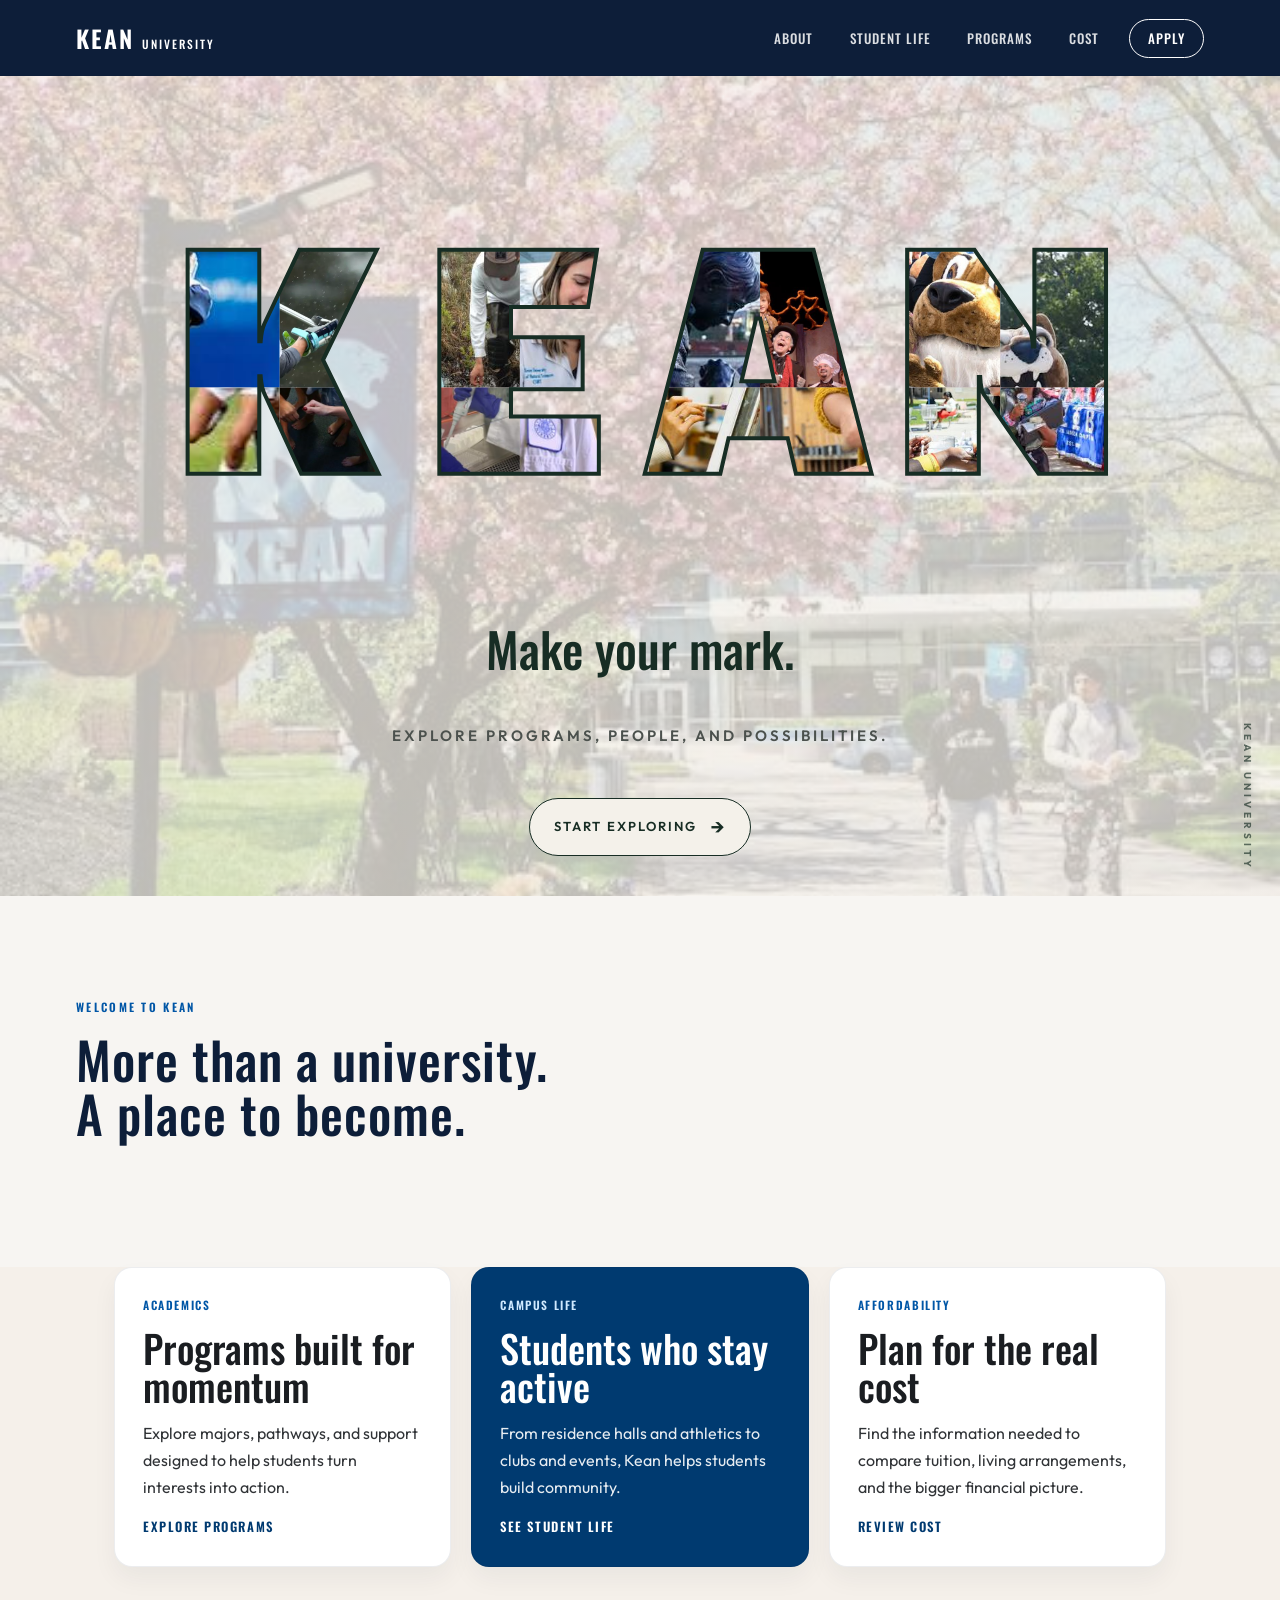
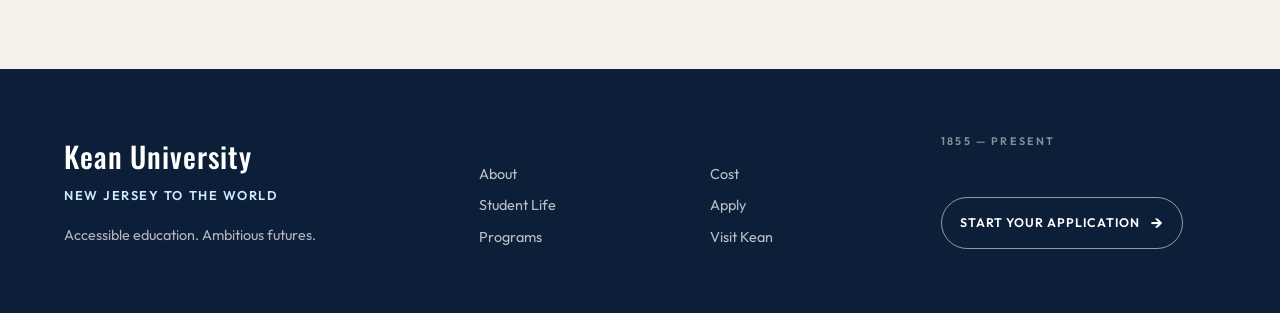
<file: index.html>
<!doctype html>
<html lang="en" data-bs-theme="light">
<head>
    <title>Kean University</title>
    <meta charset="utf-8">
    <meta name="viewport" content="width=device-width, initial-scale=1">
    <link href="https://cdn.jsdelivr.net/npm/bootstrap@5.3.8/dist/css/bootstrap.min.css" rel="stylesheet" integrity="sha384-sRIl4kxILFvY47J16cr9ZwB07vP4J8+LH7qKQnuqkuIAvNWLzeN8tE5YBujZqJLB" crossorigin="anonymous">
    <link rel="preconnect" href="https://fonts.googleapis.com">
    <link rel="preconnect" href="https://fonts.gstatic.com" crossorigin>
    <link href="https://fonts.googleapis.com/css2?family=Outfit:wght@400;500;600;700&family=Oswald:wght@400;500;600;700&display=swap" rel="stylesheet">
    <link rel="preconnect" href="https://fonts.googleapis.com">
<link rel="preconnect" href="https://fonts.gstatic.com" crossorigin>
<link href="https://fonts.googleapis.com/css2?family=Changa+One&family=Oswald:wght@400;500;600;700&family=Outfit:wght@400;500;600;700&display=swap" rel="stylesheet">
    <link rel="stylesheet" href="styles.css">
</head>
<body class="home-page">

<header>
    <nav class="navbar navbar-expand-lg navbar-dark sticky-top" aria-label="Main navigation">
        <div class="container-fluid">

            <a class="navbar-brand" href="index.html">
                <span class="site-wordmark">
                    KEAN <small>UNIVERSITY</small>
                </span>
            </a>

            <button
                class="navbar-toggler"
                type="button"
                data-bs-toggle="collapse"
                data-bs-target="#mainNav"
                aria-controls="mainNav"
                aria-expanded="false"
                aria-label="Toggle navigation"
            >
                <span class="navbar-toggler-icon"></span>
            </button>

            <div class="collapse navbar-collapse" id="mainNav">
                <ul class="navbar-nav ms-auto">

                    <li class="nav-item">
                        <a class="nav-link" href="about.html">About</a>
                    </li>

                    <li class="nav-item">
                        <a class="nav-link" href="studentLife.html">Student Life</a>
                    </li>

                    <li class="nav-item">
                        <a class="nav-link" href="programs.html">Programs</a>
                    </li>

                    <li class="nav-item">
                        <a class="nav-link" href="admissions.html">Cost</a>
                    </li>

                    <li class="nav-item">
                        <a
                            class="nav-link apply-link"
                            href="https://www.kean.edu/apply-now"
                            target="_blank"
                            rel="noopener noreferrer"
                        >
                            Apply
                        </a>
                    </li>

                </ul>
            </div>

        </div>
    </nav>
</header>


    <main>
        <section class="hero">
            <div class="hero-content">
                <h1 class="hero-title" aria-label="KEAN">
                    <span class="hero-letter" data-letter="K" data-label="ATHLETICS">
                        <span class="letter-photo photo-1">K</span>
                        <span class="letter-photo photo-2">K</span>
                        <span class="letter-photo photo-3">K</span>
                        <span class="letter-photo photo-4">K</span>
                    </span>
                    <span class="hero-letter" data-letter="E" data-label="SCIENCE">
                        <span class="letter-photo photo-1">E</span>
                        <span class="letter-photo photo-2">E</span>
                        <span class="letter-photo photo-3">E</span>
                        <span class="letter-photo photo-4">E</span>
                    </span>
                    <span class="hero-letter" data-letter="A" data-label="ARTS">
                        <span class="letter-photo photo-1">A</span>
                        <span class="letter-photo photo-2">A</span>
                        <span class="letter-photo photo-3">A</span>
                        <span class="letter-photo photo-4">A</span>
                    </span>
                    <span class="hero-letter" data-letter="N" data-label="STUDENT LIFE">
                        <span class="letter-photo photo-1">N</span>
                        <span class="letter-photo photo-2">N</span>
                        <span class="letter-photo photo-3">N</span>
                        <span class="letter-photo photo-4">N</span>
                    </span>
                </h1>

                <p class="hero-tagline">Make your mark.</p>
                <p class="hero-subtitle">Explore programs, people, and possibilities.</p>
                <a href="about.html" class="hero-button">Start Exploring <span>→</span></a>
            </div>
        </section>

        <section class="home-intro" id="explore">
            <div class="container">
                <p class="section-label">Welcome to Kean</p>
                <h2>More than a university.<br>A place to become.</h2>
           
            </div>
        </section>

        <section class="home-feature-grid">
            <article class="home-feature-card">
                <span class="home-feature-badge">Academics</span>
                <h3>Programs built for momentum</h3>
                <p>Explore majors, pathways, and support designed to help students turn interests into action.</p>
                <a href="programs.html">Explore programs</a>
            </article>
            <article class="home-feature-card alt">
                <span class="home-feature-badge">Campus life</span>
                <h3>Students who stay active</h3>
                <p>From residence halls and athletics to clubs and events, Kean helps students build community.</p>
                <a href="studentLife.html">See student life</a>
            </article>
            <article class="home-feature-card">
                <span class="home-feature-badge">Affordability</span>
                <h3>Plan for the real cost</h3>
                <p>Find the information needed to compare tuition, living arrangements, and the bigger financial picture.</p>
                <a href="admissions.html">Review cost</a>
            </article>
        </section>
    </main>

    <footer class="site-footer">
        <div class="site-footer-brand"><strong>Kean University</strong><span>New Jersey to the world</span><p>Accessible education. Ambitious futures.</p></div>
        <div class="site-footer-column"><h2>Explore</h2><nav aria-label="Footer navigation"><a href="about.html">About</a><a href="studentLife.html">Student Life</a><a href="programs.html">Programs</a></nav></div>
        <div class="site-footer-column"><h2>Plan</h2><nav aria-label="Planning navigation"><a href="admissions.html">Cost</a><a href="https://www.kean.edu/apply-now" target="_blank">Apply</a><a href="index.html#explore">Visit Kean</a></nav></div>
        <div class="site-footer-meta"><small>1855 — PRESENT</small><a href="https://www.kean.edu/apply-now" target="_blank">Start your application <span aria-hidden="true">→</span></a></div>
    </footer>

    <script src="https://cdn.jsdelivr.net/npm/bootstrap@5.3.8/dist/js/bootstrap.bundle.min.js" integrity="sha384-FKyoEForCGlyvwx9Hj09JcYn3nv7wiPVlz7YYwJrWVcXK/BmnVDxM+D2scQbITxI" crossorigin="anonymous"></script>
    <script src="script.js"></script>
</body>
</html>
</file>
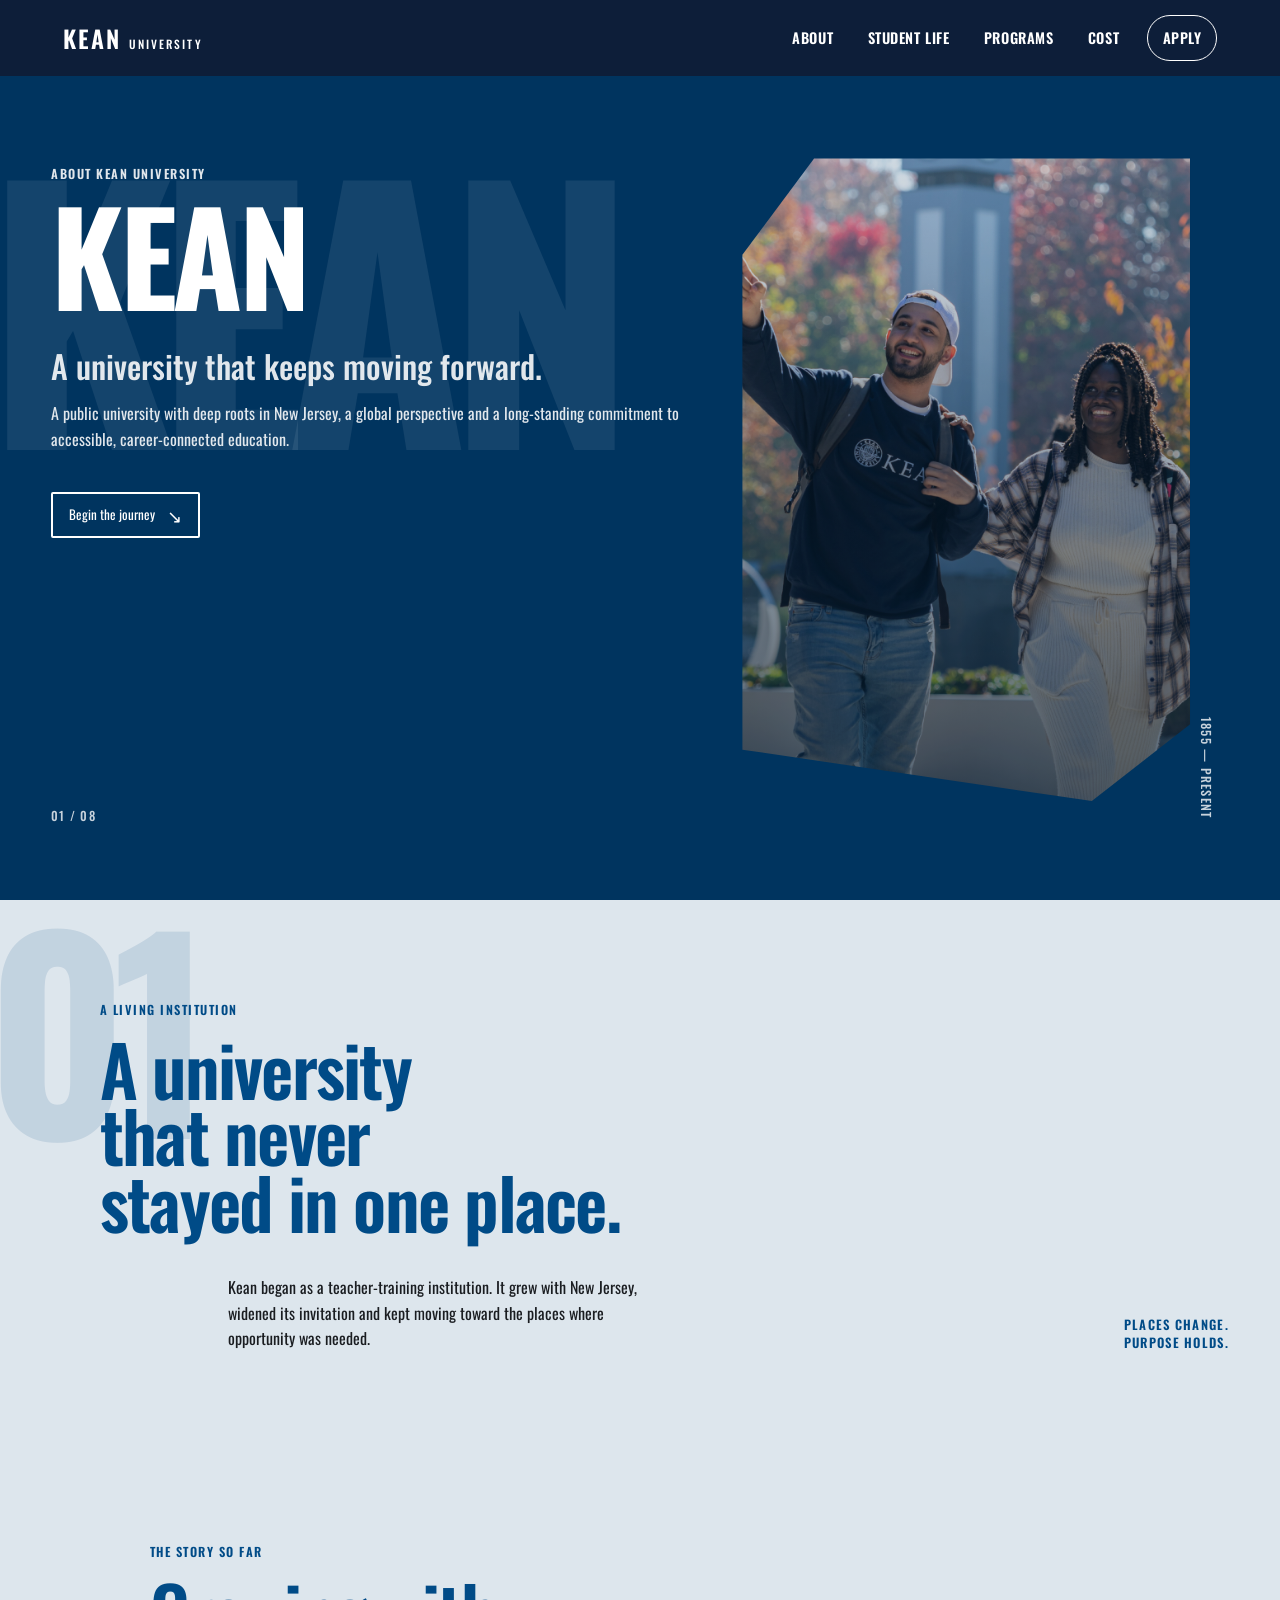
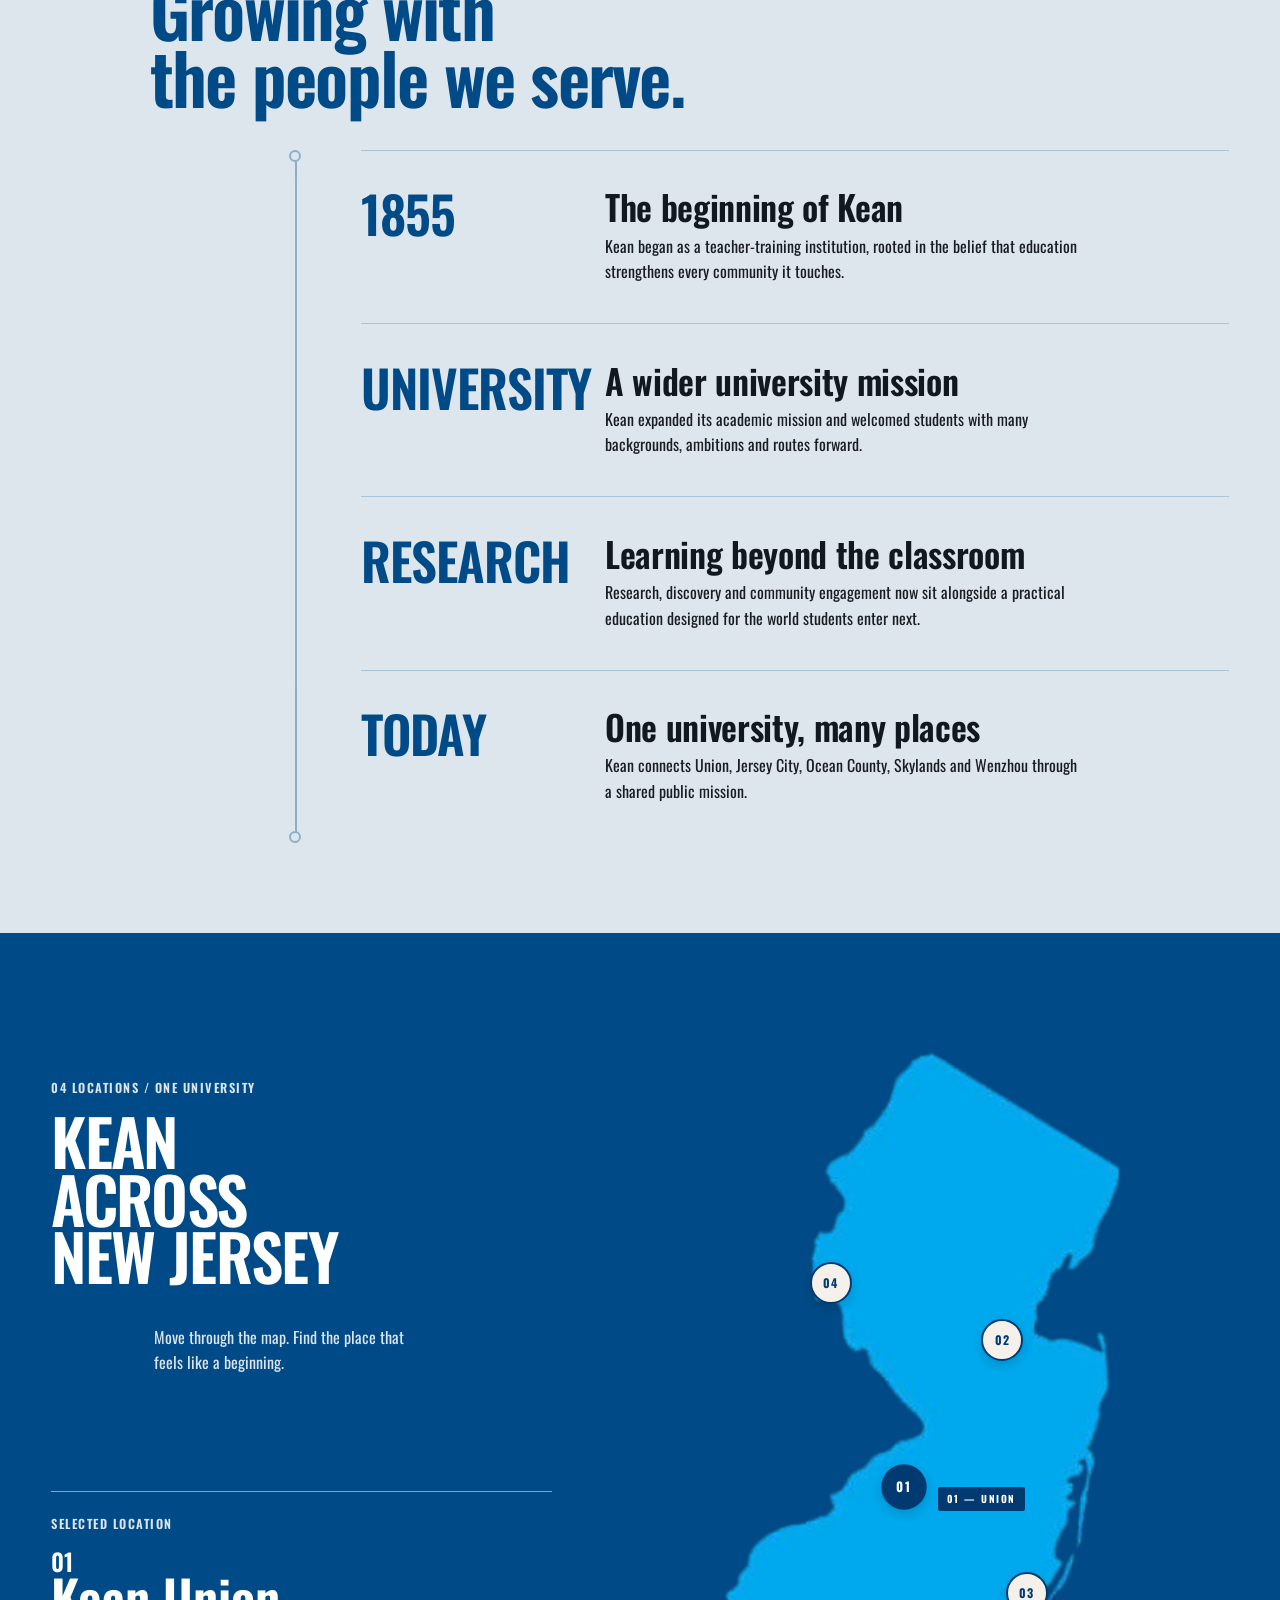
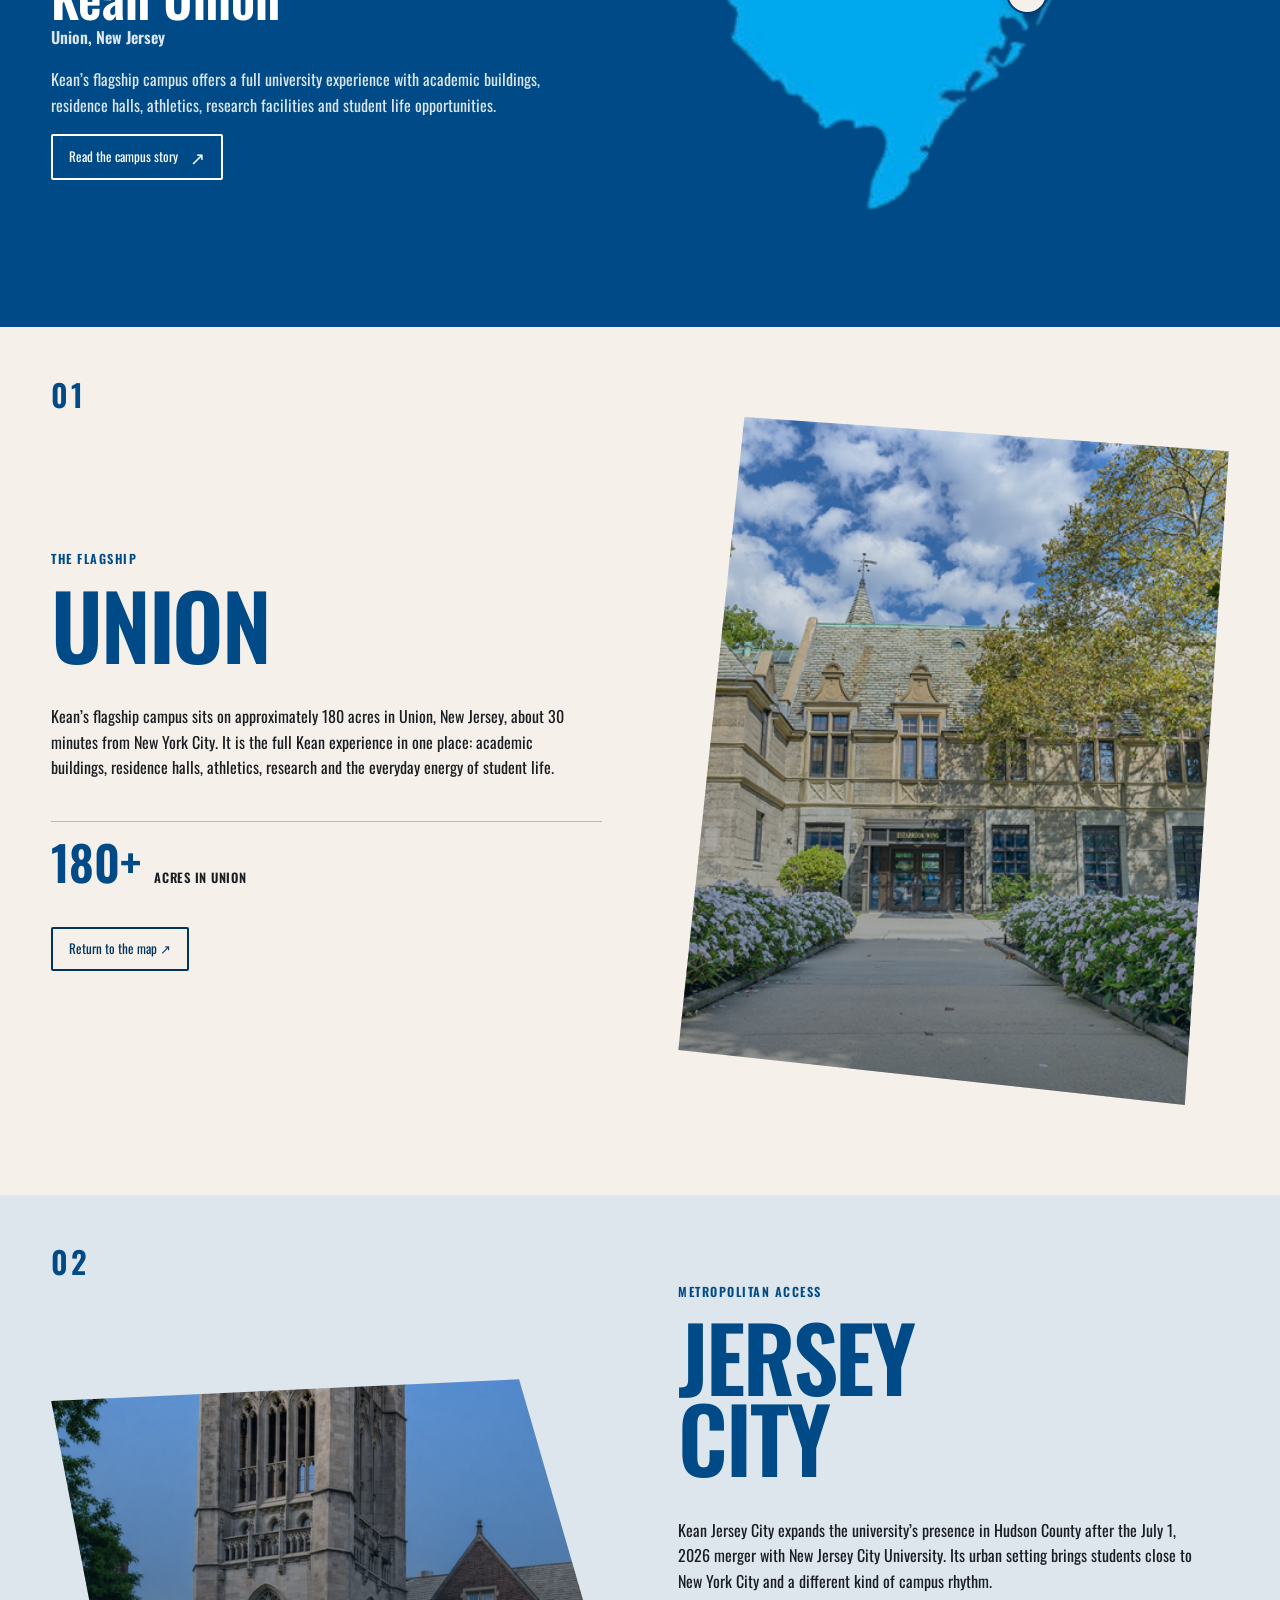
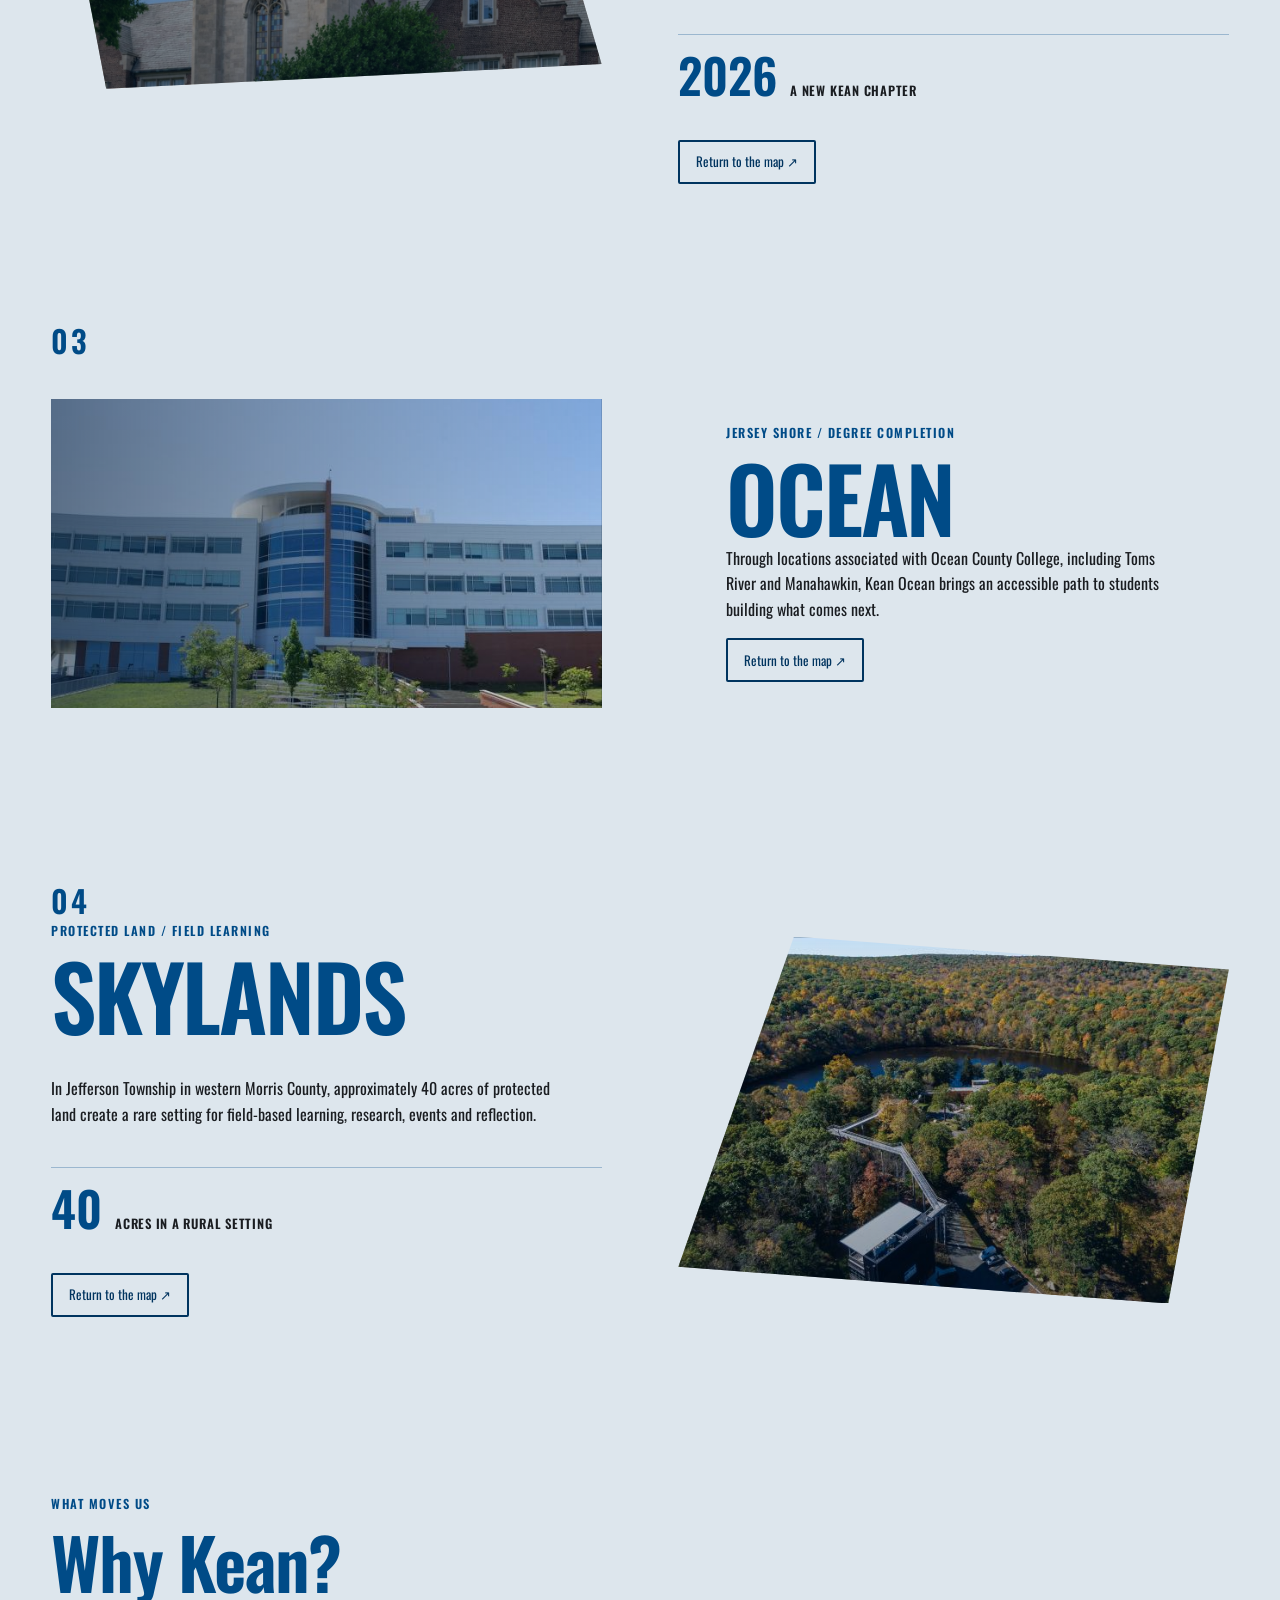
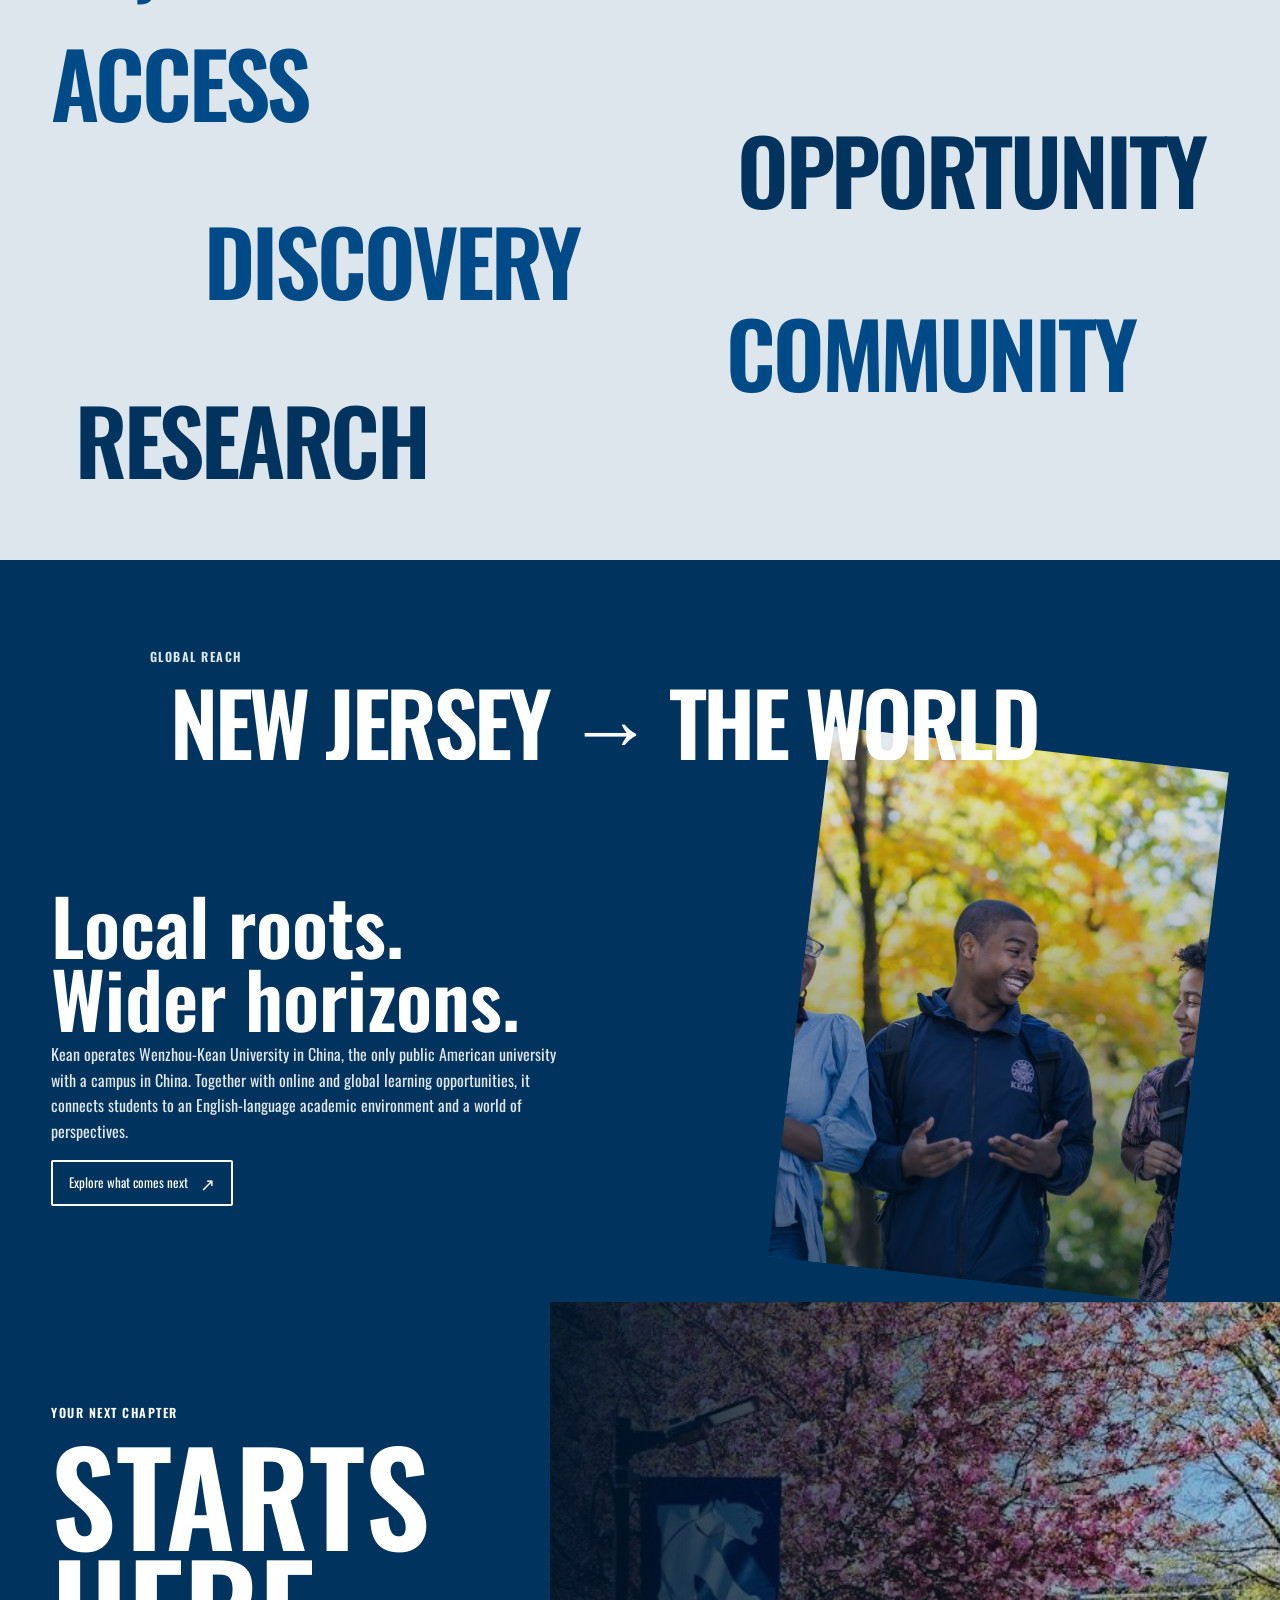
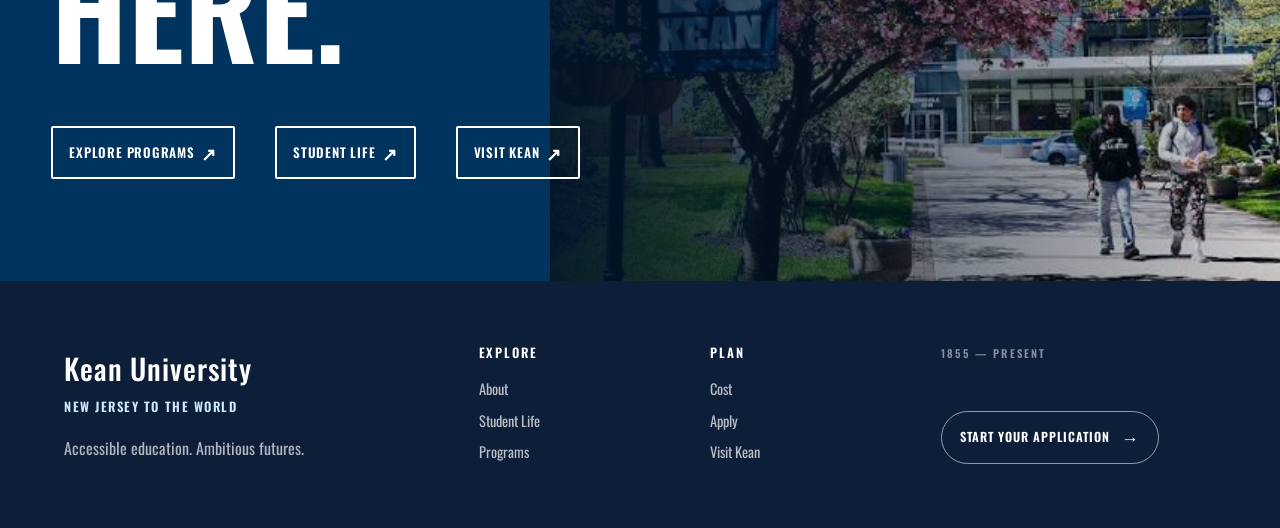
<file: about.html>
<!doctype html>
<html lang="en" data-bs-theme="light">
<head>
    <title>About Kean University | Kean University</title>
    <meta charset="utf-8">
    <meta name="viewport" content="width=device-width, initial-scale=1">
    <link href="https://cdn.jsdelivr.net/npm/bootstrap@5.3.8/dist/css/bootstrap.min.css" rel="stylesheet" integrity="sha384-sRIl4kxILFvY47J16cr9ZwB07vP4J8+LH7qKQnuqkuIAvNWLzeN8tE5YBujZqJLB" crossorigin="anonymous">
    <link rel="preconnect" href="https://fonts.googleapis.com">
    <link rel="preconnect" href="https://fonts.gstatic.com" crossorigin>
    <link href="https://fonts.googleapis.com/css2?family=Outfit:wght@400;500;600;700&family=Oswald:wght@400;500;600;700&display=swap" rel="stylesheet">
    <link rel="stylesheet" href="styles.css">
    <link rel="stylesheet" href="about.css">
</head>
<body class="about-page">

<header>
    <nav class="navbar navbar-expand-lg navbar-dark sticky-top" aria-label="Main navigation">
        <div class="container-fluid">

            <a class="navbar-brand" href="index.html">
                <span class="site-wordmark">
                    KEAN <small>UNIVERSITY</small>
                </span>
            </a>

            <button
                class="navbar-toggler"
                type="button"
                data-bs-toggle="collapse"
                data-bs-target="#mainNav"
                aria-controls="mainNav"
                aria-expanded="false"
                aria-label="Toggle navigation"
            >
                <span class="navbar-toggler-icon"></span>
            </button>

            <div class="collapse navbar-collapse" id="mainNav">
                <ul class="navbar-nav ms-auto">

                    <li class="nav-item">
                        <a class="nav-link" href="about.html">About</a>
                    </li>

                    <li class="nav-item">
                        <a class="nav-link" href="studentLife.html">Student Life</a>
                    </li>

                    <li class="nav-item">
                        <a class="nav-link" href="programs.html">Programs</a>
                    </li>

                    <li class="nav-item">
                        <a class="nav-link" href="admissions.html">Cost</a>
                    </li>

                    <li class="nav-item">
                        <a
                            class="nav-link apply-link"
                            href="https://www.kean.edu/apply-now"
                            target="_blank"
                            rel="noopener noreferrer"
                        >
                            Apply
                        </a>
                    </li>

                </ul>
            </div>

        </div>
    </nav>
</header>


<main class="about-page">
<section class="editorial-hero"><div class="hero-ghost">KEAN</div><div class="hero-image" aria-hidden="true"></div><div class="hero-frame"><p class="eyebrow">About Kean University</p><h1>KEAN</h1><p class="hero-line">A university that keeps moving forward.</p><p class="hero-copy">A public university with deep roots in New Jersey, a global perspective and a long-standing commitment to accessible, career-connected education.</p><a href="#map" class="hero-link">Begin the journey <span>↘</span></a></div><p class="hero-date">1855 — PRESENT</p><p class="hero-index">01 / 08</p></section>
<section class="interruption"><span class="section-number">01</span><div class="interruption-copy reveal"><p class="eyebrow">A living institution</p><h2>A university<br>that never<br>stayed in one place.</h2><p>Kean began as a teacher-training institution. It grew with New Jersey, widened its invitation and kept moving toward the places where opportunity was needed.</p></div><div class="interruption-note">Places change.<br>Purpose holds.</div></section>
<section class="history-track"><div class="history-heading reveal"><p class="eyebrow">The story so far</p><h2>Growing with<br>the people we serve.</h2></div><div class="history-timeline"><div class="history-line" aria-hidden="true"></div><div class="history-stops"><article class="history-stop history-stop-one reveal"><span class="history-year">1855    </span><div><h3>The beginning of Kean</h3><p>Kean began as a teacher-training institution, rooted in the belief that education strengthens every community it touches.</p></div></article><article class="history-stop history-stop-two reveal"><span class="history-year">UNIVERSITY                    </span><div><h3>                  A wider university mission</h3><p>Kean expanded its academic mission and welcomed students with many backgrounds, ambitions and routes forward.</p></div></article><article class="history-stop history-stop-three reveal"><span class="history-year">RESEARCH    </span><div><h3>Learning beyond the classroom</h3><p>Research, discovery and community engagement now sit alongside a practical education designed for the world students enter next.</p></div></article><article class="history-stop history-stop-four reveal"><span class="history-year">TODAY</span><div><h3>One university, many places</h3><p>Kean connects Union, Jersey City, Ocean County, Skylands and Wenzhou through a shared public mission.</p></div></article></div></div></section>
<section class="map-moment" id="map"><div class="map-heading reveal"><p class="eyebrow">04 locations / one university</p><h2>KEAN<br>ACROSS<br>NEW JERSEY</h2><p>Move through the map. Find the place that feels like a beginning.</p></div><div class="map-stage reveal"><div class="nj-map-wrapper"><img src="nj-map.png" class="nj-map-image" alt="Outline map of New Jersey showing Kean campus locations"><button class="map-pin union-pin is-active" type="button" data-campus="union" aria-label="Select Kean Union"><span class="pin-core">01</span><span class="pin-label">01 — UNION</span></button><button class="map-pin jersey-city-pin" type="button" data-campus="jersey-city" aria-label="Select Kean Jersey City"><span class="pin-core">02</span><span class="pin-label">02 — JERSEY CITY</span></button><button class="map-pin ocean-pin" type="button" data-campus="ocean" aria-label="Select Kean Ocean"><span class="pin-core">03</span><span class="pin-label">03 — OCEAN</span></button><button class="map-pin skylands-pin" type="button" data-campus="skylands" aria-label="Select Kean Skylands"><span class="pin-core">04</span><span class="pin-label">04 — SKYLANDS</span></button></div><aside class="map-detail" aria-live="polite"><p class="eyebrow">Selected location</p><div class="detail-count" id="preview-count">01</div><h3 id="preview-name">Kean Union</h3><p class="preview-location" id="preview-location">Union, New Jersey</p><p id="preview-description">Kean’s flagship campus offers a full university experience with academic buildings, residence halls, athletics, research facilities and student life opportunities.</p><button type="button" class="detail-link preview-button" data-target="union">Read the campus story <span>↗</span></button></aside></div></section>
<section class="campus-story story-union" id="union"><div class="story-number">01</div><div class="story-photo photo-union"></div><div class="story-copy reveal"><p class="eyebrow">The flagship</p><h2>UNION</h2><p>Kean’s flagship campus sits on approximately 180 acres in Union, New Jersey, about 30 minutes from New York City. It is the full Kean experience in one place: academic buildings, residence halls, athletics, research and the everyday energy of student life.</p><div class="story-fact"><strong>180+</strong><span>acres in Union</span></div><button type="button" class="map-back" data-target="#map">Return to the map ↗</button></div></section>
<section class="campus-story story-jersey" id="jersey-city"><div class="story-number">02</div><div class="story-copy reveal"><p class="eyebrow">Metropolitan access</p><h2>JERSEY<br>CITY</h2><p>Kean Jersey City expands the university’s presence in Hudson County after the July 1, 2026 merger with New Jersey City University. Its urban setting brings students close to New York City and a different kind of campus rhythm.</p><div class="story-fact"><strong>2026</strong><span>a new Kean chapter</span></div><button type="button" class="map-back" data-target="#map">Return to the map ↗</button></div><div class="story-photo photo-jersey"></div></section>
<section class="campus-story story-ocean" id="ocean"><div class="story-number">03</div><div class="ocean-photo story-photo"></div><div class="ocean-overlay"><p class="eyebrow">Jersey Shore / degree completion</p><h2>OCEAN</h2><p>Through locations associated with Ocean County College, including Toms River and Manahawkin, Kean Ocean brings an accessible path to students building what comes next.</p><button type="button" class="map-back" data-target="#map">Return to the map ↗</button></div></section>
<section class="campus-story story-skylands" id="skylands"><div class="skylands-mark story-number">04</div><div class="story-copy reveal"><p class="eyebrow">Protected land / field learning</p><h2>SKYLANDS</h2><p>In Jefferson Township in western Morris County, approximately 40 acres of protected land create a rare setting for field-based learning, research, events and reflection.</p><div class="story-fact"><strong>40</strong><span>acres in a rural setting</span></div><button type="button" class="map-back" data-target="#map">Return to the map ↗</button></div><div class="skylands-photo story-photo"></div></section>
<section class="why-kean-type"><div class="why-type-heading reveal"><p class="eyebrow">What moves us</p><h2>Why Kean?</h2></div><div class="word-field" aria-label="Kean values"><span class="word word-access reveal">ACCESS</span><span class="word word-opportunity reveal">OPPORTUNITY</span><span class="word word-discovery reveal">DISCOVERY</span><span class="word word-community reveal">COMMUNITY</span><span class="word word-research reveal">RESEARCH</span></div></section>
<section class="global-reach"><div class="global-giant reveal"><p class="eyebrow">Global reach</p><h2 class="arrow">NEW JERSEY → THE WORLD</h2></div><div class="global-content reveal"><h2>Local roots.<br>Wider horizons.</h2><p>Kean operates Wenzhou-Kean University in China, the only public American university with a campus in China. Together with online and global learning opportunities, it connects students to an English-language academic environment and a world of perspectives.</p><a href="programs.html" class="detail-link">Explore what comes next <span>↗</span></a></div><div class="global-photo"></div></section>
<section class="final-statement"><div class="final-image"></div><div class="final-copy reveal"><p class="eyebrow">Your next chapter</p><h2>STARTS<br>HERE.</h2><div class="final-links"><a href="programs.html">Explore Programs <span>↗</span></a><a href="studentLife.html">Student Life <span>↗</span></a><a href="index.html">Visit Kean <span>↗</span></a></div></div></section>
</main>
<footer class="site-footer"><div class="site-footer-brand"><strong>Kean University</strong><span>New Jersey to the world</span><p>Accessible education. Ambitious futures.</p></div><div class="site-footer-column"><h2>Explore</h2><nav aria-label="Footer navigation"><a href="https://www.kean.edu/apply-now" target="_blank">About</a><a href="studentLife.html">Student Life</a><a href="programs.html">Programs</a></nav></div><div class="site-footer-column"><h2>Plan</h2><nav aria-label="Planning navigation"><a href="admissions.html">Cost</a><a href="https://www.kean.edu/apply-now" target="_blank">Apply</a><a href="index.html#explore">Visit Kean</a></nav></div><div class="site-footer-meta"><small>1855 — PRESENT</small><a href="https://www.kean.edu/apply-now" target="_blank">Start your application <span aria-hidden="true">→</span></a></div></footer>
<script src="https://cdn.jsdelivr.net/npm/bootstrap@5.3.8/dist/js/bootstrap.bundle.min.js" integrity="sha384-FKyoEForCGlyvwx9Hj09JcYn3nv7wiPVlz7YYwJrWVcXK/BmnVDxM+D2scQbITxI" crossorigin="anonymous"></script><script src="script.js"></script>
</body>
</html>
</file>
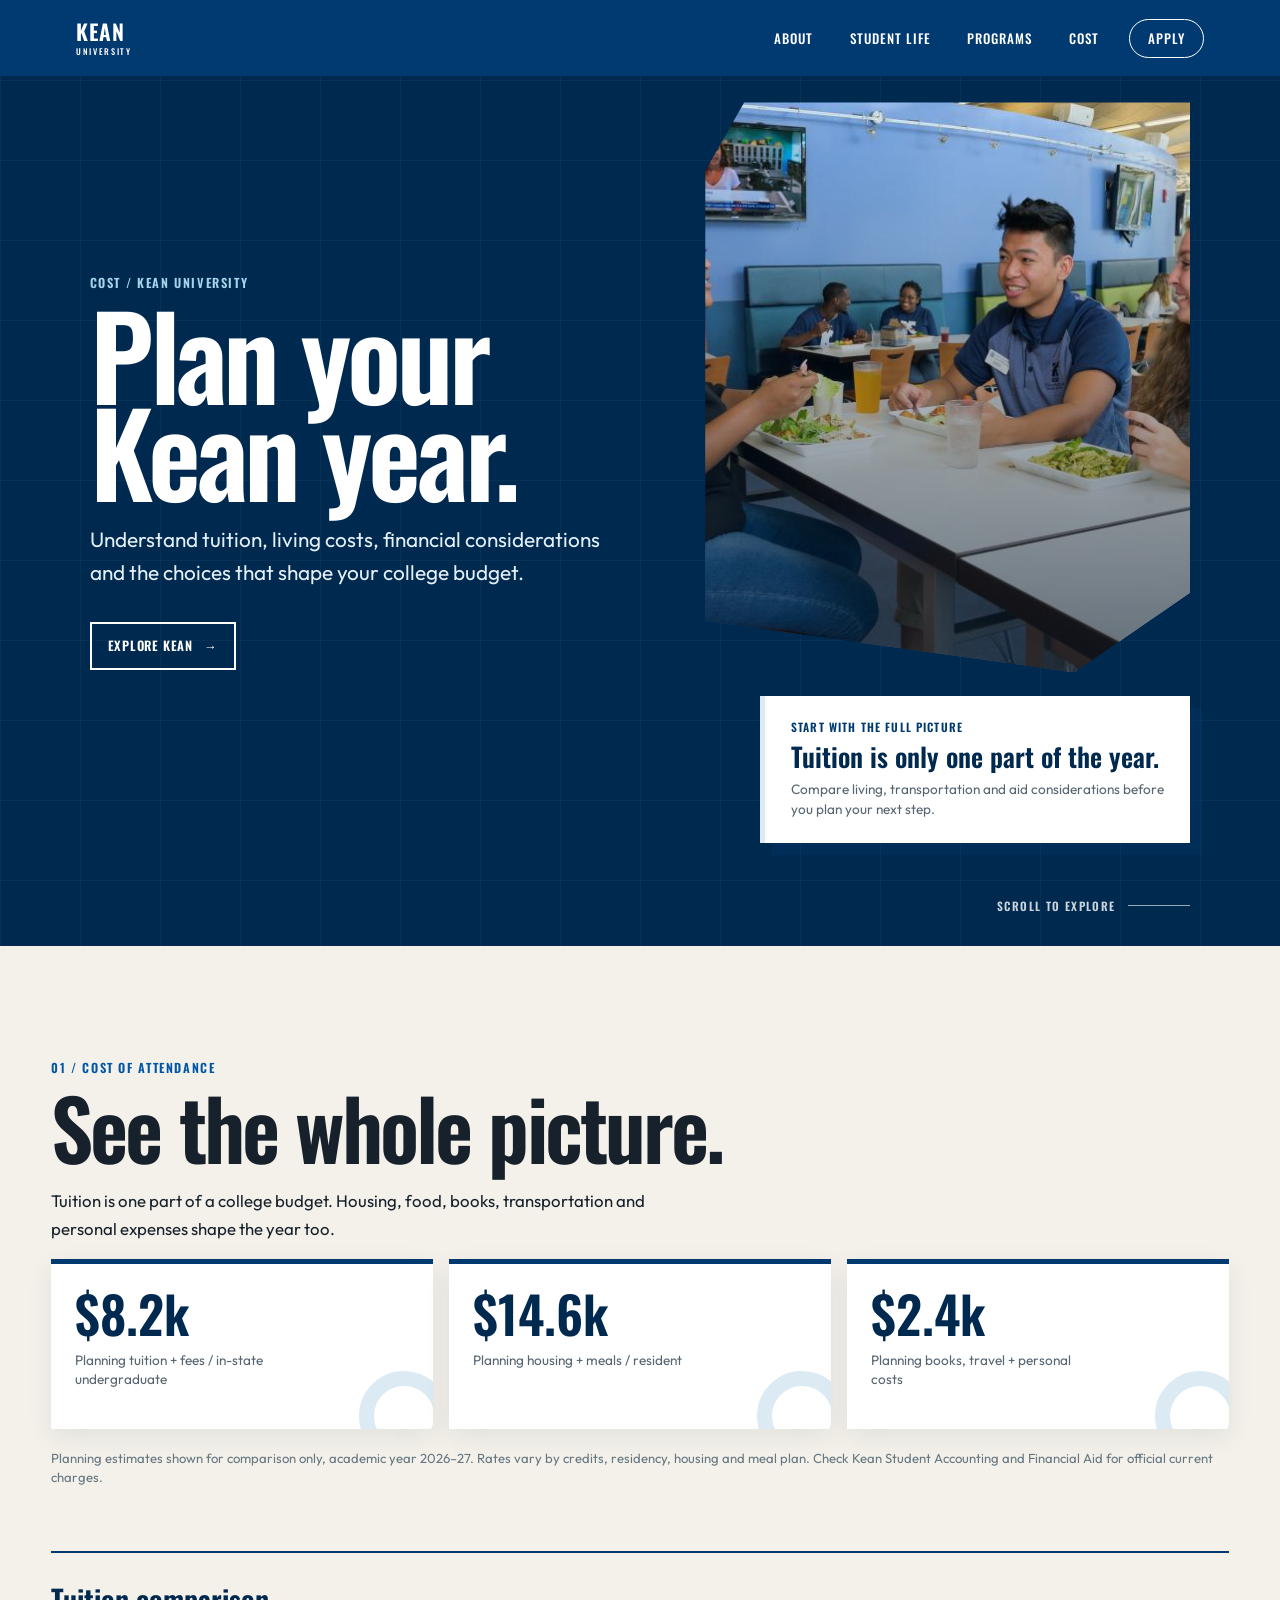
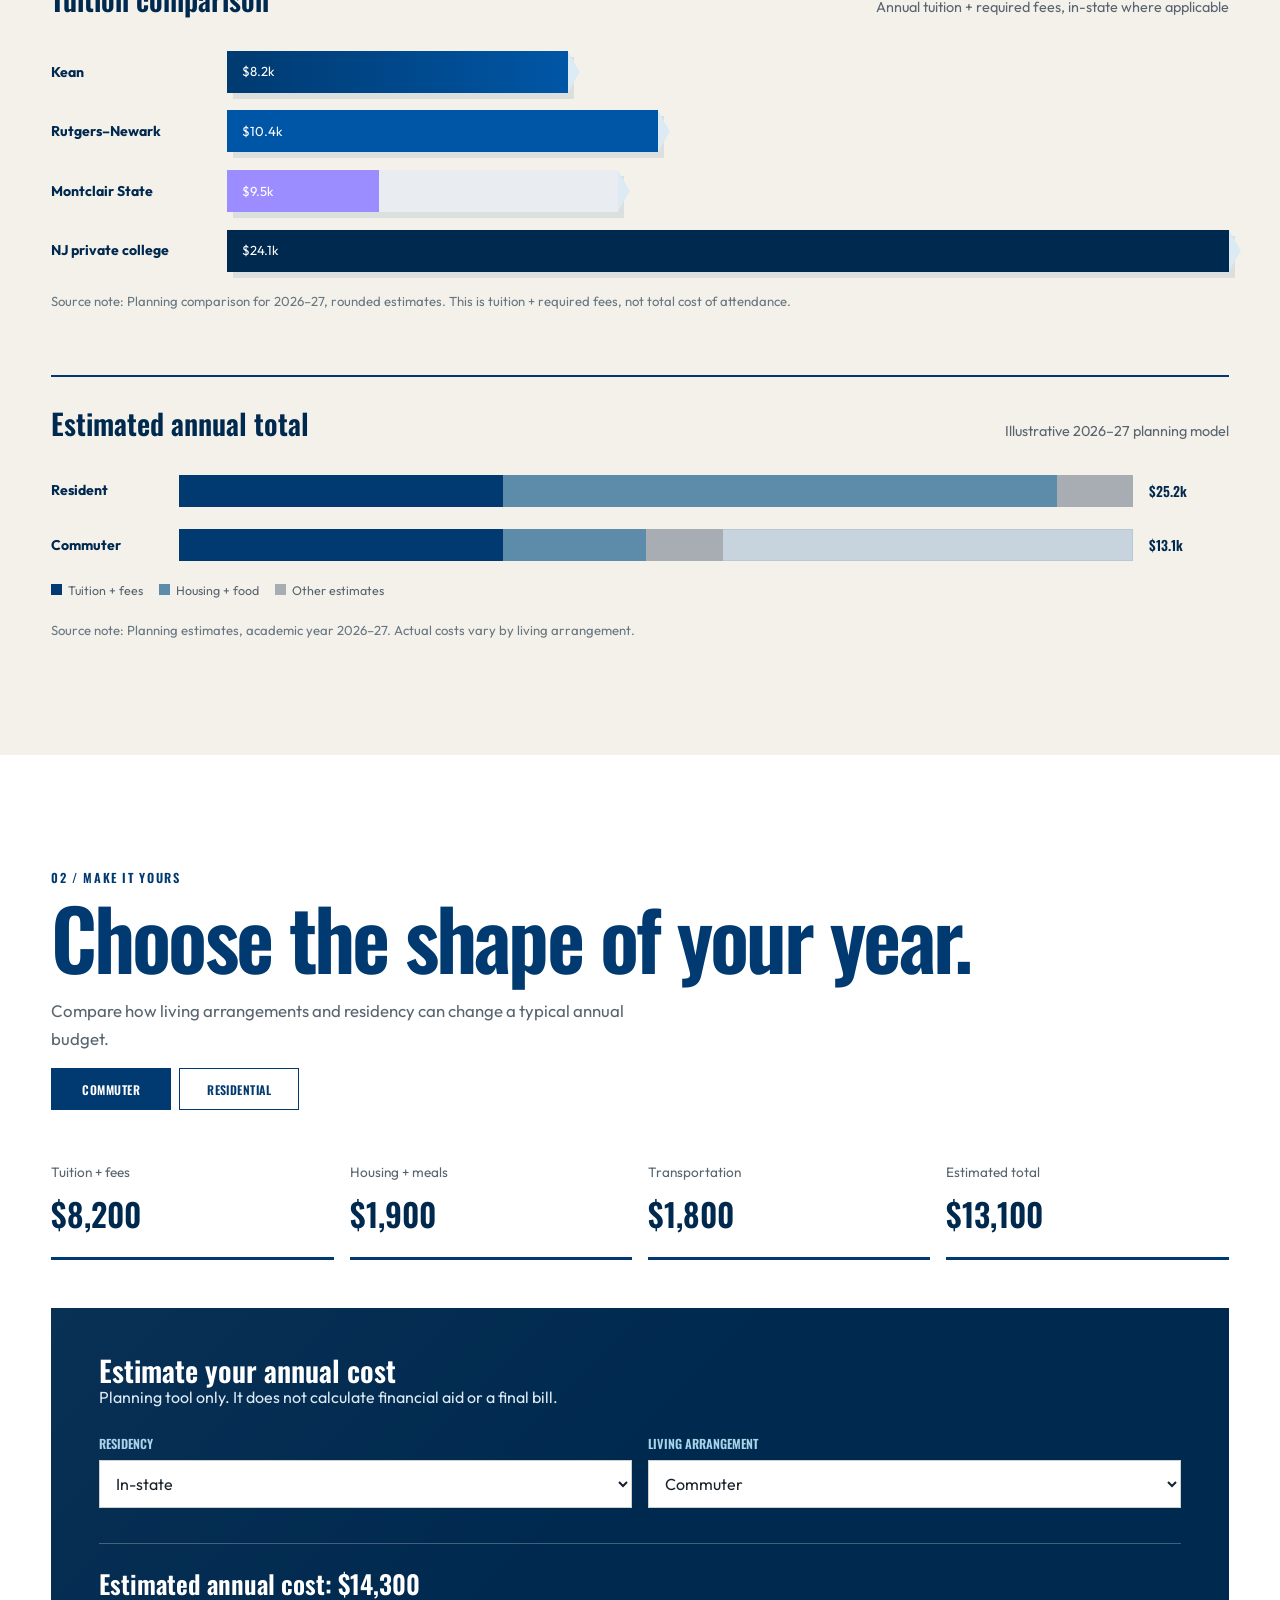
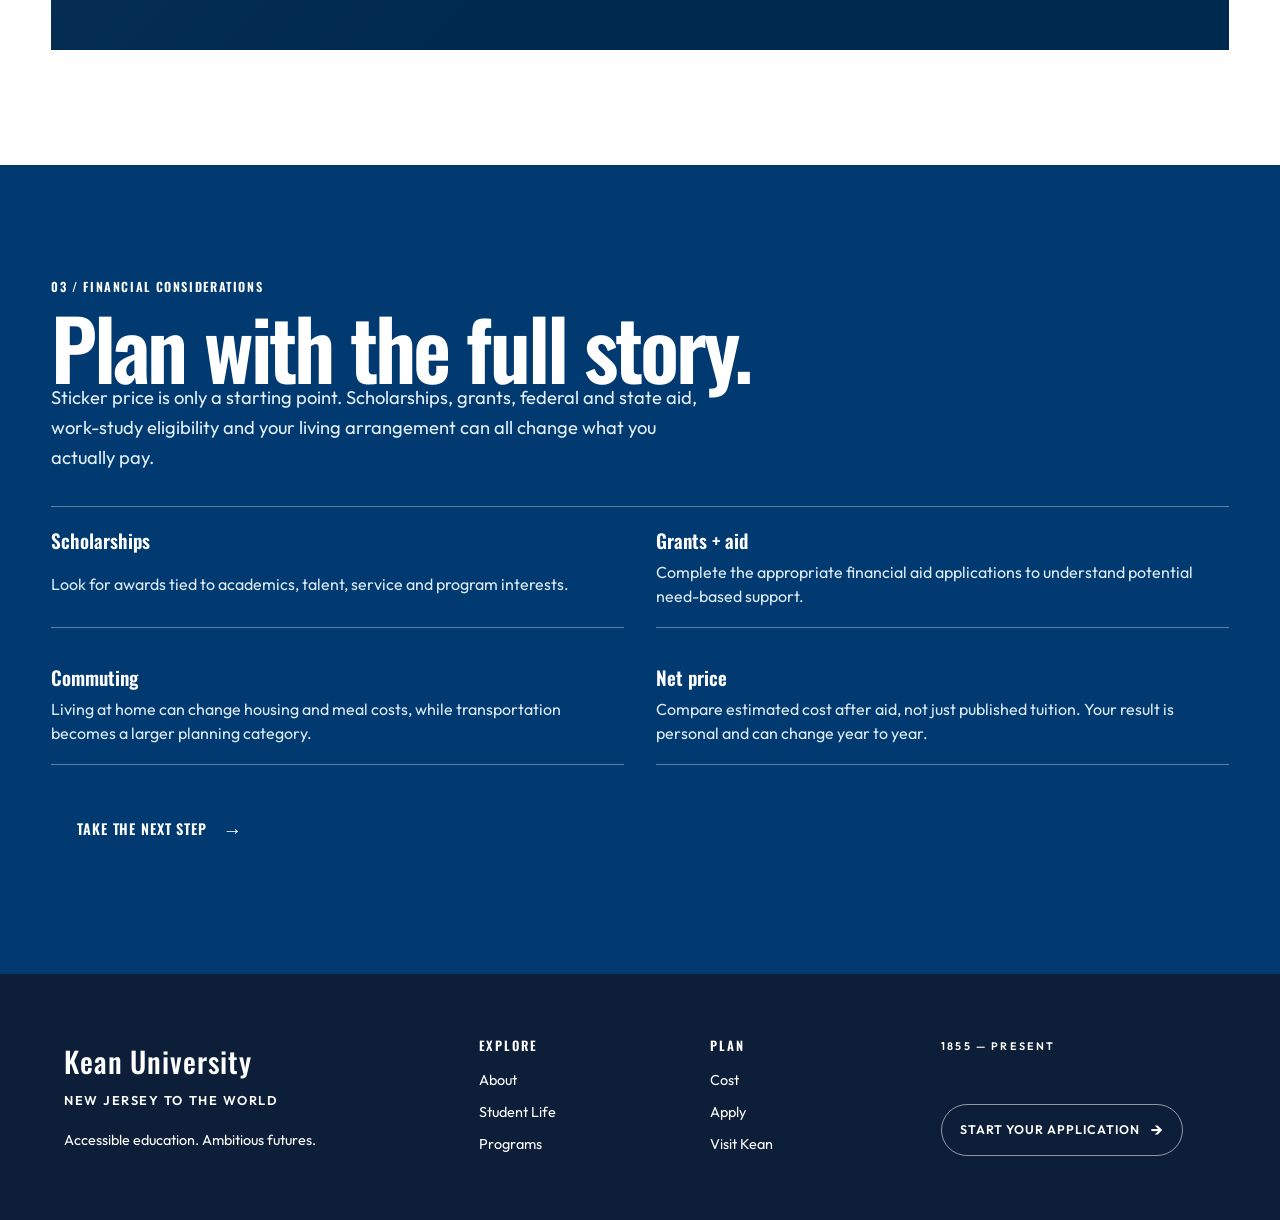
<file: admissions.html>
<!doctype html>

<html lang="en" data-bs-theme="light">

<head>


<title>Kean University</title>

<meta charset="utf-8">
<meta name="viewport" content="width=device-width, initial-scale=1">

<!-- Bootstrap CSS v5.3.8 -->
<link
    href="https://cdn.jsdelivr.net/npm/bootstrap@5.3.8/dist/css/bootstrap.min.css"
    rel="stylesheet"
    integrity="sha384-sRIl4kxILFvY47J16cr9ZwB07vP4J8+LH7qKQnuqkuIAvNWLzeN8tE5YBujZqJLB"
    crossorigin="anonymous">
<link rel="preconnect" href="https://fonts.googleapis.com">
<link rel="preconnect" href="https://fonts.gstatic.com" crossorigin>
<link href="https://fonts.googleapis.com/css2?family=Outfit:wght@400;500;600;700&family=Oswald:wght@400;500;600;700&display=swap" rel="stylesheet">
<link rel="stylesheet" href="styles.css">
<link rel="stylesheet" href="programs.css">
<link rel="stylesheet" href="cost.css">

</head>

<body class="programs-page cost-page">


<!-- STICKY NAVBAR -->

<header>
    <nav class="navbar navbar-expand-lg navbar-dark sticky-top" aria-label="Main navigation">
        <div class="container-fluid">

            <a class="navbar-brand" href="index.html">
                <span class="site-wordmark">
                    KEAN <small>UNIVERSITY</small>
                </span>
            </a>

            <button
                class="navbar-toggler"
                type="button"
                data-bs-toggle="collapse"
                data-bs-target="#mainNav"
                aria-controls="mainNav"
                aria-expanded="false"
                aria-label="Toggle navigation"
            >
                <span class="navbar-toggler-icon"></span>
            </button>

            <div class="collapse navbar-collapse" id="mainNav">
                <ul class="navbar-nav ms-auto">

                    <li class="nav-item">
                        <a class="nav-link" href="about.html">About</a>
                    </li>

                    <li class="nav-item">
                        <a class="nav-link" href="studentLife.html">Student Life</a>
                    </li>

                    <li class="nav-item">
                        <a class="nav-link" href="programs.html">Programs</a>
                    </li>

                    <li class="nav-item">
                        <a class="nav-link" href="admissions.html">Cost</a>
                    </li>

                    <li class="nav-item">
                        <a
                            class="nav-link apply-link"
                            href="https://www.kean.edu/apply-now"
                            target="_blank"
                            rel="noopener noreferrer"
                        >
                            Apply
                        </a>
                    </li>

                </ul>
            </div>

        </div>
    </nav>
</header>



<main>

    <!-- HERO -->
    <section class="hero">
        <div class="cost-hero-grid" aria-hidden="true"></div>

        <div class="hero-content">

            <p class="hero-label">COST / KEAN UNIVERSITY</p>

            <h1>
                Plan your<br>
                Kean year.
            </h1>

            <p class="hero-text">
                Understand tuition, living costs, financial considerations and the choices that shape your college budget.
            </p>

            <a href="#explore" class="hero-button">
                Explore Kean
                <span>→</span>
            </a>

        </div>

        <div class="hero-image"></div>

        <aside class="cost-hero-card">
            <p>Start with the full picture</p>
            <strong>Tuition is only one part of the year.</strong>
            <span>Compare living, transportation and aid considerations before you plan your next step.</span>
        </aside>

        <div class="hero-scroll">
            <span>SCROLL TO EXPLORE</span>
            <div class="scroll-line"></div>
        </div>

    </section>


  

    <section class="programs-section cost-overview" id="cost-overview">
        <div class="programs-section-intro"><p class="programs-kicker">01 / Cost of attendance</p><h2>See the whole picture.</h2><p>Tuition is one part of a college budget. Housing, food, books, transportation and personal expenses shape the year too.</p></div>
        <div class="cost-content"><div class="cost-facts"><div><strong>$8.2k</strong><span>Planning tuition + fees / in-state undergraduate</span></div><div><strong>$14.6k</strong><span>Planning housing + meals / resident</span></div><div><strong>$2.4k</strong><span>Planning books, travel + personal costs</span></div></div><p class="program-source">Planning estimates shown for comparison only, academic year 2026–27. Rates vary by credits, residency, housing and meal plan. Check Kean Student Accounting and Financial Aid for official current charges.</p>
            <div class="chart-block"><div class="chart-heading"><h3>Tuition comparison</h3><span>Annual tuition + required fees, in-state where applicable</span></div><div class="bar-chart"><div><b>Kean</b><i><span>$8.2k</span></i></div><div><b>Rutgers–Newark</b><i ><span>$10.4k</span></i></div><div><b>Montclair State</b><i><span>$9.5k</span></i></div><div><b>NJ private college</b><i><span>$24.1k</span></i></div></div><p class="program-source">Source note: Planning comparison for 2026–27, rounded estimates. This is tuition + required fees, not total cost of attendance.</p></div>
            <div class="chart-block"><div class="chart-heading"><h3>Estimated annual total</h3><span>Illustrative 2026–27 planning model</span></div><div class="stacked-chart"><div><b>Resident</b><i><span class="bar-tuition"></span><span class="bar-living"></span><span class="bar-other"></span></i><strong>$25.2k</strong></div><div><b>Commuter</b><i><span class="bar-tuition"></span><span class="bar-living commuter"></span><span class="bar-other"></span></i><strong>$13.1k</strong></div></div><div class="chart-legend"><span>Tuition + fees</span><span>Housing + food</span><span>Other estimates</span></div><p class="program-source">Source note: Planning estimates, academic year 2026–27. Actual costs vary by living arrangement.</p></div>
        </div>
    </section>

    <section class="programs-section cost-tools" id="cost-calculator"><div class="programs-section-intro"><p class="programs-kicker">02 / Make it yours</p><h2>Choose the shape of your year.</h2><p>Compare how living arrangements and residency can change a typical annual budget.</p></div><div class="cost-tool-content"><div class="living-toggle" role="group" aria-label="Choose living arrangement"><button class="living-option is-active" type="button" data-living="commuter">Commuter</button><button class="living-option" type="button" data-living="resident">Residential</button></div><div class="living-summary"><div><span>Tuition + fees</span><strong>$8,200</strong></div><div><span>Housing + meals</span><strong id="living-housing">$1,900</strong></div><div><span>Transportation</span><strong id="living-transport">$1,800</strong></div><div><span>Estimated total</span><strong id="living-total">$13,100</strong></div></div><div class="calculator"><h3>Estimate your annual cost</h3><p>Planning tool only. It does not calculate financial aid or a final bill.</p><div class="calculator-fields"><label>Residency<select id="residency"><option value="in">In-state</option><option value="out">Out-of-state</option></select></label><label>Living arrangement<select id="housing"><option value="commuter">Commuter</option><option value="resident">Residential</option></select></label></div><output id="estimate-output" aria-live="polite">Estimated annual cost: $13,100</output></div></div></section>

    <section class="programs-section affordability" id="financial-aid"><div class="programs-section-intro"><p class="programs-kicker">03 / Financial considerations</p><h2>Plan with the full story.</h2></div><div class="affordability-copy"><p>Sticker price is only a starting point. Scholarships, grants, federal and state aid, work-study eligibility and your living arrangement can all change what you actually pay.</p><div class="affordability-list"><div><b>Scholarships</b><span>Look for awards tied to academics, talent, service and program interests.</span></div><div><b>Grants + aid</b><span>Complete the appropriate financial aid applications to understand potential need-based support.</span></div><div><b>Commuting</b><span>Living at home can change housing and meal costs, while transportation becomes a larger planning category.</span></div><div><b>Net price</b><span>Compare estimated cost after aid, not just published tuition. Your result is personal and can change year to year.</span></div></div><a class="programs-button programs-button-dark" href="https://www.kean.edu/apply-now" target="_blank">Take the next step <span>→</span></a></div></section>

</main>


<footer class="site-footer"><div class="site-footer-brand"><strong>Kean University</strong><span>New Jersey to the world</span><p>Accessible education. Ambitious futures.</p></div><div class="site-footer-column"><h2>Explore</h2><nav aria-label="Footer navigation"><a href="about.html">About</a><a href="studentLife.html">Student Life</a><a href="programs.html">Programs</a></nav></div><div class="site-footer-column"><h2>Plan</h2><nav aria-label="Planning navigation"><a href="admissions.html">Cost</a><a href="https://www.kean.edu/apply-now" target="_blank">Apply</a><a href="index.html#explore">Visit Kean</a></nav></div><div class="site-footer-meta"><small>1855 — PRESENT</small><a href="https://www.kean.edu/apply-now" target="_blank">Start your application <span aria-hidden="true">→</span></a></div></footer>


<!-- Bootstrap JavaScript Bundle -->
<script
    src="https://cdn.jsdelivr.net/npm/bootstrap@5.3.8/dist/js/bootstrap.bundle.min.js"
    integrity="sha384-FKyoEForCGlyvwx9Hj09JcYn3nv7wiPVlz7YYwJrWVcXK/BmnVDxM+D2scQbITxI"
    crossorigin="anonymous">
</script>

<script src="script.js"></script>
<script src="programs.js"></script>



</body>

</html>
</file>
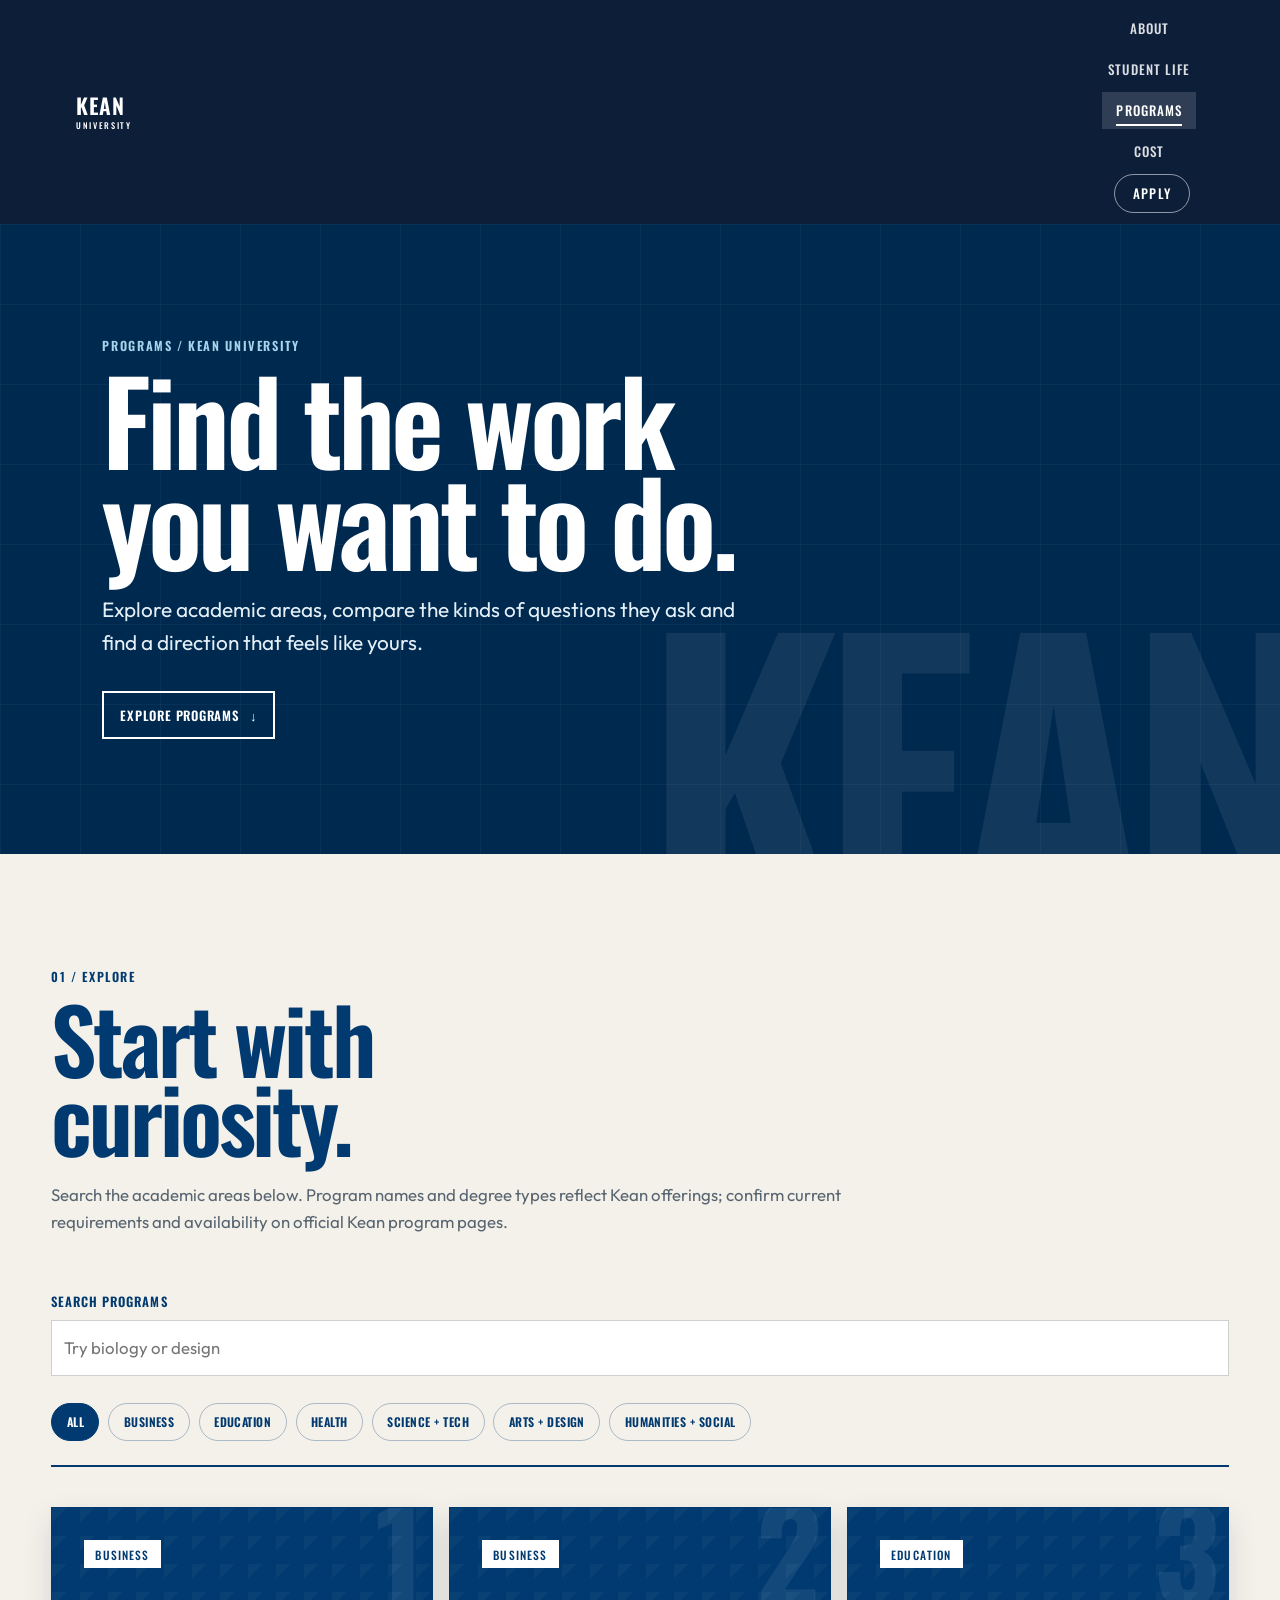
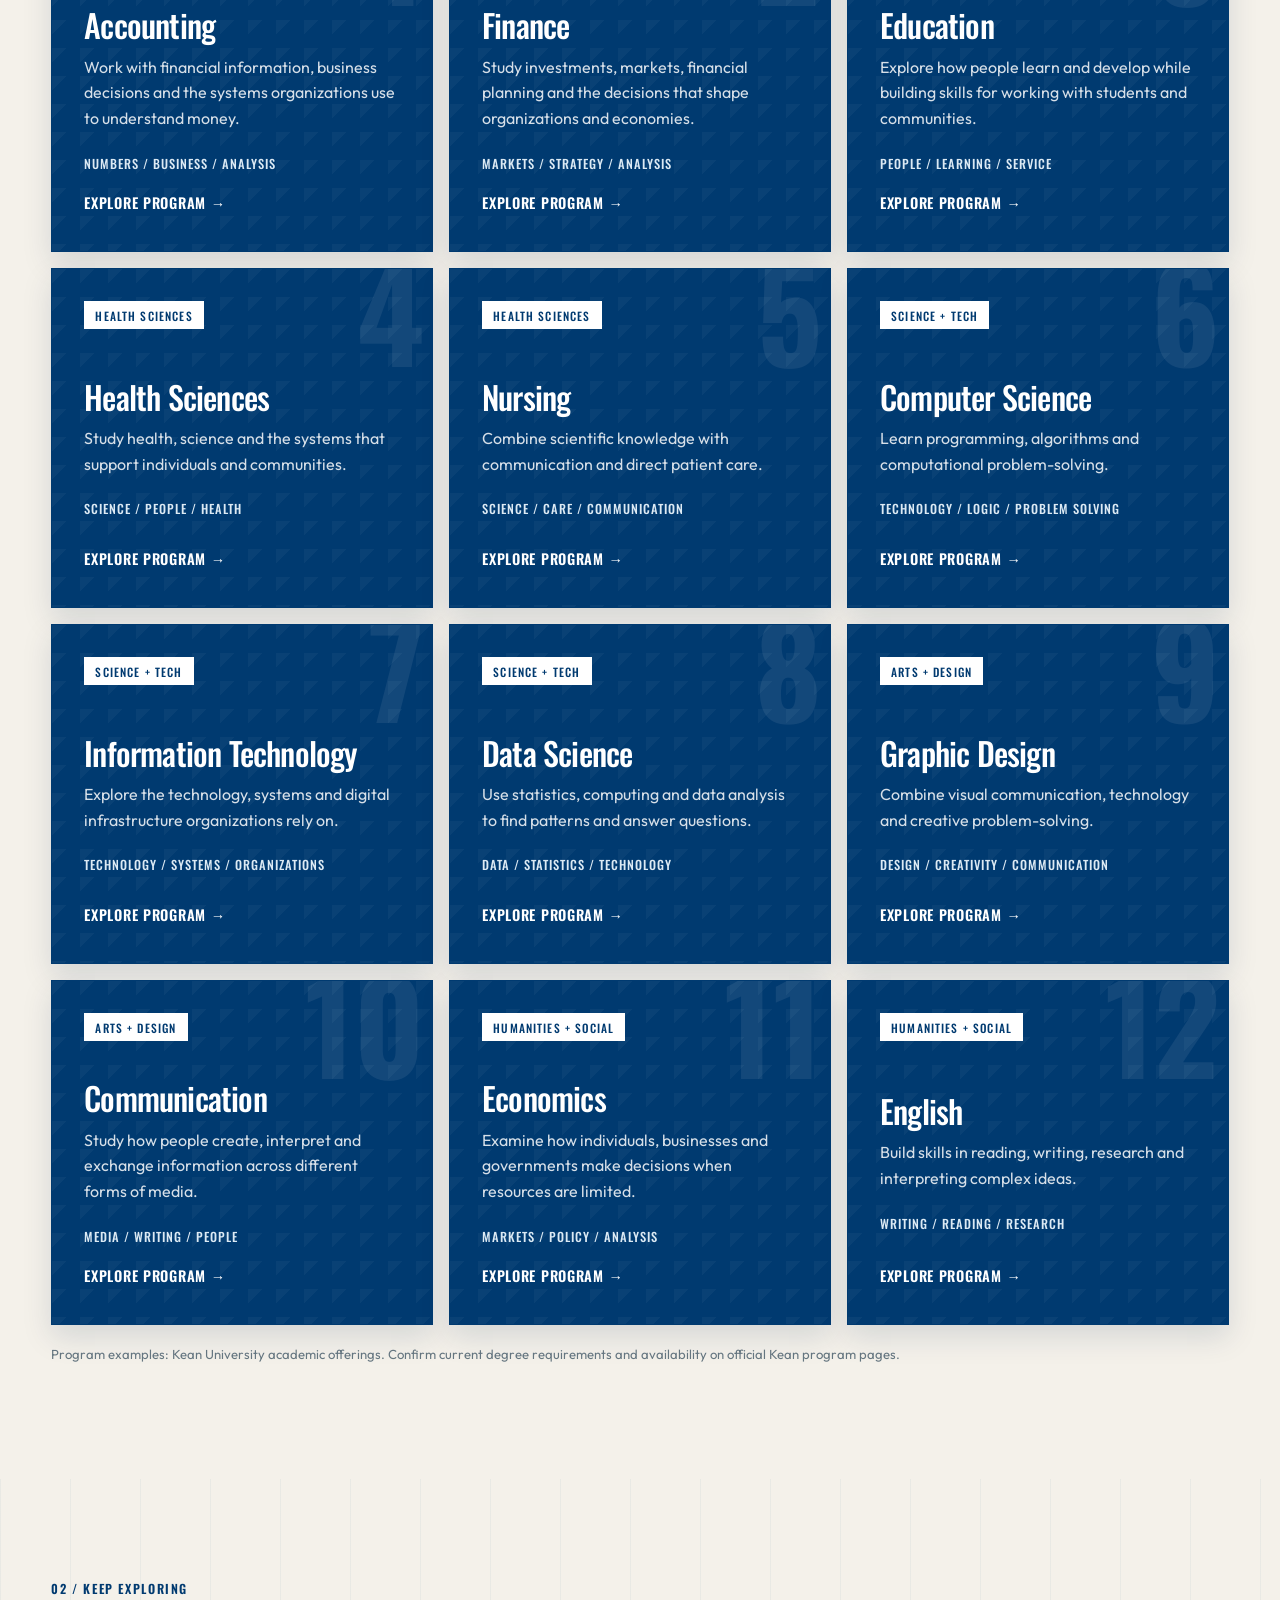
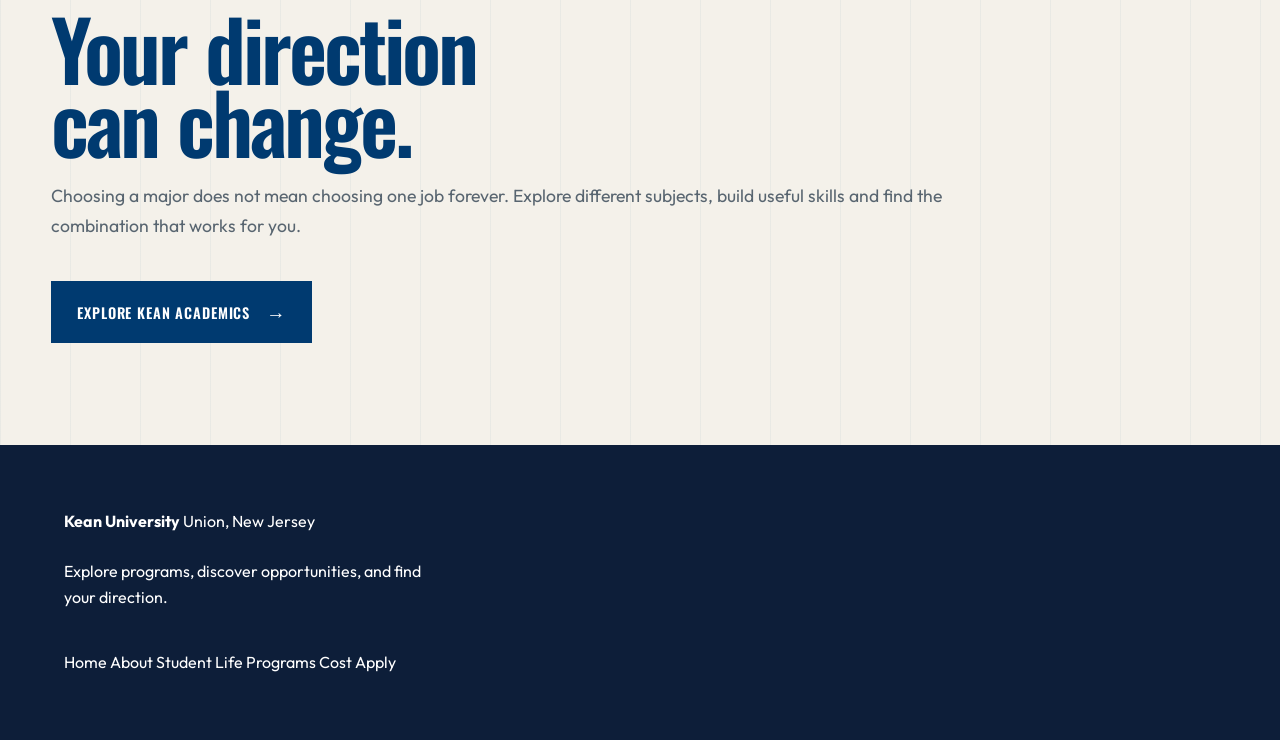
<file: programs.html>
<!doctype html>
<html lang="en" data-bs-theme="light">

<head>
    <title>Programs | Kean University</title>

    <meta charset="utf-8">
    <meta name="viewport" content="width=device-width, initial-scale=1">

    <!-- Bootstrap 5.3.8 -->
    <link
        href="https://cdn.jsdelivr.net/npm/bootstrap@5.3.8/dist/css/bootstrap.min.css"
        rel="stylesheet"
        integrity="sha384-sRIl4kxILFvY47J16cr9ZwB07vP4J8+LH7qKQnuqkuIAvNWLzeN8tE5YBujZqJLB"
        crossorigin="anonymous"
    >

    <!-- Google Fonts -->
    <link rel="preconnect" href="https://fonts.googleapis.com">
    <link rel="preconnect" href="https://fonts.gstatic.com" crossorigin>

    <link
        href="https://fonts.googleapis.com/css2?family=Outfit:wght@400;500;600;700&family=Oswald:wght@400;500;600;700&display=swap"
        rel="stylesheet"
    >

    <!-- Site CSS -->
    <link rel="stylesheet" href="styles.css">
    <link rel="stylesheet" href="programs.css">

    <!-- PROGRAMS NAVBAR ONLY -->
    <style>
        /* Keeps the Programs navbar above everything else */
        .programs-header {
            position: relative;
            z-index: 10000;
        }

        .programs-navbar {
            position: relative;
            z-index: 10000;
        }

        .programs-navbar-inner {
            position: relative;
            display: flex;
            align-items: center;
            width: 100%;
        }

        .programs-navbar-toggler {
            position: relative;
            z-index: 10002;
            display: none;
            cursor: pointer;
            pointer-events: auto;
        }

        .programs-navbar-menu {
            margin-left: auto;
        }

        .programs-nav-list {
            display: flex;
            align-items: center;
            margin-bottom: 0;
        }

        @media (max-width: 991.98px) {

            .programs-navbar-inner {
                flex-wrap: wrap;
            }

            .programs-navbar-toggler {
                display: block;
                margin-left: auto;
                border: 1px solid rgba(255, 255, 255, 0.7);
                background: transparent;
                padding: 0.45rem 0.65rem;
                border-radius: 0.25rem;
            }

            .programs-navbar-toggler:focus {
                outline: 2px solid #ffffff;
                outline-offset: 2px;
            }

            .programs-navbar-menu {
                display: none;
                width: 100%;
                margin-left: 0;
                padding-top: 1rem;
            }

            .programs-navbar-menu.is-open {
                display: block;
            }

            .programs-nav-list {
                display: flex;
                flex-direction: column;
                align-items: stretch;
                width: 100%;
            }

            .programs-nav-list .nav-item {
                width: 100%;
            }

            .programs-nav-list .nav-link {
                display: block;
                width: 100%;
                padding: 0.8rem 0;
            }
        }

        @media (min-width: 992px) {
            .programs-navbar-menu {
                display: block !important;
            }
        }
    </style>
</head>


<body class="programs-page">

<!-- =====================================================
     NAVBAR
     ===================================================== -->

<header class="programs-header">

    <nav
        class="programs-navbar navbar navbar-dark sticky-top"
        aria-label="Main navigation"
    >

        <div class="container-fluid programs-navbar-inner">

            <!-- Brand -->
            <a class="navbar-brand" href="index.html">
                <span class="site-wordmark">
                    KEAN
                    <small>UNIVERSITY</small>
                </span>
            </a>


            <!-- Mobile hamburger -->
            <button
                class="programs-navbar-toggler"
                id="programsNavbarToggle"
                type="button"
                aria-controls="programsNavbarMenu"
                aria-expanded="false"
                aria-label="Toggle navigation"
            >
                <span class="navbar-toggler-icon"></span>
            </button>


            <!-- Navigation links -->
            <div
                class="programs-navbar-menu"
                id="programsNavbarMenu"
            >

                <ul class="navbar-nav programs-nav-list">

                    <li class="nav-item">
                        <a class="nav-link" href="about.html">
                            About
                        </a>
                    </li>

                    <li class="nav-item">
                        <a class="nav-link" href="studentLife.html">
                            Student Life
                        </a>
                    </li>

                    <li class="nav-item">
                        <a
                            class="nav-link is-current"
                            href="programs.html"
                            aria-current="page"
                        >
                            Programs
                        </a>
                    </li>

                    <li class="nav-item">
                        <a class="nav-link" href="admissions.html">
                            Cost
                        </a>
                    </li>

                    <li class="nav-item">
                        <a
                            class="nav-link apply-link"
                            href="https://www.kean.edu/apply-now"
                            target="_blank"
                            rel="noopener noreferrer"
                        >
                            Apply
                        </a>
                    </li>

                </ul>

            </div>

        </div>

    </nav>

</header>


<!-- =====================================================
     MAIN
     ===================================================== -->

<main>

    <!-- =================================================
         HERO
         ================================================= -->

    <section class="programs-hero">

        <div>

            <p class="programs-kicker">
                Programs / Kean University
            </p>

            <h1>
                Find the work you want to do.
            </h1>

            <p>
                Explore academic areas, compare the kinds of questions
                they ask and find a direction that feels like yours.
            </p>

            <a
                class="programs-button"
                href="#explorer"
            >
                Explore programs
                <span aria-hidden="true">↓</span>
            </a>

        </div>


        <div
            class="programs-hero-mark"
            aria-hidden="true"
        >
            KEAN
        </div>

    </section>


    <!-- =================================================
         PROGRAM EXPLORER
         ================================================= -->

    <section
        class="programs-section programs-explorer"
        id="explorer"
    >

        <div class="programs-section-intro">

            <p class="programs-kicker">
                01 / Explore
            </p>

            <h2>
                Start with<br>
                curiosity.
            </h2>

            <p>
                Search the academic areas below. Program names and degree
                types reflect Kean offerings; confirm current requirements
                and availability on official Kean program pages.
            </p>

        </div>


        <div class="program-browser">

            <!-- SEARCH + FILTERS -->

            <div class="program-controls">

                <label class="program-search">
                    Search programs

                    <input
                        id="program-search"
                        type="search"
                        placeholder="Try biology or design"
                        aria-label="Search programs"
                    >
                </label>


                <div
                    class="program-filters"
                    role="group"
                    aria-label="Filter programs by category"
                >

                    <button
                        class="program-filter is-active"
                        type="button"
                        data-category="all"
                    >
                        All
                    </button>

                    <button
                        class="program-filter"
                        type="button"
                        data-category="Business"
                    >
                        Business
                    </button>

                    <button
                        class="program-filter"
                        type="button"
                        data-category="Education"
                    >
                        Education
                    </button>

                    <button
                        class="program-filter"
                        type="button"
                        data-category="Health Sciences"
                    >
                        Health
                    </button>

                    <button
                        class="program-filter"
                        type="button"
                        data-category="Science & Technology"
                    >
                        Science + Tech
                    </button>

                    <button
                        class="program-filter"
                        type="button"
                        data-category="Arts & Design"
                    >
                        Arts + Design
                    </button>

                    <button
                        class="program-filter"
                        type="button"
                        data-category="Humanities & Social Sciences"
                    >
                        Humanities + Social
                    </button>

                </div>

            </div>


            <!-- PROGRAM CARDS -->

            <div
                class="program-grid"
                id="program-grid"
            >

                <!-- BUSINESS -->

                <article
                    class="program-card"
                    data-category="Business"
                    data-program="accounting"
                >

                    <span>Business</span>

                    <div>
                        <h3>Accounting</h3>

                        <p>
                            Work with financial information, business
                            decisions and the systems organizations use
                            to understand money.
                        </p>

                        <b>
                            Numbers / Business / Analysis
                        </b>
                    </div>

                    <button
                        class="program-card-button"
                        type="button"
                        data-program="accounting"
                    >
                        Explore program →
                    </button>

                </article>


                <article
                    class="program-card"
                    data-category="Business"
                    data-program="finance"
                >

                    <span>Business</span>

                    <div>
                        <h3>Finance</h3>

                        <p>
                            Study investments, markets, financial
                            planning and the decisions that shape
                            organizations and economies.
                        </p>

                        <b>
                            Markets / Strategy / Analysis
                        </b>
                    </div>

                    <button
                        class="program-card-button"
                        type="button"
                        data-program="finance"
                    >
                        Explore program →
                    </button>

                </article>


                <!-- EDUCATION -->

                <article
                    class="program-card"
                    data-category="Education"
                    data-program="education"
                >

                    <span>Education</span>

                    <div>
                        <h3>Education</h3>

                        <p>
                            Explore how people learn and develop while
                            building skills for working with students
                            and communities.
                        </p>

                        <b>
                            People / Learning / Service
                        </b>
                    </div>

                    <button
                        class="program-card-button"
                        type="button"
                        data-program="education"
                    >
                        Explore program →
                    </button>

                </article>


                <!-- HEALTH -->

                <article
                    class="program-card"
                    data-category="Health Sciences"
                    data-program="health-sciences"
                >

                    <span>Health Sciences</span>

                    <div>
                        <h3>Health Sciences</h3>

                        <p>
                            Study health, science and the systems that
                            support individuals and communities.
                        </p>

                        <b>
                            Science / People / Health
                        </b>
                    </div>

                    <button
                        class="program-card-button"
                        type="button"
                        data-program="health-sciences"
                    >
                        Explore program →
                    </button>

                </article>


                <article
                    class="program-card"
                    data-category="Health Sciences"
                    data-program="nursing"
                >

                    <span>Health Sciences</span>

                    <div>
                        <h3>Nursing</h3>

                        <p>
                            Combine scientific knowledge with
                            communication and direct patient care.
                        </p>

                        <b>
                            Science / Care / Communication
                        </b>
                    </div>

                    <button
                        class="program-card-button"
                        type="button"
                        data-program="nursing"
                    >
                        Explore program →
                    </button>

                </article>


                <!-- SCIENCE + TECHNOLOGY -->

                <article
                    class="program-card"
                    data-category="Science & Technology"
                    data-program="computer-science"
                >

                    <span>Science + Tech</span>

                    <div>
                        <h3>Computer Science</h3>

                        <p>
                            Learn programming, algorithms and
                            computational problem-solving.
                        </p>

                        <b>
                            Technology / Logic / Problem Solving
                        </b>
                    </div>

                    <button
                        class="program-card-button"
                        type="button"
                        data-program="computer-science"
                    >
                        Explore program →
                    </button>

                </article>


                <article
                    class="program-card"
                    data-category="Science & Technology"
                    data-program="information-technology"
                >

                    <span>Science + Tech</span>

                    <div>
                        <h3>Information Technology</h3>

                        <p>
                            Explore the technology, systems and digital
                            infrastructure organizations rely on.
                        </p>

                        <b>
                            Technology / Systems / Organizations
                        </b>
                    </div>

                    <button
                        class="program-card-button"
                        type="button"
                        data-program="information-technology"
                    >
                        Explore program →
                    </button>

                </article>


                <article
                    class="program-card"
                    data-category="Science & Technology"
                    data-program="data-science"
                >

                    <span>Science + Tech</span>

                    <div>
                        <h3>Data Science</h3>

                        <p>
                            Use statistics, computing and data analysis
                            to find patterns and answer questions.
                        </p>

                        <b>
                            Data / Statistics / Technology
                        </b>
                    </div>

                    <button
                        class="program-card-button"
                        type="button"
                        data-program="data-science"
                    >
                        Explore program →
                    </button>

                </article>


                <!-- ARTS + DESIGN -->

                <article
                    class="program-card"
                    data-category="Arts & Design"
                    data-program="graphic-design"
                >

                    <span>Arts + Design</span>

                    <div>
                        <h3>Graphic Design</h3>

                        <p>
                            Combine visual communication, technology
                            and creative problem-solving.
                        </p>

                        <b>
                            Design / Creativity / Communication
                        </b>
                    </div>

                    <button
                        class="program-card-button"
                        type="button"
                        data-program="graphic-design"
                    >
                        Explore program →
                    </button>

                </article>


                <article
                    class="program-card"
                    data-category="Arts & Design"
                    data-program="communication"
                >

                    <span>Arts + Design</span>

                    <div>
                        <h3>Communication</h3>

                        <p>
                            Study how people create, interpret and
                            exchange information across different
                            forms of media.
                        </p>

                        <b>
                            Media / Writing / People
                        </b>
                    </div>

                    <button
                        class="program-card-button"
                        type="button"
                        data-program="communication"
                    >
                        Explore program →
                    </button>

                </article>


                <!-- HUMANITIES + SOCIAL SCIENCES -->

                <article
                    class="program-card"
                    data-category="Humanities & Social Sciences"
                    data-program="economics"
                >

                    <span>Humanities + Social</span>

                    <div>
                        <h3>Economics</h3>

                        <p>
                            Examine how individuals, businesses and
                            governments make decisions when resources
                            are limited.
                        </p>

                        <b>
                            Markets / Policy / Analysis
                        </b>
                    </div>

                    <button
                        class="program-card-button"
                        type="button"
                        data-program="economics"
                    >
                        Explore program →
                    </button>

                </article>


                <article
                    class="program-card"
                    data-category="Humanities & Social Sciences"
                    data-program="english"
                >

                    <span>Humanities + Social</span>

                    <div>
                        <h3>English</h3>

                        <p>
                            Build skills in reading, writing, research
                            and interpreting complex ideas.
                        </p>

                        <b>
                            Writing / Reading / Research
                        </b>
                    </div>

                    <button
                        class="program-card-button"
                        type="button"
                        data-program="english"
                    >
                        Explore program →
                    </button>

                </article>

            </div>


            <!-- EMPTY SEARCH MESSAGE -->

            <p
                class="program-empty"
                id="program-empty"
                hidden
            >
                No programs match that search yet.
            </p>


            <!-- PROGRAM MODAL -->

            <div
                class="program-modal"
                id="program-modal"
                aria-hidden="true"
            >

                <div
                    class="program-modal-backdrop"
                    data-modal-close
                ></div>

                <div
                    class="program-modal-dialog"
                    role="dialog"
                    aria-modal="true"
                    aria-labelledby="program-modal-title"
                >

                    <button
                        class="program-modal-close"
                        type="button"
                        aria-label="Close program details"
                        data-modal-close
                    >
                        ×
                    </button>

                    <div class="program-modal-header">

                        <p class="programs-kicker">
                            Kean University
                        </p>

                        <h3 id="program-modal-title">
                            Program
                        </h3>

                    </div>

                    <div class="program-modal-body">

                        <p
                            class="program-modal-summary"
                            id="program-modal-summary"
                        ></p>

                        <div
                            class="program-modal-grid"
                            id="program-modal-grid"
                        >

                            <article>
                                <h4>What you'll study</h4>
                                <div id="program-modal-study"></div>
                            </article>

                            <article>
                                <h4>Skills</h4>
                                <div id="program-modal-skills"></div>
                            </article>

                            <article>
                                <h4>Possible directions</h4>
                                <div id="program-modal-careers"></div>
                            </article>

                        </div>

                    </div>

                </div>

            </div>


            <p class="program-source">
                Program examples: Kean University academic offerings.
                Confirm current degree requirements and availability
                on official Kean program pages.
            </p>

        </div>

    </section>


    <!-- =================================================
         NEXT SECTION
         ================================================= -->

    <section class="programs-section programs-next">

        <div class="programs-section-intro">

            <p class="programs-kicker">
                02 / Keep exploring
            </p>

            <h2>
                Your direction<br>
                can change.
            </h2>

            <p>
                Choosing a major does not mean choosing one job forever.
                Explore different subjects, build useful skills and find
                the combination that works for you.
            </p>

        </div>


        <div>

            <a
                class="programs-button-dark"
                href="https://www.kean.edu/academics"
                target="_blank"
                rel="noopener noreferrer"
            >
                Explore Kean academics
                <span aria-hidden="true">→</span>
            </a>

        </div>

    </section>

</main>


<!-- =====================================================
     FOOTER
     ===================================================== -->

<footer class="site-footer">

    <div class="site-footer-meta">

        <div>
            <strong>Kean University</strong>

            <span>
                Union, New Jersey
            </span>
        </div>


        <div>

            <p>
                Explore programs, discover opportunities,
                and find your direction.
            </p>

        </div>


        <div>

            <a href="index.html">
                Home
            </a>

            <a href="about.html">
                About
            </a>

            <a href="studentLife.html">
                Student Life
            </a>

            <a href="programs.html">
                Programs
            </a>

            <a href="admissions.html">
                Cost
            </a>

            <a
                href="https://www.kean.edu/apply-now"
                target="_blank"
                rel="noopener noreferrer"
            >
                Apply
            </a>

        </div>

    </div>

</footer>


<!-- =====================================================
     SCRIPTS
     ===================================================== -->

<script
    src="https://cdn.jsdelivr.net/npm/bootstrap@5.3.8/dist/js/bootstrap.bundle.min.js"
    integrity="sha384-FKyoElyvwx9Hj09JcYn3nv7wiPVlz7YYJrWVcXK/BmnVDxM+D2scQbITxI"
    crossorigin="anonymous"
></script>

<script src="script.js"></script>
<script src="programs.js"></script>


<!-- =====================================================
     PROGRAMS NAVBAR TOGGLE
     ===================================================== -->

<script>
    document.addEventListener("DOMContentLoaded", function () {

        const toggle = document.getElementById("programsNavbarToggle");
        const menu = document.getElementById("programsNavbarMenu");

        if (!toggle || !menu) {
            return;
        }

        toggle.addEventListener("click", function (event) {

            event.preventDefault();
            event.stopPropagation();

            const isOpen =
                toggle.getAttribute("aria-expanded") === "true";

            toggle.setAttribute(
                "aria-expanded",
                String(!isOpen)
            );

            menu.classList.toggle(
                "is-open",
                !isOpen
            );

        });


        /* Close the menu after selecting a page */
        menu.querySelectorAll("a").forEach(function (link) {

            link.addEventListener("click", function () {

                toggle.setAttribute(
                    "aria-expanded",
                    "false"
                );

                menu.classList.remove("is-open");

            });

        });


        /* Close the menu when clicking outside */
        document.addEventListener("click", function (event) {

            if (
                !menu.contains(event.target) &&
                !toggle.contains(event.target)
            ) {

                toggle.setAttribute(
                    "aria-expanded",
                    "false"
                );

                menu.classList.remove("is-open");

            }

        });

    });
</script>

</body>
</html>
</file>
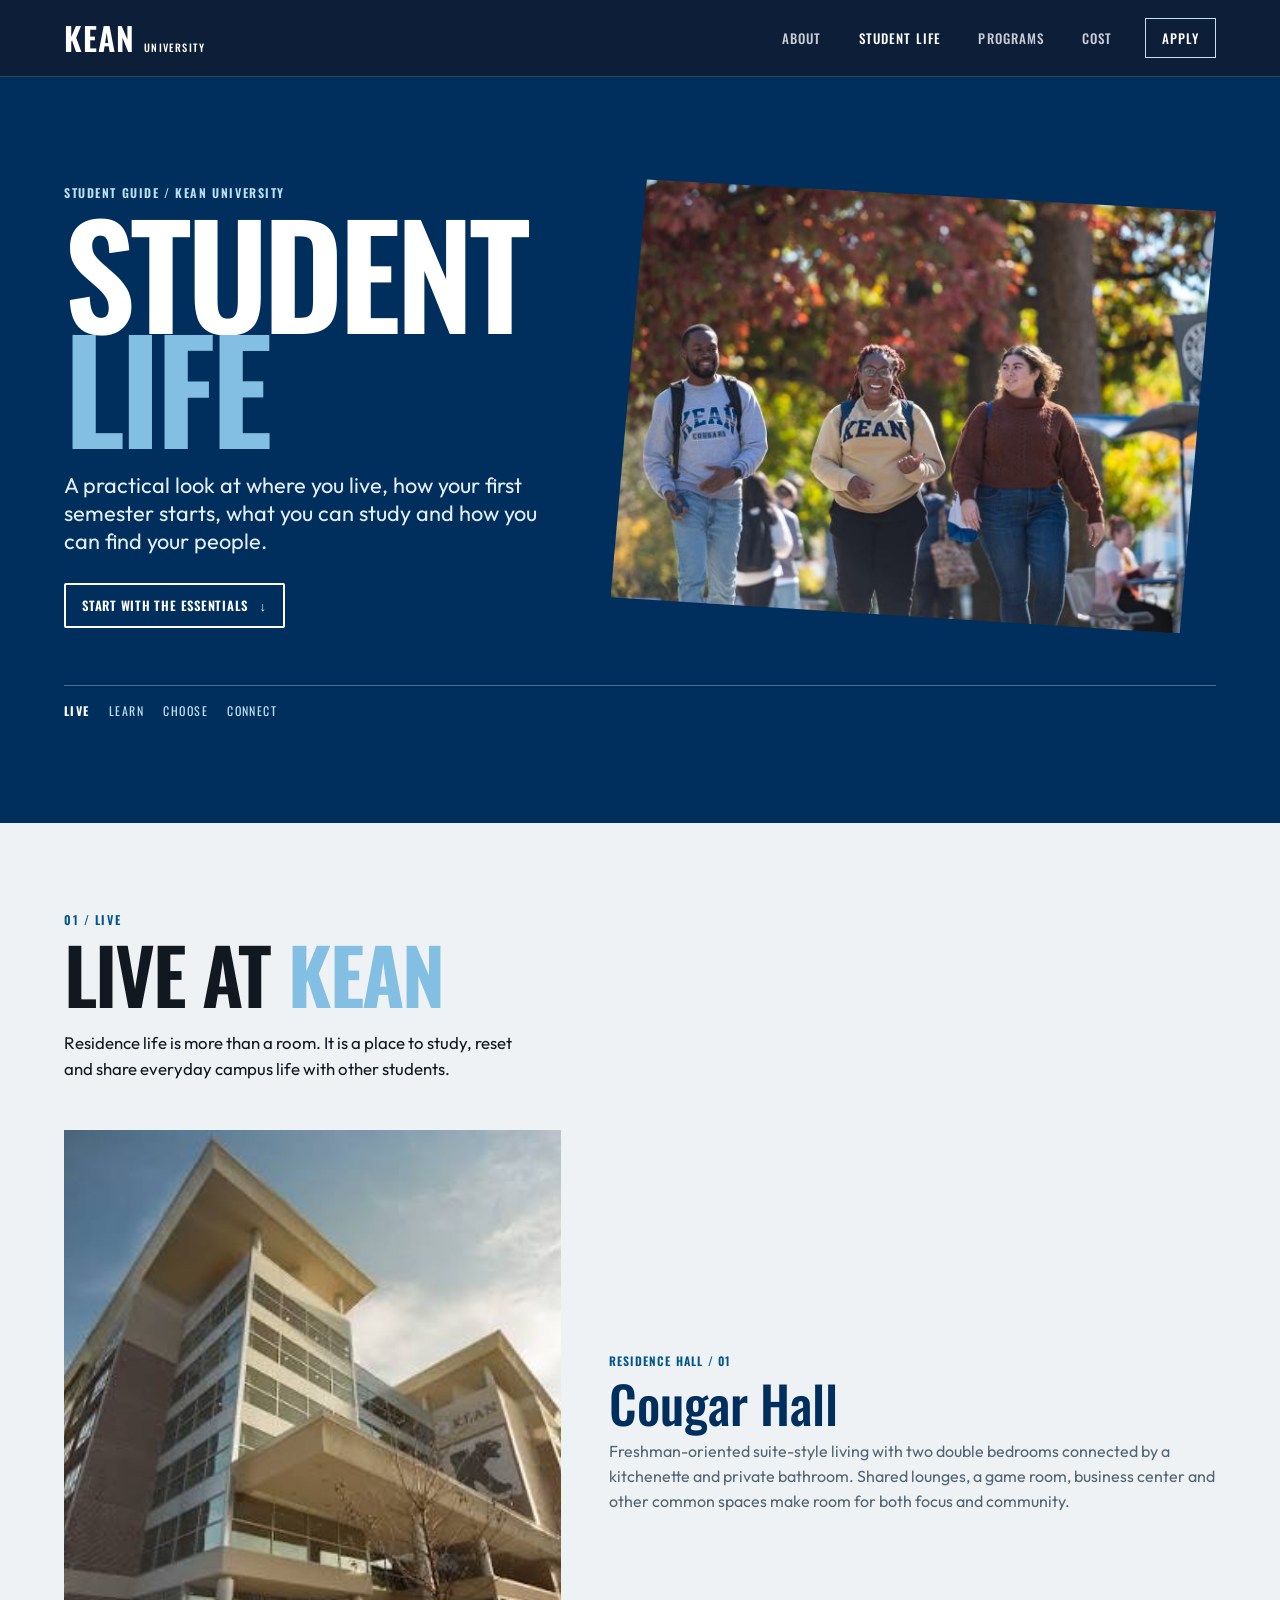
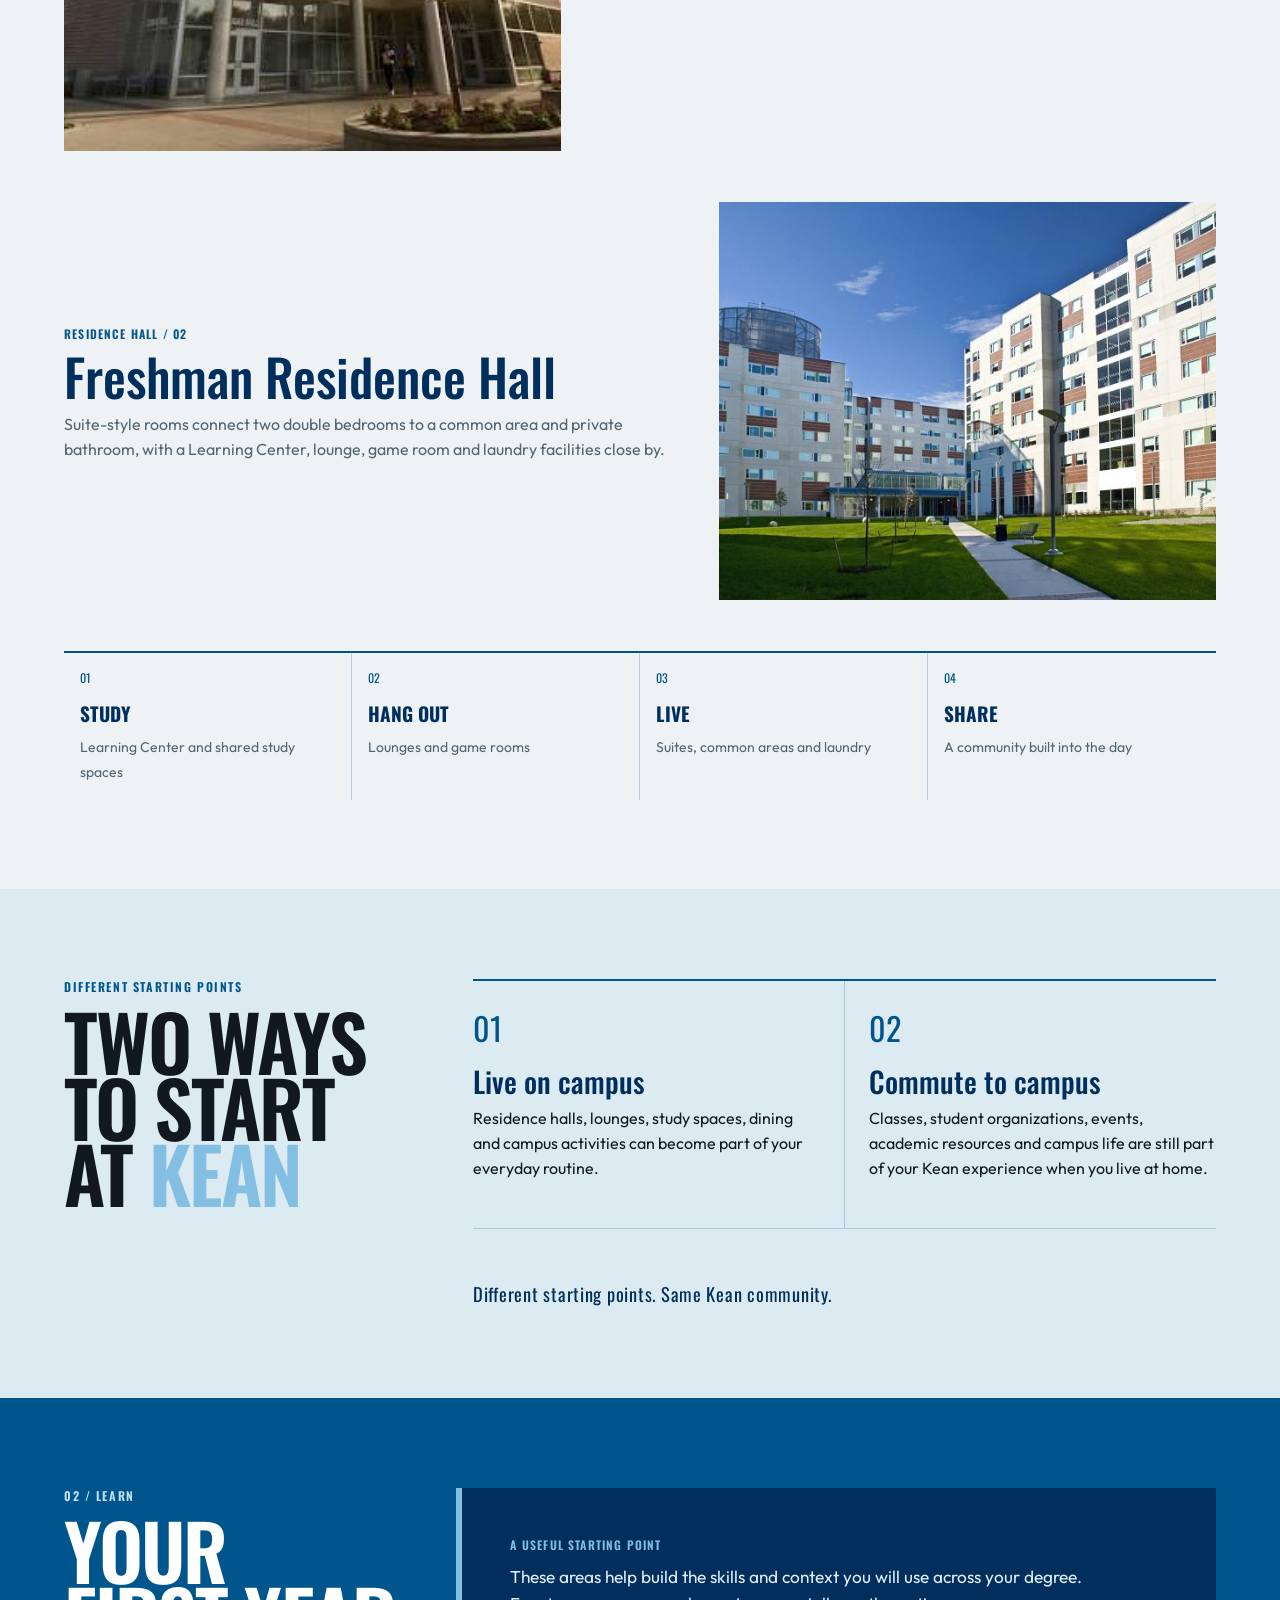
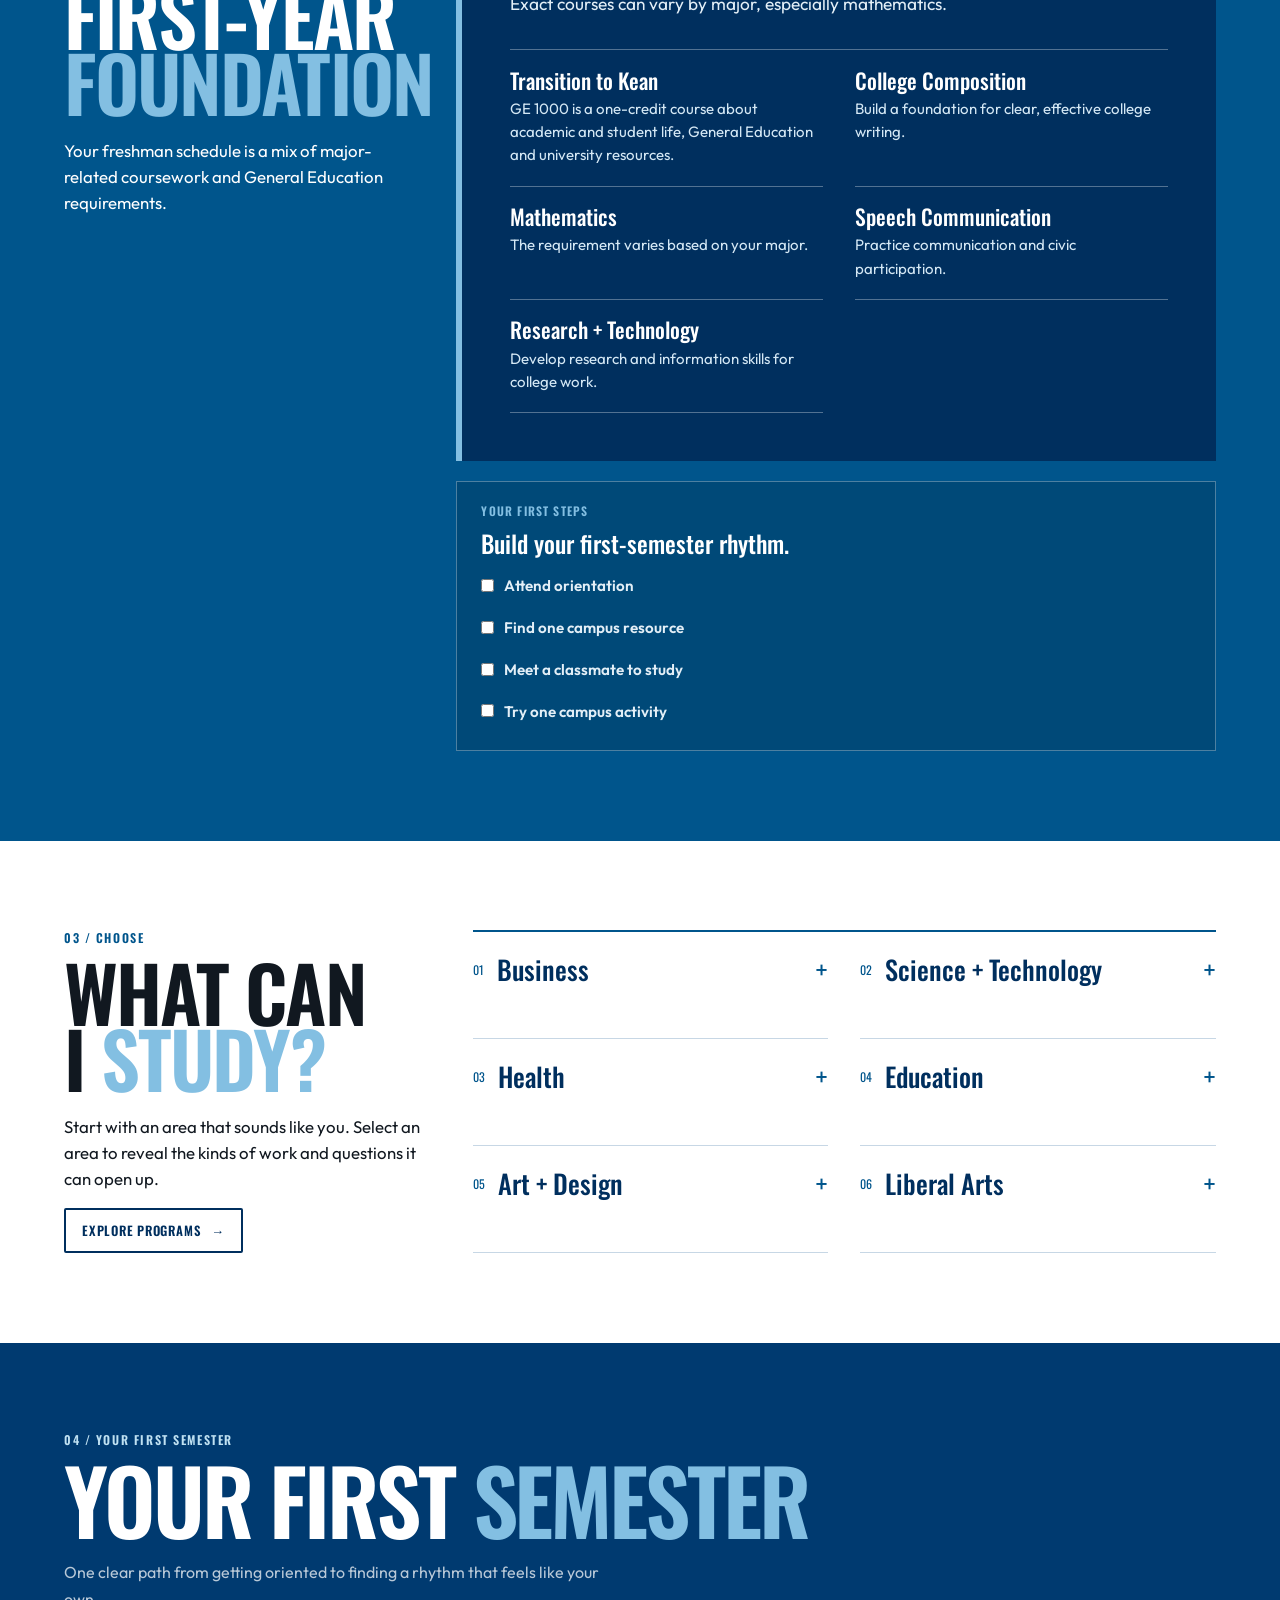
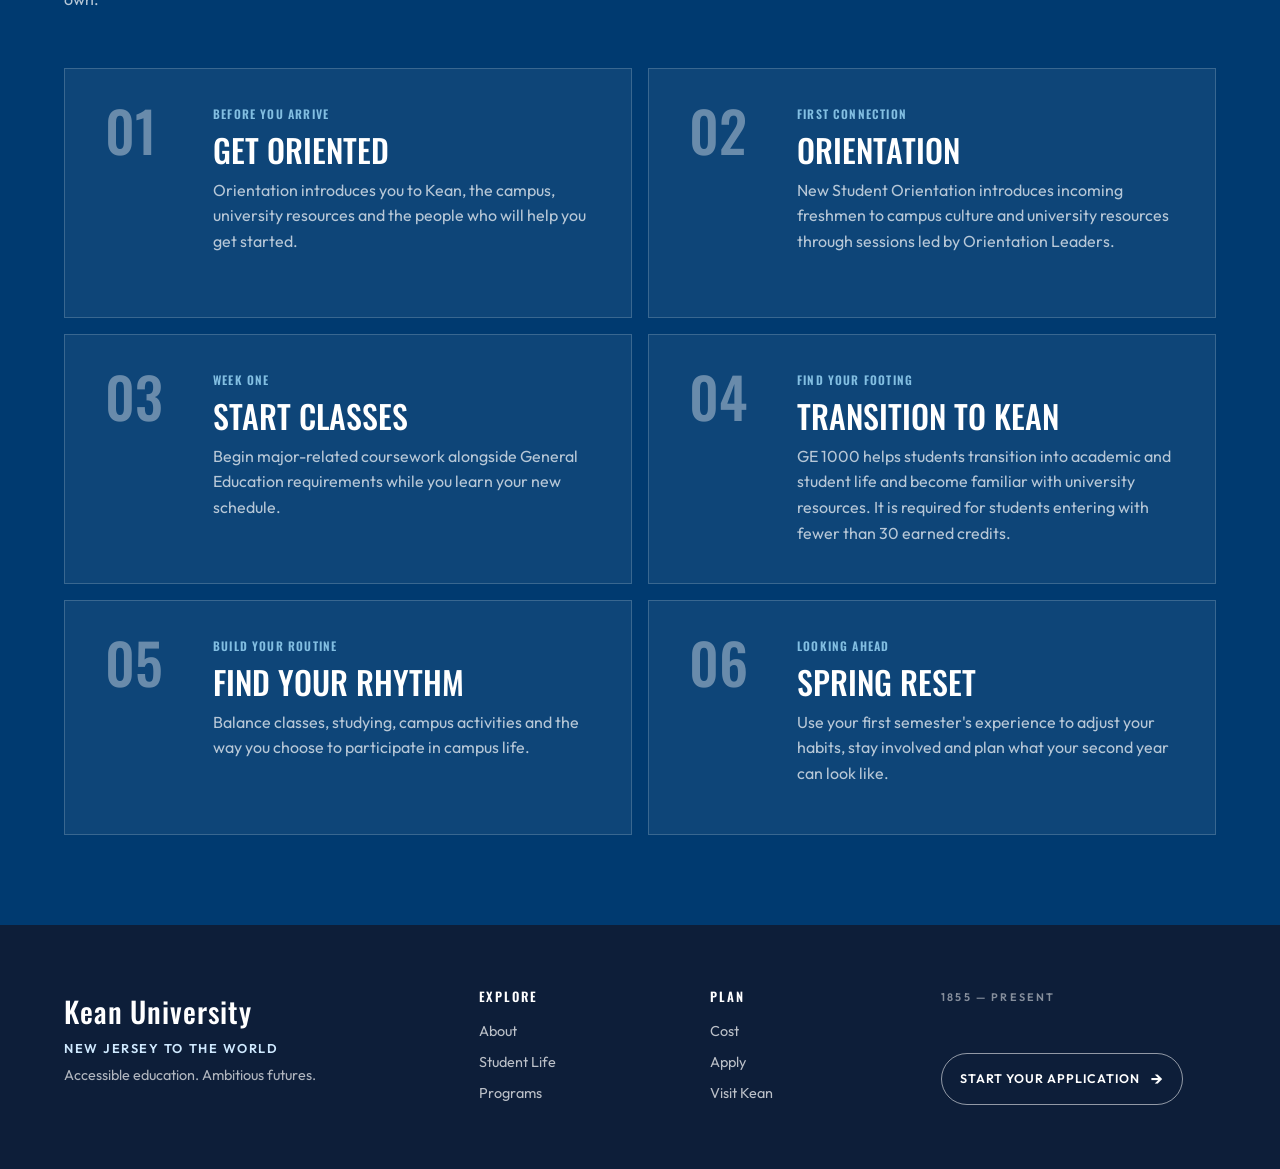
<file: studentLife.html>
<!doctype html>
<html lang="en" data-bs-theme="light">

<head>

    <meta charset="utf-8">

    <meta name="viewport" content="width=device-width, initial-scale=1">

    <meta name="description"
          content="Student Life at Kean University — residence life, first-year academics, programs, campus involvement and more.">

    <title>Student Life at Kean University</title>

    <!-- Bootstrap -->
    <link href="https://cdn.jsdelivr.net/npm/bootstrap@5.3.8/dist/css/bootstrap.min.css"
          rel="stylesheet"
          integrity="sha384-sRIlFvY47J16cr9ZwB07vP4J8+LH7qKQnuqkuIAvNWLzeN8tE5YBujZqJLB"
          crossorigin="anonymous">

    <!-- Fonts -->
    <link rel="preconnect" href="https://fonts.googleapis.com">
    <link rel="preconnect" href="https://fonts.gstatic.com" crossorigin>

    <link href="https://fonts.googleapis.com/css2?family=Outfit:wght@400;500;600;700&family=Oswald:wght@400;500;600;700&display=swap"
          rel="stylesheet">

    <!-- Site CSS -->
    <link rel="stylesheet" href="styles.css">
    <link rel="stylesheet" href="student-life.css">

</head>


<body class="student-life-page">


    <!-- =========================================================
         NAVIGATION
         ========================================================= -->

    <header class="student-life-header">

        <nav class="navbar navbar-expand-lg student-life-navbar"
             aria-label="Main navigation">

            <div class="container-fluid student-life-nav-container">

                <!-- Brand -->
                <a class="navbar-brand student-life-brand"
                   href="index.html"
                   aria-label="Kean University home">

                    <span class="student-life-brand-main">
                        KEAN
                    </span>

                    <span class="student-life-brand-sub">
                        UNIVERSITY
                    </span>

                </a>


                <!-- Mobile Hamburger -->
                <button class="navbar-toggler student-life-navbar-toggler"
                        type="button"
                        data-bs-toggle="collapse"
                        data-bs-target="#studentLifeNav"
                        aria-controls="studentLifeNav"
                        aria-expanded="false"
                        aria-label="Toggle navigation">

                    <span class="navbar-toggler-icon"></span>

                </button>


                <!-- Navigation Links -->
                <div class="collapse navbar-collapse student-life-navbar-collapse"
                     id="studentLifeNav">

                    <ul class="navbar-nav ms-auto student-life-nav-list">

                        <li class="nav-item">

                            <a class="nav-link student-life-nav-link"
                               href="about.html">
                                About
                            </a>

                        </li>


                        <li class="nav-item">

                            <a class="nav-link student-life-nav-link active"
                               href="studentLife.html"
                               aria-current="page">
                                Student Life
                            </a>

                        </li>


                        <li class="nav-item">

                            <a class="nav-link student-life-nav-link"
                               href="programs.html">
                                Programs
                            </a>

                        </li>


                        <li class="nav-item">

                            <a class="nav-link student-life-nav-link"
                               href="admissions.html">
                                Cost
                            </a>

                        </li>


                        <li class="nav-item">

                            <a class="nav-link student-life-nav-link student-life-apply-link"
                               href="https://www.kean.edu/apply-now"
                               target="_blank"
                               rel="noopener noreferrer">
                                Apply
                            </a>

                        </li>

                    </ul>

                </div>

            </div>

        </nav>

    </header>



    <!-- =========================================================
         MAIN CONTENT
         ========================================================= -->

    <main>


        <!-- =====================================================
             HERO
             ====================================================== -->

        <section class="student-life-hero"
                 aria-labelledby="student-life-title">

            <div class="student-life-hero-copy">

                <p class="student-life-kicker">
                    Student guide / Kean University
                </p>

                <h1 id="student-life-title">
                    STUDENT<br>
                    <span>LIFE</span>
                </h1>

                <p class="student-life-hero-lede">
                    A practical look at where you live, how your first semester
                    starts, what you can study and how you can find your people.
                </p>

                <a class="student-life-button student-life-button-light"
                   href="#live">

                    Start with the essentials

                    <span aria-hidden="true">↓</span>

                </a>

            </div>


            <figure class="student-life-hero-image">

                <img src="students-3.jpg"
                     alt="Two Kean students walking together on campus">

            </figure>


            <div class="student-life-hero-note"
                 aria-label="Student Life sections">

                <strong>LIVE</strong>
                <span>LEARN</span>
                <span>CHOOSE</span>
                <span>CONNECT</span>

            </div>

        </section>



        <!-- =====================================================
             LIVE AT KEAN
             ====================================================== -->

        <section class="student-life-section student-life-live"
                 id="live"
                 aria-labelledby="live-title">

            <div class="student-life-section-heading">

                <p class="student-life-kicker">
                    01 / Live
                </p>

                <h2 id="live-title">
                    LIVE
                    AT
                    <strong><em>KEAN</em></strong>
                </h2>

                <p>
                    Residence life is more than a room. It is a place to study,
                    reset and share everyday campus life with other students.
                </p>

            </div>


            <div class="student-life-residence-showcase">


                <!-- Cougar Hall -->

                <article class="student-life-residence-feature student-life-residence-feature-primary">

                    <figure>

                        <img src="cougar.jpeg"
                             alt="Students walking through Kean University's campus">

                    </figure>

                    <div class="student-life-residence-copy">

                        <p class="student-life-panel-label">
                            Residence hall / 01
                        </p>

                        <h3>
                            Cougar Hall
                        </h3>

                        <p>
                            Freshman-oriented suite-style living with two double
                            bedrooms connected by a kitchenette and private bathroom.
                            Shared lounges, a game room, business center and other
                            common spaces make room for both focus and community.
                        </p>

                    </div>

                </article>


                <!-- Freshman Residence Hall -->

                <article class="student-life-residence-feature student-life-residence-feature-secondary">

                    <figure>

                        <img src="freshman.jpeg"
                             alt="Students building community on the Kean campus">

                    </figure>

                    <div class="student-life-residence-copy">

                        <p class="student-life-panel-label">
                            Residence hall / 02
                        </p>

                        <h3>
                            Freshman Residence Hall
                        </h3>

                        <p>
                            Suite-style rooms connect two double bedrooms to a
                            common area and private bathroom, with a Learning Center,
                            lounge, game room and laundry facilities close by.
                        </p>

                    </div>

                </article>


                <!-- Residence Strip -->

                <div class="student-life-residence-strip"
                     aria-label="Everyday residence experiences">

                    <div>
                        <span>01</span>
                        <strong>STUDY</strong>
                        <small>Learning Center and shared study spaces</small>
                    </div>

                    <div>
                        <span>02</span>
                        <strong>HANG OUT</strong>
                        <small>Lounges and game rooms</small>
                    </div>

                    <div>
                        <span>03</span>
                        <strong>LIVE</strong>
                        <small>Suites, common areas and laundry</small>
                    </div>

                    <div>
                        <span>04</span>
                        <strong>SHARE</strong>
                        <small>A community built into the day</small>
                    </div>

                </div>

            </div>

        </section>



        <!-- =====================================================
             TWO WAYS TO START
             ====================================================== -->

        <section class="student-life-paths"
                 aria-labelledby="paths-title">

            <div class="student-life-paths-heading">

                <p class="student-life-kicker">
                    Different starting points
                </p>

                <h2 id="paths-title">
                    TWO WAYS<br>
                    TO START<br>
                    AT <em>KEAN</em>
                </h2>

            </div>


            <div class="student-life-path-grid">

                <article>

                    <span class="student-life-path-number">
                        01
                    </span>

                    <h3>
                        Live on campus
                    </h3>

                    <p>
                        Residence halls, lounges, study spaces, dining and campus
                        activities can become part of your everyday routine.
                    </p>

                </article>


                <article>

                    <span class="student-life-path-number">
                        02
                    </span>

                    <h3>
                        Commute to campus
                    </h3>

                    <p>
                        Classes, student organizations, events, academic resources
                        and campus life are still part of your Kean experience
                        when you live at home.
                    </p>

                </article>

            </div>


            <p class="student-life-paths-footer">
                Different starting points. Same Kean community.
            </p>

        </section>



        <!-- =====================================================
             FIRST-YEAR FOUNDATION
             ====================================================== -->

        <section class="student-life-section student-life-learn"
                 id="learn"
                 aria-labelledby="learn-title">

            <div class="student-life-learn-heading">

                <p class="student-life-kicker">
                    02 / Learn
                </p>

                <h2 id="learn-title">
                    YOUR<br>
                    FIRST-YEAR<br>
                    <em>FOUNDATION</em>
                </h2>

                <p>
                    Your freshman schedule is a mix of major-related coursework
                    and General Education requirements.
                </p>

            </div>


            <div class="student-life-foundation">

                <p class="student-life-panel-label">
                    A useful starting point
                </p>

                <p class="student-life-foundation-intro">
                    These areas help build the skills and context you will use
                    across your degree. Exact courses can vary by major,
                    especially mathematics.
                </p>


                <div class="student-life-foundation-list">

                    <article>

                        <h3>
                            Transition to Kean
                        </h3>

                        <p>
                            GE 1000 is a one-credit course about academic and
                            student life, General Education and university resources.
                        </p>

                    </article>


                    <article>

                        <h3>
                            College Composition
                        </h3>

                        <p>
                            Build a foundation for clear, effective college writing.
                        </p>

                    </article>


                    <article>

                        <h3>
                            Mathematics
                        </h3>

                        <p>
                            The requirement varies based on your major.
                        </p>

                    </article>


                    <article>

                        <h3>
                            Speech Communication
                        </h3>

                        <p>
                            Practice communication and civic participation.
                        </p>

                    </article>


                    <article>

                        <h3>
                            Research + Technology
                        </h3>

                        <p>
                            Develop research and information skills for college work.
                        </p>

                    </article>

                </div>

            </div>


            <!-- First Semester Checklist -->

            <aside class="student-life-checklist"
                   aria-labelledby="checklist-title">

                <p class="student-life-panel-label">
                    Your first steps
                </p>

                <h3 id="checklist-title">
                    Build your first-semester rhythm.
                </h3>

                <label>
                    <input type="checkbox">
                    <span>Attend orientation</span>
                </label>

                <label>
                    <input type="checkbox">
                    <span>Find one campus resource</span>
                </label>

                <label>
                    <input type="checkbox">
                    <span>Meet a classmate to study</span>
                </label>

                <label>
                    <input type="checkbox">
                    <span>Try one campus activity</span>
                </label>

            </aside>

        </section>



        <!-- =====================================================
             WHAT CAN I STUDY?
             ====================================================== -->

        <section class="student-life-section student-life-choose"
                 id="choose"
                 aria-labelledby="choose-title">

            <div class="student-life-choose-intro">

                <p class="student-life-kicker">
                    03 / Choose
                </p>

                <h2 id="choose-title">
                    WHAT CAN<br>
                    I <em>STUDY?</em>
                </h2>

                <p>
                    Start with an area that sounds like you. Select an area to
                    reveal the kinds of work and questions it can open up.
                </p>

                <a class="student-life-button student-life-button-blue"
                   href="programs.html">

                    Explore programs

                    <span aria-hidden="true">→</span>

                </a>

            </div>


            <div class="student-life-academic-areas">


                <article>

                    <button type="button"
                            aria-expanded="false">

                        <span>01</span>
                        <h3>Business</h3>
                        <b aria-hidden="true">+</b>

                    </button>

                    <p>
                        Accounting, finance, marketing, economics and business analytics.
                    </p>

                </article>


                <article>

                    <button type="button"
                            aria-expanded="false">

                        <span>02</span>
                        <h3>Science + Technology</h3>
                        <b aria-hidden="true">+</b>

                    </button>

                    <p>
                        Computer Science, Artificial Intelligence, Biology,
                        Chemistry and Information Technology.
                    </p>

                </article>


                <article>

                    <button type="button"
                            aria-expanded="false">

                        <span>03</span>
                        <h3>Health</h3>
                        <b aria-hidden="true">+</b>

                    </button>

                    <p>
                        Nursing, Public Health, Exercise Science, Psychology
                        and Speech-Language-Hearing Sciences.
                    </p>

                </article>


                <article>

                    <button type="button"
                            aria-expanded="false">

                        <span>04</span>
                        <h3>Education</h3>
                        <b aria-hidden="true">+</b>

                    </button>

                    <p>
                        Elementary, early childhood, biology, chemistry,
                        mathematics and Spanish education.
                    </p>

                </article>


                <article>

                    <button type="button"
                            aria-expanded="false">

                        <span>05</span>
                        <h3>Art + Design</h3>
                        <b aria-hidden="true">+</b>

                    </button>

                    <p>
                        Graphic Design, Architectural Studies, Interior Design,
                        Industrial Design and Studio Art.
                    </p>

                </article>


                <article>

                    <button type="button"
                            aria-expanded="false">

                        <span>06</span>
                        <h3>Liberal Arts</h3>
                        <b aria-hidden="true">+</b>

                    </button>

                    <p>
                        Communication, English, History, Political Science,
                        Sociology, Music and Theatre.
                    </p>

                </article>

            </div>

        </section>



        <!-- =====================================================
             FIRST SEMESTER
             ====================================================== -->

        <section class="student-life-first-semester"
                 id="first-semester"
                 aria-labelledby="first-semester-title">

            <div class="student-life-first-semester-heading">

                <p class="student-life-kicker">
                    04 / Your first semester
                </p>

                <h2 id="first-semester-title">
                    YOUR FIRST
                    <em>SEMESTER</em>
                </h2>

                <p>
                    One clear path from getting oriented to finding a rhythm
                    that feels like your own.
                </p>

            </div>


            <div class="student-life-timeline"
                 aria-label="Six stages of a first semester at Kean">


                <article>

                    <span class="student-life-timeline-number">
                        01
                    </span>

                    <div>

                        <p class="student-life-panel-label">
                            BEFORE YOU ARRIVE
                        </p>

                        <h3>
                            Get oriented
                        </h3>

                        <p>
                            Orientation introduces you to Kean, the campus,
                            university resources and the people who will help
                            you get started.
                        </p>

                    </div>

                </article>


                <article>

                    <span class="student-life-timeline-number">
                        02
                    </span>

                    <div>

                        <p class="student-life-panel-label">
                            FIRST CONNECTION
                        </p>

                        <h3>
                            Orientation
                        </h3>

                        <p>
                            New Student Orientation introduces incoming freshmen
                            to campus culture and university resources through
                            sessions led by Orientation Leaders.
                        </p>

                    </div>

                </article>


                <article>

                    <span class="student-life-timeline-number">
                        03
                    </span>

                    <div>

                        <p class="student-life-panel-label">
                            WEEK ONE
                        </p>

                        <h3>
                            Start classes
                        </h3>

                        <p>
                            Begin major-related coursework alongside General
                            Education requirements while you learn your new schedule.
                        </p>

                    </div>

                </article>


                <article>

                    <span class="student-life-timeline-number">
                        04
                    </span>

                    <div>

                        <p class="student-life-panel-label">
                            FIND YOUR FOOTING
                        </p>

                        <h3>
                            Transition to Kean
                        </h3>

                        <p>
                            GE 1000 helps students transition into academic and
                            student life and become familiar with university
                            resources. It is required for students entering with
                            fewer than 30 earned credits.
                        </p>

                    </div>

                </article>


                <article>

                    <span class="student-life-timeline-number">
                        05
                    </span>

                    <div>

                        <p class="student-life-panel-label">
                            BUILD YOUR ROUTINE
                        </p>

                        <h3>
                            Find your rhythm
                        </h3>

                        <p>
                            Balance classes, studying, campus activities and the
                            way you choose to participate in campus life.
                        </p>

                    </div>

                </article>


                <article>

                    <span class="student-life-timeline-number">
                        06
                    </span>

                    <div>

                        <p class="student-life-panel-label">
                            LOOKING AHEAD
                        </p>

                        <h3>
                            Spring reset
                        </h3>

                        <p>
                            Use your first semester's experience to adjust your
                            habits, stay involved and plan what your second year
                            can look like.
                        </p>

                    </div>

                </article>

            </div>

        </section>



        <!-- =====================================================
             CONNECT
             ====================================================== -->

        <!-- Add the Connect section here if you restore it later. -->


    </main>



    <!-- =========================================================
         FOOTER
         ========================================================== -->

    <footer class="site-footer">

        <div class="site-footer-brand">

            <strong>
                Kean University
            </strong>

            <span>
                New Jersey to the world
            </span>

            <p>
                Accessible education. Ambitious futures.
            </p>

        </div>


        <div class="site-footer-column">

            <h2>
                Explore
            </h2>

            <nav aria-label="Footer navigation">

                <a href="about.html">
                    About
                </a>

                <a href="studentLife.html">
                    Student Life
                </a>

                <a href="programs.html">
                    Programs
                </a>

            </nav>

        </div>


        <div class="site-footer-column">

            <h2>
                Plan
            </h2>

            <nav aria-label="Planning navigation">

                <a href="admissions.html">
                    Cost
                </a>

                <a href="https://www.kean.edu/apply-now"
                   target="_blank"
                   rel="noopener noreferrer">
                    Apply
                </a>

                <a href="index.html#explore">
                    Visit Kean
                </a>

            </nav>

        </div>


        <div class="site-footer-meta">

            <small>
                1855 — PRESENT
            </small>

            <a href="apply.html">

                Start your application

                <span aria-hidden="true">
                    →
                </span>

            </a>

        </div>

    </footer>



    <!-- =========================================================
         JAVASCRIPT
         ========================================================== -->

    <!-- Bootstrap must load first so the mobile navbar works. -->

<script src="https://cdn.jsdelivr.net/npm/bootstrap@5.3.8/dist/js/bootstrap.bundle.min.js"></script>

<script src="script.js"></script>
<script src="student-life.js"></script>

</body>

</html>
</file>
<file: styles.css>
/* =========================================================
   KEAN UNIVERSITY — GLOBAL STYLES
   Cleaned version: one global navbar definition, no duplicates
   ========================================================= */

:root {
    --kean-navy: #003a70;
    --kean-navy-deep: #0d1e39;
    --kean-blue: #0056a6;
    --kean-sky: #dfeef7;
    --kean-cream: #f5f0ea;
    --kean-ink: #1a1d21;
    --kean-muted: #586570;
    --kean-white: #ffffff;
    --footer-bg: #0d1e39;

    --font-body: "Outfit", sans-serif;
    --font-display: "Oswald", sans-serif;
    --font-hero: "Changa One", sans-serif;
}

html {
    scroll-behavior: smooth;
}

body {
    margin: 0;
    background: var(--kean-cream);
    color: var(--kean-ink);
    font-family: var(--font-body);
    line-height: 1.6;
}

/* Leave room for the fixed navbar */
body {
    padding-top: 76px;
}

img {
    max-width: 100%;
}

.img-fluid {
    display: block;
}

a {
    color: inherit;
    text-decoration: none;
}

button,
a,
input,
select,
textarea {
    font: inherit;
}

:focus-visible {
    outline: 3px solid rgba(0, 86, 166, .4);
    outline-offset: 3px;
}

/* =========================================================
   GLOBAL NAVIGATION
   One navbar definition for every regular site page
   ========================================================= */

.navbar {
    position: fixed;
    top: 0;
    left: 0;
    z-index: 1050;
    width: 100%;
    min-height: 76px;
    padding: 14px 5%;
    background-color: var(--kean-navy-deep) !important;
}

.navbar-brand,
.navbar-brand:hover,
.navbar-brand:focus {
    margin: 0;
    color: var(--kean-white) !important;
}

.site-wordmark {
    display: flex;
    align-items: baseline;
    gap: 8px;
    color: var(--kean-white) !important;
    font-family: var(--font-display);
    font-size: 1.5rem;
    font-weight: 600;
    letter-spacing: .08em;
}

.site-wordmark small {
    color: var(--kean-white) !important;
    font-family: var(--font-display);
    font-size: .48em;
    font-weight: 500;
    letter-spacing: .18em;
}

.navbar-nav {
    gap: 8px;
    align-items: center;
}

.nav-link,
.nav-link:visited {
    position: relative;
    padding: 8px 14px !important;
    color: rgba(255, 255, 255, .85) !important;
    font-family: var(--font-display);
    font-size: .82rem;
    font-weight: 500;
    letter-spacing: .08em;
    text-transform: uppercase;
    transition: color .2s ease;
}

.nav-link:hover,
.nav-link:focus-visible,
.nav-link:active,
.nav-link.is-current {
    color: var(--kean-white) !important;
}

.nav-link::after {
    content: "";
    position: absolute;
    right: 14px;
    bottom: 3px;
    left: 14px;
    height: 2px;
    background: var(--kean-white);
    transform: scaleX(0);
    transform-origin: center;
    transition: transform .2s ease;
}

.nav-link:hover::after,
.nav-link:focus-visible::after,
.nav-link.is-current::after {
    transform: scaleX(1);
}

.apply-link {
    margin-left: 8px;
    border: 1px solid var(--kean-white);
    border-radius: 100px;
    padding-inline: 18px !important;
    color: var(--kean-white) !important;
}

.apply-link::after {
    display: none;
}

.apply-link:hover,
.apply-link:focus-visible {
    background-color: var(--kean-white) !important;
    color: var(--kean-navy-deep) !important;
}

.navbar-toggler {
    border: 1px solid rgba(255, 255, 255, .7) !important;
    box-shadow: none !important;
}

.navbar-toggler:focus {
    box-shadow: none !important;
}

.navbar-toggler-icon {
    filter: none;
}

/* =========================================================
   GLOBAL TYPOGRAPHY
   ========================================================= */

.home-page h1,
.home-page h2,
.home-page h3 {
    font-family: var(--font-display);
}

.section-label {
    margin: 0 0 1rem;
    color: var(--kean-blue);
    font-family: var(--font-display);
    font-size: .72rem;
    font-weight: 600;
    letter-spacing: .2em;
    text-transform: uppercase;
}

/* =========================================================
   HOME — HERO
   ========================================================= */

body.home-page {
    background: var(--kean-cream);
}

.home-page .hero {
    position: relative;
    display: flex;
    align-items: center;
    justify-content: center;
    width: 100%;
    height: clamp(560px, calc(100svh - 76px), 820px);
    overflow: hidden;
    padding: 0;
    background: #f4f1ea;
}

.home-page .hero::before {
    content: "";
    position: absolute;
    inset: 0;
    z-index: 0;
    background-image:
        linear-gradient(
            rgba(244, 241, 234, .78),
            rgba(244, 241, 234, .78)
        ),
        url("campus.jpeg");
    background-size: cover;
    background-position: center;
}

.home-page .hero-content {
    position: relative;
    z-index: 2;
    display: flex;
    flex-direction: column;
    align-items: center;
    justify-content: center;
    width: 100%;
    height: 100%;
    text-align: center;
}

/* =========================================================
   KEAN PHOTO LETTERS
   ========================================================= */

.home-page .hero-title {
    position: absolute;
    top: 38%;
    left: 50%;
    z-index: 3;
    display: flex;
    align-items: center;
    justify-content: center;
    width: max-content;
    margin: 0;
    padding: 0;
    transform: translate(-50%, -50%);
    font-family: var(--font-hero);
    font-size: clamp(200px, 28vw, 480px);
    font-weight: 400;
    line-height: .78;
    letter-spacing: 7px;
    white-space: nowrap;
}

.home-page .hero-letter {
    position: relative;
    display: inline-block;
    width: .62em;
    height: 1em;
    margin: 0 9px;
    overflow: visible;
    color: transparent;
    font-family: var(--font-hero);
    font-size: inherit;
    font-weight: 400;
    line-height: .78;
    -webkit-text-fill-color: transparent;
    cursor: pointer;
    transition: transform .3s ease;
}

.home-page .letter-photo {
    position: absolute;
    inset: 0;
    z-index: 2;
    display: block;
    width: 100%;
    height: 100%;
    color: transparent;
    font-family: var(--font-hero);
    font-size: inherit;
    font-weight: 400;
    line-height: .78;
    -webkit-text-fill-color: transparent;
    -webkit-background-clip: text;
    background-clip: text;
    background-repeat: no-repeat;
    background-size: cover;
    background-position: center;
    pointer-events: none;
}

.home-page .photo-1 { clip-path: inset(0 50% 50% 0); }
.home-page .photo-2 { clip-path: inset(0 0 50% 50%); }
.home-page .photo-3 { clip-path: inset(50% 50% 0 0); }
.home-page .photo-4 { clip-path: inset(50% 0 0 50%); }

/* K — ATHLETICS */
.home-page .hero-letter[data-letter="K"] .photo-1 {
    background-image: url("sportimgs/football.jpg");
}
.home-page .hero-letter[data-letter="K"] .photo-2 {
    background-image: url("sportimgs/lacrosse.webp");
}
.home-page .hero-letter[data-letter="K"] .photo-3 {
    background-image: url("sportimgs/soccer.jpg");
}
.home-page .hero-letter[data-letter="K"] .photo-4 {
    background-image: url("sportimgs/swimming.jpeg");
}

/* E — SCIENCE */
.home-page .hero-letter[data-letter="E"] .photo-1 {
    background-image: url("scienceimgs/env.jpg");
}
.home-page .hero-letter[data-letter="E"] .photo-2 {
    background-image: url("scienceimgs/group.jpg");
}
.home-page .hero-letter[data-letter="E"] .photo-3 {
    background-image: url("scienceimgs/lab-girl-2.jpg");
}
.home-page .hero-letter[data-letter="E"] .photo-4 {
    background-image: url("scienceimgs/lab-girl.jpg");
}

/* A — ARTS */
.home-page .hero-letter[data-letter="A"] .photo-1 {
    background-image: url("artimgs/statue.jpg");
}
.home-page .hero-letter[data-letter="A"] .photo-2 {
    background-image: url("artimgs/theater.jpg");
}
.home-page .hero-letter[data-letter="A"] .photo-3 {
    background-image: url("artimgs/paint.jpg");
}
.home-page .hero-letter[data-letter="A"] .photo-4 {
    background-image: url("artimgs/girl-art.jpg");
}

/* N — STUDENT LIFE */
.home-page .hero-letter[data-letter="N"] .photo-1 {
    background-image: url("pep.png");
}
.home-page .hero-letter[data-letter="N"] .photo-2 {
    background-image: url("mascot.jpg");
}
.home-page .hero-letter[data-letter="N"] .photo-3 {
    background-image: url("event-2.jpg");
}
.home-page .hero-letter[data-letter="N"] .photo-4 {
    background-image: url("event.jpg");
}

.home-page .hero-letter::before {
    content: attr(data-letter);
    position: absolute;
    inset: 0;
    z-index: 5;
    color: transparent;
    -webkit-text-fill-color: transparent;
    -webkit-text-stroke: 4px #172d24;
    pointer-events: none;
}

.home-page .hero-letter::after {
    content: attr(data-label);
    position: absolute;
    top: 50%;
    left: 50%;
    z-index: 10;
    transform: translate(-50%, -50%);
    color: #ffffff;
    -webkit-text-fill-color: #ffffff;
    font: 700 clamp(12px, 1.4vw, 20px)/1.1 var(--font-body);
    letter-spacing: 2px;
    text-align: center;
    text-transform: uppercase;
    text-shadow: 0 2px 10px rgba(0, 0, 0, .65);
    opacity: 0;
    pointer-events: none;
    transition: opacity .25s ease;
}

.home-page .hero-letter:hover {
    transform: translateY(-10px);
}

.home-page .hero-letter:hover::after,
.home-page .hero-letter:focus-visible::after {
    opacity: 1;
}

.home-page .hero-tagline {
    position: absolute;
    top: 67%;
    z-index: 4;
    margin: 0;
    color: #172d24;
    font: 500 clamp(28px, 4vw, 48px)/1 var(--font-display);
}

.home-page .hero-subtitle {
    position: absolute;
    top: 79%;
    z-index: 4;
    max-width: 700px;
    margin: 0;
    color: #4b514d;
    font-size: 15px;
    font-weight: 600;
    line-height: 1.6;
    letter-spacing: 3px;
    text-align: center;
    text-transform: uppercase;
}

.home-page .hero-button {
    position: absolute;
    top: 88%;
    z-index: 4;
    display: inline-flex;
    align-items: center;
    justify-content: center;
    gap: 14px;
    padding: 12px 24px;
    border: 1px solid #172d24;
    border-radius: 100px;
    background: #f4f1ea;
    color: #172d24;
    font-size: 13px;
    font-weight: 600;
    letter-spacing: 2px;
    text-transform: uppercase;
    white-space: nowrap;
    transition: background-color .25s ease, color .25s ease, padding .25s ease;
}

.home-page .hero-button:hover,
.home-page .hero-button:focus-visible {
    background: #172d24;
    color: #f4f1ea;
    padding-inline: 30px;
}

.home-page .hero-button span {
    font-size: 20px;
    transition: transform .25s ease;
}

.home-page .hero-button:hover span,
.home-page .hero-button:focus-visible span {
    transform: translateX(6px);
}

.home-page .hero::after {
    content: "KEAN UNIVERSITY";
    position: absolute;
    right: 25px;
    bottom: 25px;
    z-index: 5;
    color: rgba(23, 45, 36, .65);
    font-size: 10px;
    font-weight: 700;
    letter-spacing: 4px;
    text-transform: uppercase;
    writing-mode: vertical-rl;
}

/* =========================================================
   HOME — INTRO
   ========================================================= */

.home-intro {
    padding: clamp(4rem, 8vw, 7rem) clamp(1.25rem, 5vw, 5rem);
    background: #f7f5f2;
}

.home-intro .container {
    max-width: 1180px;
    margin: 0 auto;
}

.home-page h2 {
    margin: 0 0 1.5rem;
    color: var(--kean-navy-deep);
    font-family: var(--font-display);
    font-size: clamp(2.4rem, 4vw, 4rem);
    line-height: 1.05;
    letter-spacing: .02em;
}

.home-intro-grid {
    display: grid;
    grid-template-columns: repeat(2, minmax(0, 1fr));
    gap: clamp(1.5rem, 4vw, 3rem);
}

.home-intro-grid p {
    margin: 0;
    color: var(--kean-muted);
    font-size: 1.05rem;
    line-height: 1.7;
}

/* =========================================================
   HOME — FEATURE CARDS
   ========================================================= */

.home-feature-grid {
    display: grid;
    grid-template-columns: repeat(3, minmax(0, 1fr));
    gap: 1.25rem;
    max-width: 1180px;
    margin: 0 auto;
    padding: 0 clamp(1.25rem, 5vw, 5rem) clamp(4rem, 8vw, 7rem);
}

.home-feature-card {
    display: grid;
    gap: .85rem;
    min-height: 300px;
    padding: 1.75rem;
    background: var(--kean-white);
    border: 1px solid rgba(13, 30, 57, .08);
    border-radius: 18px;
    box-shadow: 0 12px 24px rgba(13, 30, 57, .05);
    transition: transform .25s ease, box-shadow .25s ease;
}

.home-feature-card:hover {
    transform: translateY(-6px);
    box-shadow: 0 18px 34px rgba(13, 30, 57, .1);
}

.home-feature-card.alt {
    background: var(--kean-navy);
    color: var(--kean-white);
}

.home-feature-badge {
    color: var(--kean-blue);
    font-family: var(--font-display);
    font-size: .72rem;
    font-weight: 600;
    letter-spacing: .14em;
    text-transform: uppercase;
}

.home-feature-card.alt .home-feature-badge {
    color: #cfe9ff;
}

.home-feature-card h3 {
    margin: 0;
    color: inherit;
    font-family: var(--font-display);
    font-size: clamp(1.75rem, 3vw, 2.5rem);
    line-height: 1;
}

.home-feature-card p {
    margin: 0;
    color: inherit;
    line-height: 1.7;
    opacity: .9;
}

.home-feature-card a {
    display: inline-flex;
    align-items: center;
    gap: .5rem;
    width: fit-content;
    margin-top: auto;
    color: var(--kean-navy);
    font-family: var(--font-display);
    font-size: .8rem;
    font-weight: 600;
    letter-spacing: .12em;
    text-transform: uppercase;
    white-space: nowrap;
}

.home-feature-card:hover a,
.home-feature-card:focus-visible a {
    text-decoration: underline;
    text-underline-offset: 4px;
}

.home-feature-card.alt a {
    color: var(--kean-white);
}

/* =========================================================
   GENERIC SITE ELEMENTS
   ========================================================= */

main > .container {
    background-color: #f5f5f2;
}

.border {
    border: 0 !important;
    border-top: 5px solid #004b87 !important;
    background-color: #ffffff;
    padding: 30px !important;
    box-shadow: 0 5px 20px rgba(0, 0, 0, .06);
    transition: .25s ease;
}

.border:hover {
    transform: translateY(-6px);
    box-shadow: 0 12px 28px rgba(0, 0, 0, .1);
}

.border h3 {
    margin-top: 5px;
}

.row .border {
    height: 100%;
}

.row .border .section-label {
    margin-bottom: 12px;
}

.section-label + h3 {
    margin-top: 5px;
}

/* =========================================================
   FORMS
   ========================================================= */

input,
select,
textarea {
    font-family: var(--font-body);
    border: 1px solid #cfcfcb !important;
    border-radius: 0 !important;
    padding: 12px !important;
}

input:focus,
select:focus,
textarea:focus {
    border-color: #004b87 !important;
    box-shadow: 0 0 0 2px rgba(0, 75, 135, .15) !important;
}

label {
    margin-bottom: 7px;
    font-family: var(--font-body);
    font-weight: 600;
}

/* =========================================================
   FOOTER
   ========================================================= */

.site-footer {
    display: grid;
    grid-template-columns: 2fr 1fr 1fr 1.5fr;
    gap: 3rem;
    padding: 4rem clamp(1.5rem, 5vw, 5rem);
    background: var(--footer-bg);
    color: var(--kean-white);
}

.site-footer-brand {
    display: flex;
    flex-direction: column;
    gap: .35rem;
}

.site-footer-brand strong {
    font-family: var(--font-display);
    font-size: 1.8rem;
    font-weight: 500;
    letter-spacing: .03em;
}

.site-footer-brand span {
    color: #cfe9ff;
    font-size: .8rem;
    font-weight: 600;
    letter-spacing: .12em;
    text-transform: uppercase;
}

.site-footer-brand p {
    max-width: 260px;
    margin: .8rem 0 0;
    color: rgba(255, 255, 255, .68);
    font-size: .9rem;
}

.site-footer-column h2 {
    margin: 0 0 1rem;
    font-family: var(--font-display);
    font-size: .8rem;
    font-weight: 600;
    letter-spacing: .15em;
    text-transform: uppercase;
}

.site-footer-column nav {
    display: flex;
    flex-direction: column;
    gap: .55rem;
}

.site-footer-column a {
    width: fit-content;
    color: rgba(255, 255, 255, .72);
    font-size: .9rem;
    transition: color .2s ease;
}

.site-footer-column a:hover,
.site-footer-column a:focus-visible {
    color: var(--kean-white);
}

.site-footer-meta {
    display: flex;
    flex-direction: column;
    align-items: flex-start;
    justify-content: space-between;
    gap: 1.5rem;
}

.site-footer-meta small {
    color: rgba(255, 255, 255, .5);
    font-size: .68rem;
    font-weight: 600;
    letter-spacing: .2em;
}

.site-footer-meta > a {
    display: inline-flex;
    align-items: center;
    gap: .7rem;
    padding: 11px 18px;
    border: 1px solid rgba(255, 255, 255, .55);
    border-radius: 100px;
    color: var(--kean-white);
    font-size: .78rem;
    font-weight: 600;
    letter-spacing: .08em;
    text-transform: uppercase;
    white-space: nowrap;
    transition: background-color .2s ease, color .2s ease;
}

.site-footer-meta > a:hover,
.site-footer-meta > a:focus-visible {
    background: var(--kean-white);
    color: var(--kean-navy-deep);
}

.site-footer-meta > a span {
    font-size: 1.1rem;
}

/* =========================================================
   RESPONSIVE NAVIGATION
   ========================================================= */

@media (max-width: 991.98px) {
    body {
        padding-top: 68px;
    }

    .navbar {
        padding: 10px 6%;
    }

    .navbar-collapse {
        width: 100%;
        padding-top: 10px;
        padding-bottom: 12px;
    }

    .navbar-nav {
        width: 100%;
        gap: 0;
        align-items: flex-start;
    }

    .nav-item {
        width: 100%;
    }

    .nav-link {
        width: fit-content;
        padding: 10px 0 !important;
    }

    .nav-link::after {
        right: 0;
        left: 0;
        bottom: 4px;
    }

    .apply-link {
        width: fit-content;
        margin-top: 6px;
        margin-left: 0;
        padding: 8px 16px !important;
    }

    .home-page .hero {
        height: clamp(520px, calc(100svh - 76px), 700px);
    }

    .home-page .hero-title {
        top: 40%;
        font-size: clamp(165px, 28vw, 330px);
        letter-spacing: 3px;
    }

    .home-page .hero-letter {
        margin: 0 5px;
    }

    .home-page .hero-tagline {
        top: 65%;
        font-size: 34px;
    }

    .home-page .hero-subtitle {
        top: 77%;
        font-size: 13px;
        letter-spacing: 2px;
    }

    .home-page .hero-button {
        top: 87%;
        font-size: 12px;
    }

    .home-intro-grid,
    .home-feature-grid {
        grid-template-columns: 1fr;
    }

    .home-feature-card {
        min-height: 260px;
    }

    .site-footer {
        grid-template-columns: 1fr 1fr;
    }
}

@media (max-width: 768px) {
    .navbar {
        padding: 10px 6%;
    }

    .navbar-brand {
        margin-left: 10px;
    }

    .site-wordmark {
        font-size: 1.35rem;
    }

    .site-wordmark small {
        font-size: .45em;
    }

    main > section:not(.hero) {
        padding-top: 65px;
        padding-bottom: 65px;
    }

    .site-footer {
        grid-template-columns: 1fr 1fr;
        gap: 2rem 1.5rem;
    }

    .site-footer-brand,
    .site-footer-meta {
        grid-column: 1 / -1;
    }
}

@media (max-width: 600px) {
    .home-page .hero {
        height: 520px;
    }

    .home-page .hero-title {
        top: 38%;
        font-size: clamp(120px, 30vw, 170px);
        letter-spacing: 0;
    }

    .home-page .hero-letter {
        margin: 0 2px;
    }

    .home-page .hero-letter::before {
        -webkit-text-stroke: 3px #172d24;
    }

    .home-page .hero-letter::after {
        font-size: 10px;
        letter-spacing: 1px;
    }

    .home-page .hero-tagline {
        top: 61%;
        font-size: 27px;
    }

    .home-page .hero-subtitle {
        top: 72%;
        max-width: 320px;
        font-size: 10px;
        line-height: 1.4;
        letter-spacing: 1.5px;
    }

    .home-page .hero-button {
        top: 83%;
        padding: 10px 18px;
        font-size: 10px;
        letter-spacing: 1px;
    }

    .home-page .hero::after {
        display: none;
    }

    .home-intro {
        padding-inline: 1.25rem;
    }

    .home-page h2 {
        font-size: clamp(2.4rem, 12vw, 3.4rem);
    }

    .home-feature-grid {
        padding-inline: 1.25rem;
    }

    .home-feature-card {
        min-height: 250px;
        padding: 1.5rem;
    }

    .site-footer {
        grid-template-columns: 1fr;
    }
}

@media (prefers-reduced-motion: reduce) {
    html {
        scroll-behavior: auto;
    }

    *,
    *::before,
    *::after {
        transition-duration: .01ms !important;
        animation-duration: .01ms !important;
        animation-iteration-count: 1 !important;
    }
}
</file>
<file: about.css>
:root {
    --kean-blue: #004B87;
    --kean-blue-dark: #00345F;
    --kean-blue-light: #DCEAF4;
    --kean-gray: #DDE6ED;
    --kean-gray-dark: #5C6670;
    --kean-black: #111820;
    --kean-white: #FFFFFF;
    --content-max: 1400px;
    --content-padding: clamp(1.25rem, 4vw, 4rem);
    --space-xs: .5rem;
    --space-sm: 1rem;
    --space-md: 1.5rem;
    --space-lg: 2.5rem;
    --space-xl: 4rem;
    --space-2xl: 6rem;
}

.about-page,
.about-page h1,
.about-page h2,
.about-page h3,
.about-page .nav-link,
.about-page .eyebrow,
.about-page .hero-date,
.about-page .hero-index,
.about-page .detail-link,
.about-page .map-back,
.about-page .final-links {
    font-family: "Oswald", sans-serif;
}

.about-page p {
    max-width: 65ch;
    font-size: clamp(1rem, 1.1vw, 1.12rem);
    line-height: 1.6;
}

.about-page .navbar {
    min-height: 76px;
    padding: .65rem var(--content-padding);
    background: var(--kean-blue);
}

.about-page .navbar-brand {
    margin-left: 0;
}

.about-page .kean-logo {
    width: auto;
    height: 56px;
}

.about-page .navbar-nav {
    gap: .35rem;
    align-items: center;
}

.about-page .nav-link {
    color: var(--kean-white) !important;
    font-size: .9rem;
    font-weight: 600;
    letter-spacing: .04em;
    padding: .65rem .9rem !important;
    text-transform: uppercase;
}

.about-page .nav-link:hover,
.about-page .nav-link:focus-visible {
    color: var(--kean-white) !important;
    background: rgba(255, 255, 255, .14);
}

.about-page .apply-link {
    border: 1px solid var(--kean-white);
}

.about-page .apply-link:hover,
.about-page .apply-link:focus-visible {
    background: var(--kean-white);
    color: var(--kean-blue) !important;
}

.about-page .eyebrow {
    margin: 0 0 var(--space-sm);
    color: var(--kean-blue);
    font-size: .78rem;
    font-weight: 600;
    letter-spacing: .12em;
    line-height: 1.3;
    text-transform: uppercase;
}

.about-page a:focus-visible,
.about-page button:focus-visible {
    outline: 3px solid var(--kean-blue-light);
    outline-offset: 3px;
}

.about-page .reveal {
    opacity: 0;
    transform: translateY(1.5rem);
    transition: opacity .8s ease, transform .8s ease;
}

.about-page .reveal.is-visible {
    opacity: 1;
    transform: translateY(0);
}

.about-page .editorial-hero {
    position: relative;
    min-height: max(620px, calc(100svh - 76px));
    overflow: hidden;
    background: var(--kean-blue-dark);
    color: var(--kean-white);
}

.about-page .hero-ghost {
    position: absolute;
    top: 12%;
    left: -1vw;
    color: rgba(255, 255, 255, .08);
    font: 700 clamp(10rem, 26vw, 25rem)/.75 "Oswald", sans-serif;
    letter-spacing: -.06em;
    pointer-events: none;
}

.about-page .hero-image {
    position: absolute;
    top: 10%;
    right: max(var(--content-padding), 7vw);
    width: min(35vw, 520px);
    height: 78%;
    background: linear-gradient(180deg, rgba(0, 52, 95, .08), rgba(0, 20, 40, .62)), url("students.png") center / cover;
    clip-path: polygon(16% 0, 100% 0, 100% 88%, 78% 100%, 0 92%, 0 15%);
    opacity: .9;
}

.about-page .hero-frame {
    position: relative;
    z-index: 1;
    width: min(100% - 2 * var(--content-padding), var(--content-max));
    margin-inline: auto;
    padding: clamp(7rem, 15vh, 10rem) 0 clamp(6rem, 12vh, 9rem);
}

.about-page .hero-frame h1 {
    max-width: 7ch;
    color: var(--kean-white);
    font: 700 clamp(5rem, 13vw, 12rem)/.86 "Oswald", sans-serif;
    letter-spacing: -.035em;
}

.about-page .hero-frame .eyebrow,
.about-page .hero-frame .hero-line,
.about-page .hero-frame .hero-copy {
    color: rgba(255, 255, 255, .88);
}

.about-page .hero-line {
    margin: var(--space-lg) 0 var(--space-sm);
    font: 500 clamp(1.3rem, 2.5vw, 2.3rem)/1.15 "Oswald", sans-serif;
}

.about-page .hero-copy {
    max-width: 42rem;
    margin-bottom: var(--space-lg);
}

.about-page .hero-link span,
.about-page .detail-link span,
.about-page .final-links span {
    display: inline-block;
    margin-left: .4rem;
    font-size: 1.1rem;
}

.about-page .hero-date,
.about-page .hero-index {
    position: absolute;
    z-index: 2;
    color: rgba(255, 255, 255, .78);
    font-size: .78rem;
    font-weight: 500;
    letter-spacing: .1em;
}

.about-page .hero-date {
    right: var(--content-padding);
    bottom: 8%;
    writing-mode: vertical-rl;
}

.about-page .hero-index {
    bottom: 7%;
    left: var(--content-padding);
}

.about-page .interruption,
.about-page .history-track,
.about-page .why-kean-type {
    position: relative;
    background: var(--kean-gray);
}

.about-page .interruption {
    min-height: 620px;
    padding: clamp(7rem, 12vw, 11rem) var(--content-padding);
    overflow: hidden;
}

.about-page .section-number,
.about-page .story-number,
.about-page .skylands-mark {
    position: absolute;
    color: rgba(0, 75, 135, .12);
    font: 700 clamp(9rem, 20vw, 21rem)/.72 "Oswald", sans-serif;
    letter-spacing: -.06em;
    pointer-events: none;
}

.about-page .section-number {
    top: 2rem;
    left: -1vw;
}

.about-page .interruption-copy {
    position: relative;
    z-index: 1;
    width: min(100%, 700px);
    margin-inline: auto;
}

.about-page .interruption h2,
.about-page .history-heading h2,
.about-page .why-type-heading h2 {
    color: var(--kean-blue);
    font: 600 clamp(3rem, 7vw, 7rem)/.95 "Oswald", sans-serif;
    letter-spacing: -.025em;
}

.about-page .interruption-copy > p:last-child {
    max-width: 52ch;
    margin: var(--space-lg) 0 0 clamp(0rem, 10vw, 8rem);
}

.about-page .interruption-note {
    position: absolute;
    right: var(--content-padding);
    bottom: clamp(3rem, 8vw, 7rem);
    color: var(--kean-blue);
    font: 600 .8rem/1.4 "Oswald", sans-serif;
    letter-spacing: .1em;
    text-transform: uppercase;
}

.about-page .history-track {
    padding: clamp(7rem, 11vw, 10rem) var(--content-padding);
    background: var(--kean-gray);
}

.about-page .history-heading {
    width: min(100%, 680px);
    margin: 0 auto var(--space-2xl);
}

.about-page .history-timeline {
    display: grid;
    grid-template-columns: minmax(120px, 180px) 2px minmax(0, 1060px);
    column-gap: clamp(2rem, 5vw, 6rem);
    align-items: stretch;
    width: min(100%, 1240px);
    margin: 0 auto;
}

.about-page .history-stops {
    grid-column: 3;
}

.about-page .history-line {
    position: relative;
    grid-column: 2;
    grid-row: 1;
    width: 2px;
    background: var(--kean-blue);
    opacity: .35;
}

.about-page .history-line::before,
.about-page .history-line::after {
    position: absolute;
    left: -6px;
    width: 12px;
    height: 12px;
    border: 2px solid var(--kean-blue);
    border-radius: 50%;
    background: var(--kean-gray);
    content: "";
}

.about-page .history-line::before { top: 0; }
.about-page .history-line::after { bottom: 0; }

.about-page .history-stop {
    position: relative;
    display: grid;
    grid-template-columns: minmax(120px, 180px) minmax(0, 1fr);
    align-items: start;
    column-gap: clamp(2rem, 5vw, 6rem);
    width: 100%;
    margin: 0;
    padding-block: clamp(2.5rem, 5vw, 5rem);
    border-top: 1px solid rgba(0, 75, 135, .22);
}

.about-page .history-stop > div {
    display: grid;
    gap: var(--space-xs);
}

.about-page .history-stop-one,
.about-page .history-stop-two,
.about-page .history-stop-three,
.about-page .history-stop-four {
    inset: auto;
}

.about-page .history-year {
    color: var(--kean-blue);
    font: 600 clamp(2rem, 4vw, 3.7rem)/.95 "Oswald", sans-serif;
    letter-spacing: -.02em;
}

.about-page .history-stop h3 {
    margin: 0;
    color: var(--kean-black);
    font: 600 clamp(1.7rem, 2.7vw, 2.8rem)/1.05 "Oswald", sans-serif;
    letter-spacing: -.01em;
}

.about-page .history-stop p:last-child {
    max-width: 60ch;
    margin: 0;
}

.about-page .map-moment {
    display: grid;
    grid-template-columns: minmax(0, .9fr) minmax(0, 1.1fr);
    column-gap: clamp(2rem, 5vw, 5rem);
    align-items: center;
    padding: clamp(3rem, 5vw, 5rem) var(--content-padding);
    background: var(--kean-blue);
    color: var(--kean-white);
}

.about-page .map-heading {
    grid-column: 1;
    grid-row: 1;
    width: min(100%, 620px);
    margin: 0;
}

.about-page .map-heading .eyebrow,
.about-page .map-heading p,
.about-page .map-detail .eyebrow,
.about-page .map-detail p {
    color: rgba(255, 255, 255, .86);
}

.about-page .map-heading h2 {
    color: var(--kean-white);
    font: 600 clamp(2.8rem, 5vw, 5.5rem)/.9 "Oswald", sans-serif;
    letter-spacing: -.025em;
}

.about-page .map-heading > p:last-child {
    max-width: 32ch;
    margin: var(--space-lg) 0 0 clamp(0rem, 8vw, 7rem);
}

.about-page .map-stage {
    display: contents;
}

.about-page .map-stage.reveal {
    opacity: 1;
    transform: none;
}

.about-page .nj-map-wrapper {
    position: relative;
    grid-column: 2;
    grid-row: 1;
    grid-column: 2;
    grid-row: 1 / span 2;
    width: min(100%, 520px);
    margin: 0 auto;
    aspect-ratio: 371 / 494;
}

.about-page .nj-map-image {
    display: block;
    width: 100%;
    height: auto;
}

.about-page .map-detail {
    position: relative;
    grid-column: 1;
    grid-row: 2;
    width: 100%;
    padding: var(--space-md) 0 0;
    border-top: 1px solid rgba(255, 255, 255, .5);
}

.about-page .map-detail h3 {
    color: var(--kean-white);
    font: 600 clamp(2.4rem, 4vw, 4.5rem)/.95 "Oswald", sans-serif;
}

.about-page .hero-link,
.about-page .detail-link,
.about-page .map-back {
    display: inline-flex;
    align-items: center;
    gap: .35rem;
    min-height: 2.75rem;
    padding: .65rem 1rem;
    border: 2px solid currentColor;
    border-radius: 2px;
    background: transparent;
    color: var(--kean-blue-dark);
    font-size: .82rem;
    line-height: 1.2;
    transition: background-color .2s ease, color .2s ease, border-color .2s ease;
}

.about-page .hero-link,
.about-page .map-detail .detail-link,
.about-page .global-content .detail-link {
    color: var(--kean-white);
}

.about-page .hero-link:hover,
.about-page .hero-link:focus-visible,
.about-page .map-detail .detail-link:hover,
.about-page .map-detail .detail-link:focus-visible,
.about-page .global-content .detail-link:hover,
.about-page .global-content .detail-link:focus-visible {
    background: var(--kean-white);
    color: var(--kean-blue-dark);
}

.about-page .map-back:hover,
.about-page .map-back:focus-visible {
    background: var(--kean-blue-dark);
    color: var(--kean-white);
}

.about-page .detail-count {
    color: var(--kean-white);
    font: 600 1.5rem/1 "Oswald", sans-serif;
}

.about-page .preview-location {
    margin-top: -.25rem;
    font-weight: 600;
}

.about-page .map-pin {
    position: absolute;
    z-index: 4;
    padding: 0;
    border: 0;
    background: transparent;
    color: var(--kean-white);
    cursor: pointer;
    text-align: left;
    transform: translate(-50%, -50%);
}

.about-page .union-pin { top: 48%; left: 35%; }
.about-page .jersey-city-pin { top: 24%; left: 53%; }
.about-page .ocean-pin { top: 69%; left: 57%; }
.about-page .skylands-pin { top: 30%; left: 30%; }

.about-page .pin-core {
    display: grid;
    width: clamp(2.4rem, 4vw, 3rem);
    height: clamp(2.4rem, 4vw, 3rem);
    place-items: center;
    border: 2px solid var(--kean-white);
    border-radius: 50%;
    background: var(--kean-blue-dark);
    color: var(--kean-white);
    font: 600 .8rem/1 "Oswald", sans-serif;
}

.about-page .map-pin:hover .pin-core,
.about-page .map-pin:focus-visible .pin-core,
.about-page .map-pin.is-active .pin-core {
    background: var(--kean-blue-light);
    color: var(--kean-blue-dark);
}

.about-page .pin-label {
    position: absolute;
    top: 50%;
    left: calc(100% + .8rem);
    width: max-content;
    max-width: 11rem;
    padding: .35rem .5rem;
    border-radius: 2px;
    background: var(--kean-blue-dark);
    color: var(--kean-white);
    font: 600 .78rem/1.2 "Oswald", sans-serif;
    letter-spacing: .05em;
    opacity: 0;
    transform: translateY(-50%);
    transition: opacity .2s ease;
}

.about-page .map-pin:hover .pin-label,
.about-page .map-pin:focus-visible .pin-label,
.about-page .map-pin.is-active .pin-label {
    opacity: 1;
}

.about-page .campus-story {
    position: relative;
    display: grid;
    grid-template-columns: minmax(0, 1fr) minmax(0, 1fr);
    gap: clamp(2rem, 6vw, 7rem);
    align-items: center;
    min-height: 680px;
    padding: clamp(6rem, 10vw, 9rem) var(--content-padding);
    overflow: hidden;
}

.about-page .story-number,
.about-page .skylands-mark {
    z-index: 3;
}

.about-page .story-number,
.about-page .skylands-mark {
    top: clamp(2rem, 4vw, 4rem);
    left: var(--content-padding);
    right: auto;
    color: var(--kean-blue);
    font: 600 clamp(1.5rem, 2.4vw, 2.4rem)/1 "Oswald", sans-serif;
    letter-spacing: .08em;
}

.about-page .story-copy {
    position: relative;
    z-index: 2;
    grid-row: 1;
    width: min(100%, 560px);
}

.about-page .story-copy h2,
.about-page .ocean-overlay h2 {
    color: var(--kean-blue);
    font: 600 clamp(4rem, 9vw, 9rem)/.9 "Oswald", sans-serif;
    letter-spacing: -.025em;
    overflow-wrap: break-word;
}

.about-page .story-copy > p:nth-of-type(2) {
    margin: var(--space-lg) 0 0;
}

.about-page .story-fact {
    display: flex;
    flex-wrap: wrap;
    align-items: baseline;
    gap: .8rem;
    margin: var(--space-lg) 0;
    padding-top: var(--space-sm);
    border-top: 1px solid rgba(0, 75, 135, .3);
}

.about-page .story-fact strong {
    color: var(--kean-blue);
    font: 600 3rem/1 "Oswald", sans-serif;
}

.about-page .story-fact span {
    font: 600 .8rem/1.3 "Oswald", sans-serif;
    letter-spacing: .06em;
    text-transform: uppercase;
}

.about-page .story-photo {
    position: relative;
    z-index: 1;
    width: 100%;
    height: auto;
    background-position: center;
    background-size: cover;
    min-height: 16rem;
}

.about-page .photo-union {
    grid-column: 2;
    grid-row: 1;
    aspect-ratio: 4 / 5;
    background-image: linear-gradient(180deg, rgba(0, 52, 95, .04), rgba(0, 20, 40, .45)), url("campus.jpeg");
    clip-path: polygon(12% 0, 100% 5%, 92% 100%, 0 92%);
}

.about-page .story-union .story-copy {
    grid-column: 1;
}

.about-page .story-jersey {
    background: var(--kean-gray);
}

.about-page .story-jersey .story-copy {
    grid-column: 2;
    margin-left: 0;
}

.about-page .story-jersey .story-number {
    right: auto;
    left: var(--content-padding);
}

.about-page .photo-jersey {
    grid-column: 1;
    grid-row: 1;
    aspect-ratio: 16 / 9;
    background-image: linear-gradient(180deg, rgba(0, 52, 95, .05), rgba(0, 20, 40, .5)), url("campus.jpeg");
    clip-path: polygon(0 7%, 85% 0, 100% 92%, 10% 100%);
}

.about-page .story-ocean {
    background: var(--kean-gray);
}

.about-page .ocean-photo {
    grid-column: 1;
    grid-row: 1;
    aspect-ratio: 16 / 9;
    background: linear-gradient(90deg, rgba(0, 20, 40, .55), rgba(0, 20, 40, .08)), url("campus.jpeg") center / cover;
}

.about-page .ocean-overlay {
    position: relative;
    z-index: 2;
    grid-column: 2;
    grid-row: 1;
    width: 100%;
    padding: clamp(1.5rem, 4vw, 3rem);
    background: var(--kean-gray);
    align-self: center;
}

.about-page .story-skylands {
    background: var(--kean-gray);
}

.about-page .story-skylands .story-copy {
    grid-column: 1;
    margin-left: 0;
}

.about-page .story-skylands .skylands-mark {
    right: auto;
    left: var(--content-padding);
}

.about-page .skylands-photo {
    grid-column: 2;
    grid-row: 1;
    aspect-ratio: 3 / 2;
    background-image: linear-gradient(180deg, rgba(0, 52, 95, .04), rgba(0, 20, 40, .45)), url("campus.jpeg");
    clip-path: polygon(21% 0, 100% 9%, 89% 100%, 0 90%);
}

.about-page .why-kean-type {
    padding: clamp(7rem, 10vw, 9rem) var(--content-padding);
}

.about-page .why-type-heading {
    width: min(100%, var(--content-max));
    margin-inline: auto;
}

.about-page .word-field {
    position: relative;
    width: min(100%, var(--content-max));
    min-height: clamp(28rem, 42vw, 38rem);
    margin: var(--space-xl) auto 0;
    color: var(--kean-blue);
    font: 600 clamp(3rem, 7vw, 8rem)/.85 "Oswald", sans-serif;
    letter-spacing: -.035em;
}

.about-page .word {
    position: absolute;
    max-width: 100%;
}

.about-page .word-access { top: 2%; left: 0; }
.about-page .word-opportunity { top: 22%; right: 2%; color: var(--kean-blue-dark); }
.about-page .word-discovery { top: 43%; left: 13%; color: var(--kean-blue); }
.about-page .word-community { top: 64%; right: 8%; }
.about-page .word-research { top: 84%; left: 2%; color: var(--kean-blue-dark); }

.about-page .global-reach {
    position: relative;
    min-height: clamp(560px, 58vw, 760px);
    padding: clamp(7rem, 10vw, 9rem) var(--content-padding);
    overflow: hidden;
    background: var(--kean-blue-dark);
    color: var(--kean-white);
}

.about-page .global-giant {
    position: relative;
    top: auto;
    left: auto;
    z-index: 2;
    width: min(100%, 980px);
    margin: 0 auto;
    color: rgba(255, 255, 255, .13);
    font: 600 clamp(3.5rem, 8vw, 8rem)/.85 "Oswald", sans-serif;
    letter-spacing: -.04em;
    white-space: normal;
    overflow-wrap: anywhere;
}

.about-page .global-giant .eyebrow { margin-bottom: 1rem; color: var(--kean-blue-light); }
.about-page .global-giant h2 { max-width: 100%; margin: 0; color: var(--kean-white); font: inherit; }

.about-page .global-giant span {
    color: var(--kean-blue-light);
}

.about-page .global-content {
    position: relative;
    z-index: 2;
    width: min(100%, 600px);
    padding-top: clamp(2.5rem, 5vw, 5rem);
}

.about-page .global-content .eyebrow,
.about-page .global-content p {
    color: rgba(255, 255, 255, .88);
}

.about-page .global-content h2 {
    color: var(--kean-white);
    font: 600 clamp(3.2rem, 6vw, 6.5rem)/.95 "Oswald", sans-serif;
    overflow-wrap: break-word;
}

.about-page .global-photo {
    position: absolute;
    z-index: 1;
    right: var(--content-padding);
    bottom: 0;
    width: min(36%, 500px);
    aspect-ratio: 4 / 5;
    background: linear-gradient(180deg, rgba(0, 52, 95, .08), rgba(0, 20, 40, .6)), url("students.png") center / cover;
    clip-path: polygon(14% 0, 100% 8%, 86% 100%, 0 92%);
}

.about-page .final-statement {
    position: relative;
    min-height: 0;
    overflow: hidden;
    background: var(--kean-blue-dark);
    color: var(--kean-white);
}

.about-page .final-image {
    position: absolute;
    inset: 0 0 0 43%;
    background: linear-gradient(90deg, rgba(0, 20, 40, .95), rgba(0, 20, 40, .12)), url("campus.jpeg") center / cover;
}

.about-page .final-copy {
    position: relative;
    z-index: 2;
    width: min(100% - 2 * var(--content-padding), var(--content-max));
    margin-inline: auto;
    padding: clamp(7rem, 12vw, 10rem) 0;
}

.about-page .final-copy .eyebrow,
.about-page .final-copy h2,
.about-page .final-links a {
    color: var(--kean-white);
}

.about-page .final-copy h2 {
    font: 600 clamp(4rem, 10vw, 10rem)/.88 "Oswald", sans-serif;
    overflow-wrap: break-word;
}

.about-page .final-links {
    display: flex;
    flex-wrap: wrap;
    gap: var(--space-md) var(--space-lg);
    margin-top: var(--space-xl);
}

.about-page .final-links a {
    display: inline-flex;
    align-items: center;
    min-height: 2.75rem;
    padding: .65rem 1rem;
    border: 2px solid var(--kean-white);
    border-radius: 2px;
    font-size: .82rem;
    font-weight: 600;
    letter-spacing: .06em;
    text-decoration: none;
    text-transform: uppercase;
}

.about-page .final-links a:hover,
.about-page .final-links a:focus-visible {
    background: var(--kean-white);
    color: var(--kean-blue-dark);
}

@media (max-width: 900px) {
    .about-page .map-moment {
        display: block;
        padding-block: 5rem;
    }

    .about-page .map-heading {
        width: min(100%, 620px);
        margin-inline: auto;
    }

    .about-page .map-stage {
        display: grid;
        grid-template-columns: minmax(0, 1fr);
        gap: 2.5rem;
        width: min(100%, var(--content-max));
        margin: 3rem auto 0;
    }

    .about-page .hero-image {
        right: -7vw;
        width: 58vw;
        opacity: .38;
    }

    .about-page .hero-frame {
        width: min(100% - 2 * var(--content-padding), var(--content-max));
    }

    .about-page .map-stage {
        grid-template-columns: minmax(0, 1fr);
    }

    .about-page .nj-map-wrapper {
        grid-column: 1;
        grid-row: 1;
    }

    .about-page .map-detail {
        grid-column: 1;
        grid-row: 2;
    }

    .about-page .campus-story {
        padding-block: 7rem;
    }

    .about-page .global-content {
        width: min(70%, 600px);
    }

    .about-page .global-photo {
        width: 48%;
        opacity: .6;
    }

    .about-page .campus-story {
        grid-template-columns: minmax(0, 1fr);
        min-height: 0;
    }

    .about-page .story-copy,
    .about-page .story-jersey .story-copy,
    .about-page .story-skylands .story-copy,
    .about-page .photo-union,
    .about-page .photo-jersey,
    .about-page .ocean-photo,
    .about-page .ocean-overlay,
    .about-page .skylands-photo {
        grid-column: 1;
        grid-row: auto;
    }

    .about-page .story-photo {
        width: min(100%, 42rem);
        margin-inline: auto;
    }

    .about-page .story-jersey .story-copy,
    .about-page .story-skylands .story-copy {
        order: 1;
    }

    .about-page .photo-jersey,
    .about-page .skylands-photo,
    .about-page .photo-union {
        order: 2;
    }

    .about-page .ocean-photo {
        order: 2;
    }

    .about-page .ocean-overlay {
        order: 1;
    }
}

@media (max-width: 600px) {
    .about-page .navbar {
        padding-inline: var(--content-padding);
    }

    .about-page .kean-logo {
        height: 48px;
    }

    .about-page .hero-frame {
        padding-block: 7rem 6rem;
    }

    .about-page .hero-frame h1 {
        font-size: clamp(5rem, 25vw, 8rem);
    }

    .about-page .hero-image {
        width: 88vw;
        opacity: .28;
    }

    .about-page .hero-date {
        right: 1rem;
        font-size: .7rem;
    }

    .about-page .interruption {
        min-height: 0;
        padding-block: 7rem;
    }

    .about-page .interruption-copy > p:last-child {
        margin-left: 0;
    }

    .about-page .interruption-note {
        position: relative;
        right: auto;
        bottom: auto;
        margin-top: var(--space-xl);
    }

    .about-page .history-track {
        padding-block: 7rem;
    }

    .about-page .history-heading {
        margin-bottom: var(--space-xl);
    }

    .about-page .history-timeline {
        grid-template-columns: 1.5rem minmax(0, 1fr);
        column-gap: 1rem;
    }

    .about-page .history-line {
        grid-column: 1;
    }

    .about-page .history-stops {
        grid-column: 2;
    }

    .about-page .history-stop {
        grid-template-columns: 1fr;
        row-gap: var(--space-sm);
        width: auto;
        margin: 0;
        padding-block: 2.5rem;
    }

    .about-page .history-stop > div {
        gap: .6rem;
    }

    .about-page .history-year {
        font-size: 2.6rem;
    }

    .about-page .map-moment {
        padding-block: 7rem 5rem;
    }

    .about-page .map-pin .pin-label {
        display: none;
    }

    .about-page .global-content {
        width: 100%;
        padding-top: 2rem;
    }

    .about-page .global-photo {
        right: -8%;
        width: 70%;
        opacity: .28;
    }

    .about-page .final-image {
        inset: 0;
        opacity: .3;
    }

    .about-page .map-heading h2 {
        font-size: clamp(3.4rem, 16vw, 5rem);
    }

    .about-page .pin-label {
        max-width: 8rem;
        font-size: .7rem;
        left: auto;
        right: calc(100% + .7rem);
        text-align: right;
        white-space: normal;
    }

    .about-page .campus-story {
        grid-template-columns: 1fr;
        gap: var(--space-xl);
        min-height: 0;
        padding-block: 6rem;
    }

    .about-page .story-copy,
    .about-page .story-union .story-copy,
    .about-page .story-jersey .story-copy,
    .about-page .story-skylands .story-copy,
    .about-page .photo-union,
    .about-page .photo-jersey,
    .about-page .ocean-photo,
    .about-page .ocean-overlay,
    .about-page .skylands-photo {
        grid-column: 1;
        grid-row: auto;
        width: 100%;
        margin-left: 0;
    }

    .about-page .story-copy {
        order: 2;
    }

    .about-page .photo-union,
    .about-page .photo-jersey,
    .about-page .ocean-photo,
    .about-page .skylands-photo {
        order: 1;
        opacity: 1;
    }

    .about-page .ocean-overlay {
        order: 2;
        padding: var(--space-lg);
    }

    .about-page .story-copy h2,
    .about-page .ocean-overlay h2 {
        font-size: clamp(4rem, 18vw, 6rem);
    }

    .about-page .why-kean-type {
        padding-block: 7rem;
    }

    .about-page .word-field {
        min-height: 28rem;
        margin-top: var(--space-xl);
        font-size: 3.2rem;
    }

    .about-page .global-giant {
        width: 100%;
        font-size: clamp(2.5rem, 13vw, 4rem);
        line-height: .92;
    }

    .about-page .global-content {
        width: 100%;
        padding-top: 2rem;
    }

    .about-page .global-photo {
        right: -8%;
        width: 65%;
        opacity: .28;
    }

    .about-page .final-image {
        left: 0;
        opacity: .35;
    }

    .about-page .final-copy {
        padding-block: 7rem;
    }

}

/* Proportion pass: use the desktop canvas without making the sections taller. */
@media (min-width: 901px) {
    .about-page .editorial-hero { min-height: max(560px, calc(100svh - 76px)); }
    .about-page .hero-frame { padding-block: clamp(5rem, 10vh, 7rem); }
    .about-page .hero-frame h1 { font-size: clamp(5rem, 10vw, 9rem); }
    .about-page .interruption { min-height: 480px; padding-block: clamp(5rem, 8vw, 7rem); }
    .about-page .interruption-copy { width: min(100%, 1080px); }
    .about-page .interruption h2,
    .about-page .history-heading h2,
    .about-page .why-type-heading h2 { font-size: clamp(3rem, 5.5vw, 5.8rem); }
    .about-page .history-track { padding-block: clamp(5rem, 7vw, 7rem); }
    .about-page .history-heading { width: min(100%, 980px); margin-bottom: 2.5rem; }
    .about-page .history-stop { width: min(100%, 1320px); padding-block: clamp(1.8rem, 3vw, 3rem); }
    .about-page .map-moment { padding-block: clamp(5rem, 7vw, 7rem); }
    .about-page .map-heading { width: min(100%, 900px); margin-left: max(0px, calc((100% - var(--content-max)) / 2)); }
    .about-page .map-stage { width: min(100%, 1600px); margin-top: 3rem; }
    .about-page .campus-story { min-height: 560px; padding-block: clamp(4.5rem, 7vw, 6rem); }
    .about-page .story-copy { width: min(100%, 680px); }
    .about-page .story-copy h2, .about-page .ocean-overlay h2 { font-size: clamp(4rem, 7vw, 7rem); }
    .about-page .why-kean-type { padding-block: clamp(5rem, 7vw, 7rem); }
    .about-page .word-field { min-height: clamp(24rem, 34vw, 32rem); margin-top: 2.5rem; }
    .about-page .global-reach { padding-block: clamp(5rem, 7vw, 7rem); }
    .about-page .global-content { width: min(58%, 760px); padding-top: clamp(5rem, 10vw, 9rem); }
    .about-page .final-copy { padding-block: clamp(5rem, 8vw, 7rem); }
}
/* =========================================================
   ABOUT PAGE — MAP PIN + SINGLE-LINE FIXES
   ========================================================= */

/* Keep the map itself as the positioning reference */
.about-page .map-stage {
    position: relative;
}

.about-page .nj-map-wrapper {
    position: relative;
    width: 100%;
    max-width: 760px;
    margin: 0 auto;
    overflow: visible;
}

.about-page .nj-map-image {
    display: block;
    width: 100%;
    height: auto;
}

/* -------------------------
   MAP PINS
   ------------------------- */

.about-page .map-pin {
    position: absolute;
    z-index: 5;

    transform: translate(-50%, -50%);

    display: flex;
    align-items: center;
    gap: 8px;

    padding: 0;
    border: 0;
    background: transparent;

    font-family: "Outfit", sans-serif;
    cursor: pointer;
}

/* Number circle */
.about-page .pin-core {
    width: 42px;
    height: 42px;

    display: flex;
    align-items: center;
    justify-content: center;

    border: 2px solid #003a70;
    border-radius: 50%;

    background: #f5f0ea;
    color: #003a70;

    font-size: 12px;
    font-weight: 700;
    letter-spacing: 1px;

    box-shadow: 0 4px 12px rgba(0, 0, 0, 0.16);

    transition: 0.2s ease;
}

/* Pin labels */
.about-page .pin-label {
    white-space: nowrap;

    padding: 6px 9px;

    background: #003a70;
    color: #fff;

    font-size: 10px;
    font-weight: 700;
    letter-spacing: 1.5px;

    opacity: 0;
    transform: translateX(-5px);
    transition: 0.2s ease;
}

/* Show the label when selected/hovered */
.about-page .map-pin:hover .pin-label,
.about-page .map-pin.is-active .pin-label {
    opacity: 1;
    transform: translateX(0);
}

.about-page .map-pin:hover .pin-core,
.about-page .map-pin.is-active .pin-core {
    background: #003a70;
    color: #fff;
    transform: scale(1.08);
}

/*
   These percentages are based on the actual New Jersey
   outline in nj-map.png.

   If the image is resized, the pins stay attached to
   these positions because they use percentages.
*/

.about-page .union-pin {
    left: 47%;
    top: 57%;
}

.about-page .jersey-city-pin {
    left: 63%;
    top: 39%;
}

.about-page .ocean-pin {
    left: 67%;
    top: 70%;
}

.about-page .skylands-pin {
    left: 35%;
    top: 32%;
}


/* =========================================================
   GLOBAL REACH — KEEP "NEW JERSEY → THE WORLD" TO ONE LINE
   ========================================================= */

.about-page .global-giant .arrow {
    white-space: nowrap;
    width: max-content;
    max-width: none;
    margin: 0;
    font-size: clamp(42px, 5.2vw, 88px);
    line-height: 0.95;
}

/* Make sure the section doesn't create horizontal overflow */
.about-page .global-giant {
    overflow: hidden;
}


/* =========================================================
   OTHER ABOUT PAGE HEADINGS — PREVENT AWKWARD WRAPPING
   ========================================================= */

.about-page .hero-line,
.about-page .hero-date,
.about-page .hero-index,
.about-page .interruption-note,
.about-page .history-year,
.about-page .preview-location {
    white-space: nowrap;
}


/* =========================================================
   MOBILE
   ========================================================= */

@media (max-width: 768px) {

    .about-page .map-pin {
        gap: 0;
    }

    .about-page .pin-core {
        width: 34px;
        height: 34px;
        font-size: 10px;
    }

    .about-page .pin-label {
        display: none;
    }

    .about-page .union-pin {
        left: 47%;
        top: 57%;
    }

    .about-page .jersey-city-pin {
        left: 63%;
        top: 39%;
    }

    .about-page .ocean-pin {
        left: 67%;
        top: 70%;
    }

    .about-page .skylands-pin {
        left: 35%;
        top: 32%;
    }

    .about-page .global-giant .arrow {
        font-size: clamp(28px, 15vw, 150px);
        white-space: nowrap;
    }
}
.about-page .global-giant .arrow {
    white-space: nowrap;
    width: 100%;
    max-width: none;
    margin-left: 20px;
    font-size: clamp(55px, 8.5vw, 87px);
    line-height: 0.9;
    letter-spacing: -0.04em;
}
.about-page .photo-union {
    grid-column: 2;
    grid-row: 1;
    aspect-ratio: 4 / 5;
    background-image:
        linear-gradient(180deg, rgba(0, 52, 95, .04), rgba(0, 20, 40, .45)),
        url("kean-union.png");
    background-position: center;
    background-size: cover;
    clip-path: polygon(12% 0, 100% 5%, 92% 100%, 0 92%);
}

.about-page .photo-jersey {
    grid-column: 1;
    grid-row: 1;
    aspect-ratio: 16 / 9;
    background-image:
        linear-gradient(180deg, rgba(0, 52, 95, .05), rgba(0, 20, 40, .5)),
        url("city-kean.png");
    background-position: center;
    background-size: cover;
    clip-path: polygon(0 7%, 85% 0, 100% 92%, 10% 100%);
}

.about-page .ocean-photo {
    grid-column: 1;
    grid-row: 1;
    aspect-ratio: 16 / 9;
    background-image:
        linear-gradient(90deg, rgba(0, 20, 40, .55), rgba(0, 20, 40, .08)),
        url("kean-ocean.jpg");
    background-position: center;
    background-size: cover;
}

.about-page .skylands-photo {
    grid-column: 2;
    grid-row: 1;
    aspect-ratio: 3 / 2;
    background-image:
        linear-gradient(180deg, rgba(0, 52, 95, .04), rgba(0, 20, 40, .45)),
        url("kean-skylands.jpg");
    background-position: center;
    background-size: cover;
    clip-path: polygon(21% 0, 100% 9%, 89% 100%, 0 90%);
}
.about-page .global-photo {
    position: absolute;
    z-index: 1;
    right: var(--content-padding);
    bottom: 0;
    width: min(36%, 500px);
    aspect-ratio: 4 / 5;

    background:
        linear-gradient(180deg, rgba(0, 52, 95, .08), rgba(0, 20, 40, .6)),
        url("students-2.jpg") center / cover;

    clip-path: polygon(14% 0, 100% 8%, 86% 100%, 0 92%);
}
</file>
<file: programs.css>
/* =========================================================
   KEAN UNIVERSITY — PROGRAMS + COST
   Clean, editorial, Kean-focused styling
   ========================================================= */

html,
body {
    margin: 0;
    padding: 0;
}

:root {
    --program-blue: #003a70;
    --program-blue-light: #0056a6;
    --program-navy: #00294f;
    --program-sky: #dceaf4;
    --program-paper: #f4f1ea;
    --program-white: #ffffff;
    --program-ink: #17212b;
    --program-muted: #586570;
    --program-silver: #a7adb2;
    --program-line: rgba(0, 58, 112, 0.18);
}

/* =========================================================
   BASE
   ========================================================= */

.programs-page {
    background: var(--program-paper);
    color: var(--program-ink);
    font-family: var(--font-body, "Outfit", sans-serif);
}

.programs-page *,
.cost-page * {
    box-sizing: border-box;
}

.programs-page img,
.cost-page img {
    max-width: 100%;
}


/* =========================================================
   NAVBAR
   Bootstrap handles the collapse.
   These rules only style it.
   ========================================================= */

.programs-page .programs-header {
    position: relative;
    z-index: 1000;
}

.programs-page .programs-navbar {
    position: relative;
    z-index: 1000;
    width: 100%;
    min-height: 70px;
    padding: 0.65rem clamp(1.25rem, 5vw, 5rem);
    background: var(--program-blue);
}

.programs-page .programs-navbar .container-fluid {
    position: relative;
    width: 100%;
}

.programs-page .programs-navbar .navbar-brand {
    position: relative;
    z-index: 1003;
    text-decoration: none;
}

.programs-page .site-wordmark {
    display: block;
    color: var(--program-white);
    font: 600 1.35rem/1 "Oswald", sans-serif;
    letter-spacing: 0.05em;
}

.programs-page .site-wordmark small {
    display: block;
    margin-top: 0.25rem;
    color: var(--program-sky);
    font-size: 0.52rem;
    letter-spacing: 0.2em;
}

/* Desktop navigation */

.programs-page .programs-nav-list {
    align-items: center;
    gap: 0.25rem;
}

.programs-page .programs-nav-list .nav-link {
    display: block;
    padding: 0.7rem 0.85rem;
    color: rgba(255, 255, 255, 0.9);
    font-family: "Oswald", sans-serif;
    text-transform: uppercase;
    transition:
        color 180ms ease,
        background-color 180ms ease;
}

.programs-page .programs-nav-list .nav-link:hover,
.programs-page .programs-nav-list .nav-link:focus-visible {
    color: var(--program-white);
    background: rgba(255, 255, 255, 0.1);
}

.programs-page .programs-nav-list .nav-link.is-current {
    background: rgba(255, 255, 255, 0.14);
}

/* Apply link */

.programs-page .programs-nav-list .apply-link {
    margin-left: 0.35rem;
    border: 1px solid rgba(255, 255, 255, 0.55);
}

.programs-page .programs-nav-list .apply-link:hover,
.programs-page .programs-nav-list .apply-link:focus-visible {
    background: var(--program-white);
    color: var(--program-blue);
}

/* Hamburger */

.programs-page .programs-navbar-toggler {
    position: relative;
    z-index: 1005;
    display: none;
    width: auto;
    min-width: 48px;
    min-height: 44px;
    padding: 0.5rem 0.65rem;
    border: 1px solid rgba(255, 255, 255, 0.65);
    border-radius: 0;
    background: transparent;
    color: var(--program-white);
    box-shadow: none;
    cursor: pointer;
    pointer-events: auto;
}

.programs-page .programs-navbar-toggler:hover {
    background: rgba(255, 255, 255, 0.1);
    border-color: var(--program-white);
}

.programs-page .programs-navbar-toggler:focus {
    background: rgba(255, 255, 255, 0.1);
    border-color: var(--program-white);
    box-shadow: none;
}

.programs-page .programs-navbar-toggler:focus-visible {
    outline: 2px solid var(--program-sky);
    outline-offset: 3px;
}

.programs-page .programs-navbar-toggler .navbar-toggler-icon {
    display: block;
    width: 1.5em;
    height: 1.5em;
    background-image: var(--bs-navbar-toggler-icon-bg);
    filter: brightness(0) invert(1);
}

/*
   IMPORTANT:
   Do not force display on .programs-navbar-collapse.
   Bootstrap controls .collapse / .show.
*/

.programs-page .programs-navbar-collapse {
    position: relative;
    z-index: 1001;
}

/* Mobile / tablet */

@media (max-width: 991.98px) {

    .programs-page .programs-navbar {
        padding: 0.65rem 5vw;
    }

    .programs-page .programs-navbar-toggler {
        display: block;
        margin-left: auto;
    }

    /*
       Bootstrap still controls whether this is open.
       The position only determines where the open menu appears.
    */

    .programs-page .programs-navbar-collapse {
        position: absolute;
        top: 100%;
        right: 0;
        left: 0;
        z-index: 1002;
        width: 100%;
        padding: 0.75rem 5vw 1rem;
        background: var(--program-navy);
        border-top: 1px solid rgba(255, 255, 255, 0.15);
        box-shadow: 0 12px 25px rgba(0, 0, 0, 0.18);
    }

    .programs-page .programs-navbar-collapse.collapsing {
        height: auto;
        overflow: hidden;
    }

    .programs-page .programs-navbar-collapse.show {
        display: block;
    }

    .programs-page .programs-nav-list {
        width: 100%;
        margin: 0;
        padding: 0;
        align-items: stretch;
        gap: 0.2rem;
    }

    .programs-page .programs-nav-list .nav-item {
        width: 100%;
    }

    .programs-page .programs-nav-list .nav-link {
        width: 100%;
        padding: 0.8rem 0.9rem;
    }

    .programs-page .programs-nav-list .apply-link {
        margin: 0.4rem 0 0;
    }
}


/* =========================================================
   SHARED HERO
   ========================================================= */

.programs-hero,
.cost-page .hero {
    position: relative;
    width: 100%;
    min-height: 620px;
    overflow: hidden;
    background: var(--program-navy);
    color: var(--program-white);
}

.programs-hero {
    display: grid;
    align-items: center;
    padding: clamp(4rem, 9vw, 8rem) clamp(1.25rem, 8vw, 9rem);
}

.programs-hero::before,
.cost-page .hero::before {
    content: "";
    position: absolute;
    inset: 0;
    pointer-events: none;
    background-image:
        linear-gradient(
            90deg,
            rgba(255, 255, 255, 0.035) 1px,
            transparent 1px
        ),
        linear-gradient(
            rgba(255, 255, 255, 0.035) 1px,
            transparent 1px
        );
    background-size: 80px 80px;
}

.programs-hero > div:first-child,
.cost-page .hero-content {
    position: relative;
    z-index: 5;
}

.programs-hero > div:first-child {
    max-width: 650px;
}

.programs-hero h1,
.cost-page .hero h1 {
    margin: 0;
    color: var(--program-white);
    font: 600 clamp(4rem, 9vw, 9rem) / 0.87 "Oswald", sans-serif;
    letter-spacing: -0.035em;
}

.programs-hero > div:first-child > p:not(.programs-kicker),
.cost-page .hero-text {
    max-width: 40rem;
    margin: 1.5rem 0 2rem;
    color: #e3eff7;
    font-size: clamp(1.05rem, 1.7vw, 1.3rem);
    line-height: 1.6;
}

.programs-kicker,
.cost-page .hero-label {
    margin: 0 0 0.9rem;
    color: var(--program-blue);
    font: 600 0.78rem/1.2 "Oswald", sans-serif;
    letter-spacing: 0.13em;
    text-transform: uppercase;
}

.programs-hero .programs-kicker,
.cost-page .hero-label {
    color: #a8d4eb;
}

.programs-hero-mark {
    position: absolute;
    right: -2vw;
    bottom: -2rem;
    z-index: 1;
    color: rgba(255, 255, 255, 0.07);
    font: 600 clamp(10rem, 28vw, 30rem) / 0.7 "Oswald", sans-serif;
    letter-spacing: -0.06em;
    pointer-events: none;
}


/* =========================================================
   BUTTONS
   ========================================================= */

.programs-button,
.cost-page .hero-button {
    display: inline-flex;
    align-items: center;
    justify-content: center;
    gap: 0.7rem;
    min-height: 48px;
    padding: 0.7rem 1rem;
    border: 2px solid currentColor;
    color: var(--program-white);
    font: 600 0.8rem/1.2 "Oswald", sans-serif;
    letter-spacing: 0.06em;
    text-decoration: none;
    text-transform: uppercase;
    white-space: nowrap;
    transition:
        background-color 180ms ease,
        color 180ms ease,
        transform 180ms ease;
}

.programs-button:hover,
.programs-button:focus-visible,
.cost-page .hero-button:hover,
.cost-page .hero-button:focus-visible {
    background: var(--program-white);
    color: var(--program-navy);
    transform: translateY(-2px);
}


/* =========================================================
   GENERAL SECTIONS
   ========================================================= */

.programs-section,
.cost-page .programs-section {
    width: 100%;
    max-width: none;
    padding: clamp(5rem, 9vw, 8rem) clamp(1.25rem, 4vw, 4rem);
}

.programs-section-intro {
    min-width: 0;
}

.programs-section-intro h2 {
    max-width: 8ch;
    margin: 0;
    color: var(--program-blue);
    font: 600 clamp(3.4rem, 6.5vw, 7rem) / 0.88 "Oswald", sans-serif;
    letter-spacing: -0.035em;
}

.programs-section-intro > p:last-child {
    max-width: 55ch;
    margin-top: 1.5rem;
    color: var(--program-muted);
    font-size: 1.05rem;
    line-height: 1.65;
}

.program-browser,
.cost-content,
.cost-tool-content,
.affordability-copy {
    width: 100%;
    min-width: 0;
}


/* =========================================================
   PROGRAM EXPLORER
   ========================================================= */

.programs-explorer {
    display: block;
}

.programs-explorer .programs-section-intro {
    width: 100%;
    max-width: none;
    margin-bottom: 3.5rem;
}

.programs-explorer .programs-section-intro h2 {
    max-width: none;
    margin: 0;
    font-size: clamp(4rem, 7vw, 7rem);
}

.programs-explorer .programs-section-intro > p:last-child {
    max-width: 75ch;
}


/* =========================================================
   SEARCH + FILTERS
   ========================================================= */

.program-controls {
    display: grid;
    gap: 1.25rem;
    width: 100%;
    margin-bottom: 2.5rem;
    padding-bottom: 1.5rem;
    border-bottom: 2px solid var(--program-blue);
}

.program-search {
    display: grid;
    gap: 0.45rem;
    color: var(--program-blue);
    font: 600 0.8rem "Oswald", sans-serif;
    letter-spacing: 0.08em;
    text-transform: uppercase;
}

.program-search input {
    width: 100%;
    min-height: 56px;
    margin-top: 0.1rem;
    padding: 1rem 1.25rem;
    border: 0;
    border-bottom: 3px solid var(--program-blue);
    border-radius: 0;
    outline: none;
    background: var(--program-white);
    color: var(--program-ink);
    font: 400 1.05rem var(--font-body, "Outfit", sans-serif);
    transition:
        border-color 180ms ease,
        box-shadow 180ms ease;
}

.program-search input:focus {
    border-color: var(--program-blue-light);
    box-shadow: 0 4px 0 rgba(0, 86, 166, 0.12);
}


/* =========================================================
   FILTERS
   ========================================================= */

.program-filters {
    display: flex;
    flex-wrap: wrap;
    gap: 0.55rem;
    width: 100%;
}

.program-filter {
    padding: 0.6rem 0.9rem;
    border: 1px solid rgba(0, 58, 112, 0.3);
    border-radius: 999px;
    background: transparent;
    color: var(--program-blue);
    font: 600 0.75rem "Oswald", sans-serif;
    letter-spacing: 0.04em;
    text-transform: uppercase;
    cursor: pointer;
    transition:
        background-color 180ms ease,
        color 180ms ease,
        border-color 180ms ease,
        transform 180ms ease;
}

.program-filter:hover,
.program-filter:focus-visible {
    transform: translateY(-2px);
    border-color: var(--program-blue-light);
    background: var(--program-sky);
    outline: none;
}

.program-filter.is-active {
    border-color: var(--program-blue);
    background: var(--program-blue);
    color: var(--program-white);
}


/* =========================================================
   PROGRAM GRID
   ========================================================= */

.program-grid {
    display: grid;
    grid-template-columns: repeat(3, minmax(0, 1fr));
    gap: 1rem;
    width: 100%;
    margin-top: 1.75rem;
    counter-reset: program-card;
}


/* =========================================================
   PROGRAM CARDS
   ========================================================= */

.program-card {
    position: relative;
    isolation: isolate;
    display: flex;
    flex-direction: column;
    justify-content: space-between;
    width: 100%;
    min-height: 340px;
    padding: 2rem;
    overflow: hidden;
    border: 1px solid var(--program-blue);
    border-radius: 0;
    background:
        linear-gradient(
            135deg,
            rgba(255, 255, 255, 0.035) 25%,
            transparent 25%
        ),
        var(--program-blue);
    background-size: 28px 28px;
    box-shadow: 0 12px 28px rgba(0, 41, 79, 0.13);
    cursor: pointer;
    transition:
        transform 260ms ease,
        box-shadow 260ms ease,
        background-color 260ms ease,
        border-color 260ms ease;
}

.program-card::before {
    content: counter(program-card);
    counter-increment: program-card;
    position: absolute;
    top: -1.5rem;
    right: 0.5rem;
    z-index: -1;
    color: rgba(255, 255, 255, 0.075);
    font: 700 clamp(7rem, 10vw, 10rem) / 1 "Oswald", sans-serif;
    pointer-events: none;
    transition:
        color 260ms ease,
        transform 260ms ease;
}

.program-card::after {
    content: "";
    position: absolute;
    top: 0;
    bottom: 0;
    left: 0;
    width: 6px;
    background: var(--program-sky);
    transform: scaleY(0);
    transform-origin: bottom;
    transition: transform 260ms ease;
}

.program-card > span {
    display: inline-flex;
    align-self: flex-start;
    padding: 0.35rem 0.7rem;
    background: var(--program-white);
    color: var(--program-blue);
    font: 500 0.72rem "Oswald", sans-serif;
    letter-spacing: 0.1em;
    text-transform: uppercase;
    transition:
        background-color 180ms ease,
        color 180ms ease;
}

.program-card h3 {
    position: relative;
    z-index: 2;
    margin: 2.5rem 0 0.8rem;
    color: var(--program-white);
    font: 500 clamp(1.8rem, 2.5vw, 2.7rem) / 1.05 "Oswald", sans-serif;
    letter-spacing: -0.025em;
    transition:
        color 180ms ease,
        transform 180ms ease;
}

.program-card p {
    position: relative;
    z-index: 2;
    max-width: 46ch;
    margin-bottom: 1.4rem;
    color: rgba(255, 255, 255, 0.84);
    line-height: 1.6;
    transition: color 180ms ease;
}

.program-card b {
    position: relative;
    z-index: 2;
    display: block;
    margin-bottom: 1.2rem;
    color: var(--program-sky);
    font: 500 0.78rem "Oswald", sans-serif;
    letter-spacing: 0.08em;
    text-transform: uppercase;
    transition: color 180ms ease;
}

.program-card-button {
    position: relative;
    z-index: 3;
    align-self: flex-start;
    padding: 0;
    border: 0;
    background: transparent;
    color: var(--program-white);
    font: 600 0.9rem "Oswald", sans-serif;
    letter-spacing: 0.05em;
    text-transform: uppercase;
    white-space: nowrap;
    cursor: pointer;
    transition:
        color 180ms ease,
        letter-spacing 180ms ease;
}

.program-card-button::after {
    content: "";
    display: block;
    width: 0;
    height: 2px;
    margin-top: 0.25rem;
    background: var(--program-blue-light);
    transition: width 220ms ease;
}

.program-card:hover,
.program-card:focus-visible {
    z-index: 2;
    transform: translateY(-8px);
    border-color: var(--program-blue);
    background: var(--program-white);
    box-shadow:
        0 22px 45px rgba(0, 41, 79, 0.18),
        8px 8px 0 rgba(0, 58, 112, 0.12);
    outline: none;
}

.program-card:hover::before,
.program-card:focus-visible::before {
    color: rgba(0, 58, 112, 0.07);
    transform: translate(-8px, 6px);
}

.program-card:hover::after,
.program-card:focus-visible::after {
    transform: scaleY(1);
}

.program-card:hover > span,
.program-card:focus-visible > span {
    background: var(--program-blue);
    color: var(--program-white);
}

.program-card:hover h3,
.program-card:focus-visible h3 {
    color: var(--program-blue);
    transform: translateX(5px);
}

.program-card:hover p,
.program-card:focus-visible p {
    color: var(--program-ink);
}

.program-card:hover b,
.program-card:focus-visible b {
    color: var(--program-blue);
}

.program-card:hover .program-card-button,
.program-card:focus-visible .program-card-button {
    color: var(--program-blue);
    letter-spacing: 0.08em;
}

.program-card:hover .program-card-button::after,
.program-card:focus-visible .program-card-button::after {
    width: 100%;
}


/* =========================================================
   EMPTY SEARCH
   ========================================================= */

.program-empty {
    margin: 1.5rem 0 0;
    padding: 4rem 1rem;
    border-top: 1px solid var(--program-line);
    border-bottom: 1px solid var(--program-line);
    background: var(--program-white);
    color: var(--program-blue);
    font: 500 1.5rem "Oswald", sans-serif;
    text-align: center;
}

.program-source {
    margin: 1.25rem 0 0;
    color: #667781;
    font-size: 0.82rem;
    line-height: 1.45;
}


/* =========================================================
   PROGRAM MODAL
   ========================================================= */

.program-modal {
    position: fixed;
    inset: 0;
    z-index: 9999;
    display: flex;
    align-items: center;
    justify-content: center;
    padding: 2rem;
    opacity: 0;
    visibility: hidden;
    pointer-events: none;
    transition:
        opacity 220ms ease,
        visibility 220ms ease;
}

.program-modal.is-open,
.program-modal[aria-hidden="false"] {
    opacity: 1;
    visibility: visible;
    pointer-events: auto;
}

.program-modal-backdrop {
    position: absolute;
    inset: 0;
    background: rgba(13, 30, 57, 0.84);
    backdrop-filter: blur(8px);
}

.program-modal-dialog {
    position: relative;
    z-index: 2;
    width: min(1100px, 100%);
    max-height: min(850px, 90vh);
    overflow: auto;
    border: 1px solid rgba(255, 255, 255, 0.3);
    border-top: 7px solid var(--program-sky);
    background: var(--program-paper);
    box-shadow: 0 35px 100px rgba(0, 0, 0, 0.35);
    transform: translateY(25px) scale(0.97);
    transition: transform 260ms ease;
}

.program-modal.is-open .program-modal-dialog,
.program-modal[aria-hidden="false"] .program-modal-dialog {
    transform: translateY(0) scale(1);
}

.program-modal-close {
    position: absolute;
    top: 1.2rem;
    right: 1.2rem;
    z-index: 5;
    width: 46px;
    height: 46px;
    border: 1px solid rgba(0, 58, 112, 0.25);
    border-radius: 50%;
    background: var(--program-white);
    color: var(--program-blue);
    font: 400 1.8rem/1 "Outfit", sans-serif;
    cursor: pointer;
    transition:
        background-color 180ms ease,
        color 180ms ease,
        transform 180ms ease;
}

.program-modal-close:hover,
.program-modal-close:focus-visible {
    background: var(--program-blue);
    color: var(--program-white);
    transform: rotate(90deg);
    outline: none;
}

.program-modal-header {
    position: relative;
    padding: clamp(2.5rem, 6vw, 5rem);
    overflow: hidden;
    background:
        linear-gradient(
            125deg,
            var(--program-blue) 0%,
            var(--program-blue) 72%,
            var(--program-blue-light) 72%,
            var(--program-blue-light) 100%
        );
    color: var(--program-white);
}

.program-modal-header::after {
    content: "KEAN";
    position: absolute;
    right: 2rem;
    bottom: -1rem;
    color: rgba(255, 255, 255, 0.08);
    font: 700 clamp(5rem, 11vw, 10rem) / 1 "Oswald", sans-serif;
    pointer-events: none;
}

.program-modal-header .programs-kicker {
    position: relative;
    z-index: 2;
    color: var(--program-sky);
}

.program-modal-header h3 {
    position: relative;
    z-index: 2;
    max-width: 75%;
    margin: 1rem 0 0;
    color: var(--program-white);
    font: 500 clamp(3rem, 7vw, 6rem) / 0.95 "Oswald", sans-serif;
    letter-spacing: -0.03em;
}

.program-modal-body {
    padding: clamp(2rem, 5vw, 4rem);
}

.program-modal-summary {
    max-width: 75ch;
    margin-bottom: 3rem;
    padding-left: 1.25rem;
    border-left: 4px solid var(--program-blue);
    color: var(--program-ink);
    font-size: clamp(1.05rem, 1.5vw, 1.25rem);
    line-height: 1.7;
}

.program-modal-grid {
    display: grid;
    grid-template-columns: repeat(3, minmax(0, 1fr));
    gap: 1px;
    background: rgba(0, 58, 112, 0.2);
}

.program-modal-grid article {
    min-height: 230px;
    padding: 1.75rem;
    background: var(--program-white);
    transition:
        background-color 180ms ease,
        transform 180ms ease;
}

.program-modal-grid article:hover {
    background: var(--program-sky);
    transform: translateY(-3px);
}

.program-modal-grid article h4 {
    margin-bottom: 1.25rem;
    color: var(--program-blue);
    font: 600 1.15rem "Oswald", sans-serif;
    letter-spacing: 0.06em;
    text-transform: uppercase;
}

.program-modal-grid article h4::before {
    content: "↳ ";
    color: var(--program-silver);
}

.program-modal-grid article div,
.program-modal-grid p,
.program-modal-grid li {
    color: var(--program-muted);
    font-size: 0.96rem;
    line-height: 1.6;
}

.program-modal-grid ul {
    margin: 0;
    padding-left: 1rem;
}


/* =========================================================
   PROGRAMS BOTTOM SECTION
   ========================================================= */

.programs-next {
    display: block;
    width: 100%;
    max-width: none;
    padding: clamp(5rem, 8vw, 9rem) clamp(1.25rem, 4vw, 4rem);
    background:
        linear-gradient(
            90deg,
            rgba(0, 58, 112, 0.045) 1px,
            transparent 1px
        ),
        var(--program-paper);
    background-size: 70px 70px;
}

.programs-next .programs-section-intro {
    width: 100%;
    max-width: none;
}

.programs-next .programs-section-intro h2 {
    max-width: none;
    white-space: nowrap;
}

.programs-next .programs-section-intro > p:last-child {
    max-width: 75ch;
    margin-top: 1.5rem;
    font-size: 1.1rem;
    line-height: 1.7;
}

.programs-next > div:last-child {
    display: flex;
    justify-content: flex-start;
    margin-top: 2.5rem;
}

.programs-button-dark {
    display: inline-flex;
    align-items: center;
    justify-content: center;
    gap: 1rem;
    min-height: 58px;
    padding: 0.9rem 1.5rem;
    border: 2px solid var(--program-blue);
    background: var(--program-blue);
    color: var(--program-white) !important;
    font: 600 0.9rem "Oswald", sans-serif;
    letter-spacing: 0.06em;
    text-decoration: none;
    text-transform: uppercase;
    white-space: nowrap;
    transition:
        background-color 180ms ease,
        color 180ms ease,
        transform 180ms ease,
        box-shadow 180ms ease;
}

.programs-button-dark:hover,
.programs-button-dark:focus-visible {
    background: var(--program-sky);
    color: var(--program-blue) !important;
    transform: translateY(-3px);
    box-shadow: 6px 6px 0 rgba(0, 58, 112, 0.18);
    outline: none;
}

.programs-button-dark span {
    font-size: 1.2rem;
    transition: transform 180ms ease;
}

.programs-button-dark:hover span,
.programs-button-dark:focus-visible span {
    transform: translateX(5px);
}

.programs-button,
.programs-button-dark,
.program-card-button,
.site-footer-meta a {
    white-space: nowrap;
}


/* =========================================================
   COST PAGE
   ========================================================= */

body.cost-page .hero {
    display: grid;
    grid-template-columns: minmax(0, 1fr) minmax(360px, 0.9fr);
    grid-template-rows: 1fr auto;
    column-gap: clamp(2rem, 6vw, 7rem);
    min-height: 760px;
    padding: clamp(5rem, 8vw, 7rem) clamp(1.25rem, 7vw, 8rem);
    background: var(--program-navy);
}

body.cost-page .hero-content {
    grid-column: 1;
    grid-row: 1 / span 2;
    align-self: center;
    width: 100%;
    max-width: 650px;
    padding: 2rem 0;
}

body.cost-page .hero h1 {
    max-width: 8ch;
    font-size: clamp(4.5rem, 9vw, 9rem);
    line-height: 0.84;
}

body.cost-page .hero-image {
    position: relative;
    top: auto;
    right: auto;
    grid-column: 2;
    grid-row: 1;
    align-self: end;
    width: 100%;
    height: clamp(350px, 48vw, 570px);
    margin-bottom: 1.5rem;
    background:
        linear-gradient(
            180deg,
            rgba(0, 52, 95, 0.03),
            rgba(0, 20, 40, 0.6)
        ),
        url("students-4.jpg") center / cover;
    clip-path: polygon(
        8% 0,
        100% 0,
        100% 86%,
        76% 100%,
        0 91%,
        0 12%
    );
}

.cost-hero-card {
    position: relative;
    right: auto;
    bottom: auto;
    grid-column: 2;
    grid-row: 2;
    z-index: 5;
    display: grid;
    gap: 0.6rem;
    width: min(100%, 430px);
    margin-left: auto;
    padding: 1.5rem 1.6rem;
    border-left: 5px solid var(--program-sky);
    background: var(--program-white);
    color: var(--program-navy);
    box-shadow: 12px 12px 0 rgba(0, 58, 112, 0.28);
}

.cost-hero-card p,
.cost-hero-card span {
    margin: 0;
    color: var(--program-muted);
    font-size: 0.85rem;
    line-height: 1.45;
}

.cost-hero-card p {
    color: var(--program-blue);
    font: 600 0.72rem/1.2 "Oswald", sans-serif;
    letter-spacing: 0.1em;
    text-transform: uppercase;
}

.cost-hero-card strong {
    font: 600 1.65rem/1 "Oswald", sans-serif;
}

body.cost-page .hero-scroll {
    position: absolute;
    right: clamp(1.25rem, 7vw, 8rem);
    bottom: 2rem;
    z-index: 5;
    display: flex;
    align-items: center;
    gap: 0.8rem;
    color: rgba(255, 255, 255, 0.8);
    font: 600 0.72rem "Oswald", sans-serif;
    letter-spacing: 0.12em;
    text-transform: uppercase;
}

body.cost-page .scroll-line {
    width: 62px;
    height: 1px;
    background: rgba(255, 255, 255, 0.6);
}

.cost-page .intro-section {
    padding: clamp(4rem, 8vw, 7rem) 5vw !important;
}


/* =========================================================
   COST OVERVIEW
   ========================================================= */

.cost-overview {
    background:
        linear-gradient(
            135deg,
            rgba(0, 58, 112, 0.05),
            transparent 45%
        ),
        var(--program-sky);
}

.cost-facts {
    display: grid;
    grid-template-columns: repeat(3, minmax(0, 1fr));
    gap: 1rem;
}

.cost-facts div {
    position: relative;
    min-height: 170px;
    padding: 1.5rem;
    overflow: hidden;
    border-top: 5px solid var(--program-blue);
    background: var(--program-white);
    box-shadow: 0 8px 25px rgba(0, 41, 79, 0.08);
}

.cost-facts div::after {
    content: "";
    position: absolute;
    right: -1rem;
    bottom: -2rem;
    width: 90px;
    height: 90px;
    border: 15px solid var(--program-sky);
    border-radius: 50%;
}

.cost-facts strong {
    display: block;
    position: relative;
    z-index: 1;
    color: var(--program-navy);
    font: 600 clamp(2.4rem, 4vw, 4rem) / 1 "Oswald", sans-serif;
}

.cost-facts span {
    display: block;
    position: relative;
    z-index: 1;
    max-width: 25ch;
    margin-top: 0.75rem;
    color: var(--program-muted);
    font-size: 0.85rem;
    line-height: 1.4;
}


/* =========================================================
   DATA VISUALIZATION
   ========================================================= */

.chart-block {
    position: relative;
    margin-top: 4rem;
    padding: 2rem 0 0;
    border-top: 2px solid var(--program-blue);
}

.chart-heading {
    display: flex;
    align-items: baseline;
    justify-content: space-between;
    gap: 1rem;
}

.chart-heading h3,
.calculator h3 {
    margin: 0;
    color: var(--program-navy);
    font: 600 1.8rem / 1 "Oswald", sans-serif;
}

.chart-heading span {
    color: var(--program-muted);
    font-size: 0.9rem;
}

.bar-chart {
    display: grid;
    gap: 1.1rem;
    margin-top: 2rem;
}

.bar-chart > div {
    display: grid;
    grid-template-columns: 10rem minmax(0, 1fr);
    align-items: center;
    gap: 1rem;
}

.bar-chart b {
    color: var(--program-navy);
    font-size: 0.88rem;
}

.bar-chart i {
    position: relative;
    display: flex;
    align-items: center;
    width: var(--value);
    min-width: 6rem;
    height: 42px;
    padding: 0 0.9rem;
    overflow: visible;
    background:
        linear-gradient(
            90deg,
            var(--program-blue),
            var(--program-blue-light)
        );
    color: var(--program-white);
    font-size: 0.82rem;
    font-style: normal;
    box-shadow: 6px 6px 0 rgba(0, 58, 112, 0.1);
    transition: width 500ms ease;
}

.bar-chart i::after {
    content: "";
    position: absolute;
    right: -12px;
    top: 0;
    width: 12px;
    height: 100%;
    background: var(--program-sky);
    clip-path: polygon(0 0, 100% 50%, 0 100%);
}

.bar-chart i span {
    position: relative;
    z-index: 2;
    white-space: nowrap;
}

.bar-chart > div:nth-child(2) i {
    background: var(--program-blue-light);
}

.bar-chart > div:nth-child(3) i {
    background: #4d7ea3;
}

.bar-chart > div:nth-child(4) i {
    background: var(--program-navy);
}


/* Stacked chart */

.stacked-chart {
    display: grid;
    gap: 1.4rem;
    margin-top: 2rem;
}

.stacked-chart > div {
    display: grid;
    grid-template-columns: 7rem minmax(0, 1fr) 5rem;
    align-items: center;
    gap: 1rem;
}

.stacked-chart b {
    color: var(--program-navy);
    font-size: 0.88rem;
}

.stacked-chart i {
    display: flex;
    height: 32px;
    overflow: hidden;
    background: #c7d4dd;
    box-shadow: inset 0 0 0 1px rgba(0, 58, 112, 0.08);
}

.stacked-chart i span {
    display: block;
    height: 100%;
}

.bar-tuition {
    width: 34%;
    background: var(--program-blue);
}

.bar-living {
    width: 58%;
    background: #5d8cab;
}

.bar-living.commuter {
    width: 15%;
}

.bar-other {
    width: 8%;
    background: var(--program-silver);
}

.stacked-chart strong {
    color: var(--program-navy);
    font: 600 0.85rem "Oswald", sans-serif;
    white-space: nowrap;
}

.chart-legend {
    display: flex;
    flex-wrap: wrap;
    gap: 1rem;
    margin-top: 1.25rem;
    color: var(--program-muted);
    font-size: 0.78rem;
}

.chart-legend span::before {
    display: inline-block;
    width: 0.7rem;
    height: 0.7rem;
    margin-right: 0.35rem;
    background: var(--program-blue);
    content: "";
}

.chart-legend span:nth-child(2)::before {
    background: #5d8cab;
}

.chart-legend span:nth-child(3)::before {
    background: var(--program-silver);
}


/* =========================================================
   COST TOOL
   ========================================================= */

.cost-tools {
    background: var(--program-white);
}

.living-toggle {
    display: flex;
    gap: 0.5rem;
}

.living-option {
    min-width: 120px;
    padding: 0.7rem 1rem;
    border: 1px solid var(--program-blue);
    background: transparent;
    color: var(--program-blue);
    font: 600 0.75rem "Oswald", sans-serif;
    letter-spacing: 0.04em;
    text-transform: uppercase;
    cursor: pointer;
    transition:
        background-color 180ms ease,
        color 180ms ease,
        transform 180ms ease;
}

.living-option:hover,
.living-option:focus-visible {
    transform: translateY(-2px);
    background: var(--program-sky);
    outline: none;
}

.living-option.is-active {
    background: var(--program-blue);
    color: var(--program-white);
}

.living-summary {
    display: grid;
    grid-template-columns: repeat(4, minmax(0, 1fr));
    gap: 1rem;
    margin-top: 2rem;
}

.living-summary div {
    padding: 1.25rem 0;
    border-bottom: 3px solid var(--program-blue);
}

.living-summary span {
    display: block;
    color: var(--program-muted);
    font-size: 0.85rem;
}

.living-summary strong {
    display: block;
    margin-top: 0.4rem;
    color: var(--program-navy);
    font: 600 2rem "Oswald", sans-serif;
}


/* =========================================================
   CALCULATOR
   ========================================================= */

.calculator {
    margin-top: 3rem;
    padding: clamp(1.5rem, 4vw, 3rem);
    background:
        linear-gradient(
            135deg,
            rgba(255, 255, 255, 0.035),
            transparent 50%
        ),
        var(--program-navy);
    color: var(--program-white);
}

.calculator h3 {
    color: var(--program-white);
}

.calculator p {
    color: var(--program-sky);
}

.calculator-fields {
    display: grid;
    grid-template-columns: 1fr 1fr;
    gap: 1rem;
    margin-top: 1.5rem;
}

.calculator label {
    display: grid;
    gap: 0.4rem;
    color: #a8d4eb;
    font: 600 0.78rem "Oswald", sans-serif;
    text-transform: uppercase;
}

.calculator select {
    min-height: 48px;
    padding: 0.7rem;
    border: 0;
    background: var(--program-white);
    color: var(--program-ink);
    font: 400 1rem var(--font-body, "Outfit", sans-serif);
}

.calculator output {
    display: block;
    margin-top: 1.75rem;
    padding-top: 1.25rem;
    border-top: 1px solid rgba(255, 255, 255, 0.25);
    color: var(--program-white);
    font: 600 1.6rem "Oswald", sans-serif;
}


/* =========================================================
   AFFORDABILITY
   ========================================================= */

.affordability {
    background: var(--program-blue);
    color: var(--program-white);
}

.affordability .programs-section-intro h2,
.affordability .programs-kicker {
    color: var(--program-white);
}

.affordability-copy > p {
    max-width: 55ch;
    color: #e3eff7;
    font-size: 1.15rem;
    line-height: 1.65;
}

.affordability-list {
    display: grid;
    grid-template-columns: 1fr 1fr;
    gap: 1rem 2rem;
    margin: 2rem 0;
    border-top: 1px solid rgba(255, 255, 255, 0.35);
}

.affordability-list div {
    display: grid;
    gap: 0.3rem;
    padding: 1.2rem 0;
    border-bottom: 1px solid rgba(255, 255, 255, 0.35);
}

.affordability-list b {
    color: var(--program-white);
    font: 600 1.2rem "Oswald", sans-serif;
}

.affordability-list span {
    color: var(--program-sky);
    line-height: 1.5;
}


/* =========================================================
   RESPONSIVE
   ========================================================= */

@media (max-width: 1100px) {

    .program-grid {
        grid-template-columns: repeat(2, minmax(0, 1fr));
    }

    .program-modal-grid {
        grid-template-columns: 1fr;
    }

    .program-modal-grid article {
        min-height: auto;
    }

    body.cost-page .hero {
        grid-template-columns: minmax(0, 1fr) minmax(300px, 0.85fr);
        column-gap: 3rem;
        padding-inline: 5vw;
    }

    .cost-hero-card {
        width: min(100%, 380px);
    }
}


@media (max-width: 900px) {

    .programs-section,
    .cost-page .programs-section {
        padding-inline: 5vw;
    }

    body.cost-page .hero {
        min-height: 700px;
    }

    .cost-facts,
    .living-summary {
        grid-template-columns: repeat(2, minmax(0, 1fr));
    }
}


@media (max-width: 760px) {

    .program-grid {
        grid-template-columns: 1fr;
    }

    .program-card {
        min-height: 300px;
    }

    .program-modal {
        padding: 0;
    }

    .program-modal-dialog {
        width: 100%;
        max-height: 100vh;
        height: 100%;
    }

    .program-modal-header h3 {
        max-width: 90%;
        font-size: clamp(2.8rem, 13vw, 5rem);
    }

    .program-modal-body {
        padding: 1.5rem;
    }

    .programs-next .programs-section-intro h2 {
        white-space: normal;
    }

    /* Cost hero */

    body.cost-page .hero {
        display: grid;
        grid-template-columns: 1fr;
        grid-template-rows: auto auto auto;
        min-height: auto;
        padding: 5rem 7vw;
    }

    body.cost-page .hero-content {
        grid-column: 1;
        grid-row: 1;
        align-self: auto;
        padding: 0;
    }

    body.cost-page .hero h1 {
        max-width: 7ch;
        font-size: clamp(4rem, 17vw, 6.5rem);
    }

    body.cost-page .hero-image {
        grid-column: 1;
        grid-row: 2;
        width: 100%;
        height: 350px;
        margin-top: 3rem;
        margin-bottom: 0;
        clip-path: polygon(
            5% 0,
            100% 0,
            100% 91%,
            78% 100%,
            0 91%,
            0 8%
        );
    }

    .cost-hero-card {
        grid-column: 1;
        grid-row: 3;
        width: min(92%, 430px);
        margin: -0.5rem 0 0 auto;
    }

    body.cost-page .hero-scroll {
        display: none;
    }

    .cost-facts,
    .living-summary,
    .affordability-list {
        grid-template-columns: 1fr;
    }

    .cost-facts div {
        min-height: 145px;
    }
}


@media (max-width: 600px) {

    .programs-hero,
    .cost-page .hero {
        padding-inline: 7vw;
    }

    .programs-section,
    .cost-page .programs-section {
        padding-inline: 7vw;
    }

    .bar-chart > div {
        grid-template-columns: 7rem minmax(0, 1fr);
        gap: 0.6rem;
    }

    .bar-chart b {
        font-size: 0.78rem;
    }

    .bar-chart i {
        height: 36px;
        min-width: 4rem;
        padding-inline: 0.6rem;
    }

    .chart-heading {
        display: block;
    }

    .chart-heading span {
        display: block;
        margin-top: 0.5rem;
    }

    .stacked-chart > div,
    .calculator-fields {
        grid-template-columns: 1fr;
    }

    .stacked-chart i {
        order: 2;
    }

    .stacked-chart strong {
        order: 3;
    }

    .cost-page .intro-section {
        padding-inline: 7vw !important;
    }

    .living-toggle {
        width: 100%;
    }

    .living-option {
        flex: 1;
    }
}


@media (max-width: 420px) {

    .program-filters {
        display: grid;
        grid-template-columns: 1fr 1fr;
    }

    .program-filter {
        width: 100%;
    }

    .program-card h3 {
        font-size: 1.6rem;
    }

    .program-card {
        padding: 1.35rem;
    }

    .cost-hero-card {
        width: 94%;
        padding: 1.25rem;
    }

    .bar-chart > div {
        grid-template-columns: 1fr;
        gap: 0.35rem;
    }

    .bar-chart i {
        width: var(--value);
    }
}


/* =========================================================
   ACCESSIBILITY / REDUCED MOTION
   ========================================================= */

@media (prefers-reduced-motion: reduce) {

    .program-card,
    .programs-button,
    .programs-button-dark,
    .program-filter,
    .living-option,
    .program-modal,
    .program-modal-dialog,
    .program-modal-close,
    .program-card-button,
    .program-modal-grid article,
    .bar-chart i {
        transition: none;
    }
}


/* =========================================================
   FOOTER — WHITE TEXT
   ========================================================= */

.programs-page .site-footer,
.cost-page .site-footer {
    color: #ffffff;
}

.programs-page .site-footer strong,
.programs-page .site-footer span,
.programs-page .site-footer p,
.programs-page .site-footer h2,
.programs-page .site-footer small,
.programs-page .site-footer a,
.cost-page .site-footer strong,
.cost-page .site-footer span,
.cost-page .site-footer p,
.cost-page .site-footer h2,
.cost-page .site-footer small,
.cost-page .site-footer a {
    color: #ffffff;
}

.programs-page .site-footer a:hover,
.programs-page .site-footer a:focus-visible,
.cost-page .site-footer a:hover,
.cost-page .site-footer a:focus-visible {
    color: #bfe1f2;
}
</file>
<file: cost.css>
/* Tuition graph values */

body.cost-page .bar-chart > div:nth-child(1) i {
    --value: 34%;
}

body.cost-page .bar-chart > div:nth-child(2) i {
    --value: 43%;
}

body.cost-page .bar-chart > div:nth-child(3) i {
    --value: 39%;
}

body.cost-page .bar-chart > div:nth-child(4) i {
    --value: 100%;
}


/* Purple accent for the third bar */

body.cost-page .bar-chart > div:nth-child(3) i {
    background: linear-gradient(
        90deg,
        #9b8cff 0 var(--value),
        #e9edf2 var(--value) 100%
    );
}


/* Remove Bootstrap's default blue from the Cost page */

body.cost-page {
    --bs-primary: #003a70;
    --bs-link-color: #003a70;
    --bs-link-hover-color: #0056a6;
}


/* Navbar */

body.cost-page .navbar {
    background: #003a70 !important;
}

body.cost-page .navbar .nav-link {
    color: #ffffff !important;
}

body.cost-page .navbar .nav-link:hover,
body.cost-page .navbar .nav-link:focus {
    color: #dfeef7 !important;
}


/* Buttons */

body.cost-page .btn-primary,
body.cost-page .btn-primary:hover,
body.cost-page .btn-primary:focus {
    background-color: #003a70 !important;
    border-color: #003a70 !important;
}


/* Selects / form controls */

body.cost-page .form-select:focus,
body.cost-page .form-control:focus {
    border-color: #0056a6;
    box-shadow: 0 0 0 0.2rem rgba(0, 86, 166, 0.15);
}


/* Links */

body.cost-page a {
    color: #003a70;
}

body.cost-page a:hover {
    color: #0056a6;
}


/* Living buttons */

body.cost-page .living-option {
    color: #003a70;
}

body.cost-page .living-option.is-active {
    background: #003a70;
    color: #ffffff;
    border-color: #003a70;
}


/* See the whole picture */

body.cost-page .cost-overview .programs-section-intro {
    background: #f4f1ea !important;
    color: var(--program-ink);
}

body.cost-page .cost-overview .programs-section-intro h2,
body.cost-page .cost-overview .programs-section-intro p {
    color: var(--program-ink);
}

body.cost-page .cost-overview .programs-section-intro .programs-kicker {
    color: var(--program-blue-light);
}

body.cost-page .cost-overview .programs-section-intro h2 {
    white-space: nowrap;
}


/* Allow the heading to wrap on mobile */

@media (max-width: 767px) {
    body.cost-page .cost-overview .programs-section-intro h2 {
        white-space: normal;
    }
}
/* See the whole picture — change the entire left panel */

body.cost-page .cost-overview {
    background: #f4f1ea;
}

body.cost-page .cost-overview .programs-section-intro {
    background: #f4f1ea !important;
}

body.cost-page .cost-overview .programs-section-intro h2,
body.cost-page .cost-overview .programs-section-intro p {
    color: var(--program-ink);
}

body.cost-page .cost-overview .programs-section-intro .programs-kicker {
    color: var(--program-blue-light);
}

body.cost-page .cost-overview .programs-section-intro h2 {
    white-space: nowrap;
}

@media (max-width: 767px) {
    body.cost-page .cost-overview .programs-section-intro h2 {
        white-space: normal;
    }
}
body.cost-page .cost-tools .programs-section-intro h2 {
    white-space: nowrap;
}

@media (max-width: 767px) {
    body.cost-page .cost-tools .programs-section-intro h2 {
        white-space: normal;
    }
}
body.cost-page .affordability .programs-section-intro h2 {
    white-space: nowrap;
}

@media (max-width: 767px) {
    body.cost-page .affordability .programs-section-intro h2 {
        white-space: normal;
    }
}
</file>
<file: student-life.css>
/* =========================================================
   STUDENT LIFE PAGE
   ========================================================= */

.student-life-page {
    --student-blue: #00558c;
    --student-blue-dark: #002f5e;
    --student-sky: #bfe1f2;
    --student-ink: #111820;
    --student-paper: #eef2f5;
    --student-white: #ffffff;
    --student-muted: #526572;
    --student-line: rgba(0, 75, 135, 0.22);
    --student-pad: clamp(1rem, 5vw, 6rem);
    --student-gap: clamp(2rem, 4vw, 5rem);

    margin: 0;
    overflow-x: hidden;
    background: var(--student-paper);
    color: var(--student-ink);
    font-family: "Outfit", sans-serif;
    line-height: 1.55;
}

.student-life-page *,
.student-life-page *::before,
.student-life-page *::after {
    box-sizing: border-box;
}

.student-life-page img {
    display: block;
    width: 100%;
    height: 100%;
    object-fit: cover;
}

.student-life-page h1,
.student-life-page h2,
.student-life-page h3,
.student-life-page p {
    margin-top: 0;
}

.student-life-page a {
    text-decoration: none;
}

.student-life-page a:focus-visible,
.student-life-page button:focus-visible,
.student-life-page input:focus-visible {
    outline: 3px solid #8dc6ea;
    outline-offset: 4px;
}


/* =========================================================
   NAVBAR
   ========================================================= */

.student-life-header {
    position: relative;
    z-index: 1050;
    margin: 0;
    padding: 0;
}

.student-life-navbar {
    position: sticky;
    top: 0;
    z-index: 1050;
    width: 100%;
    min-height: 76px;
    padding: 0;
    margin: 0;
    background: var(--student-blue-dark);
    border-bottom: 1px solid rgba(255, 255, 255, 0.18);
}

.student-life-nav-container {
    display: flex;
    align-items: center;
    justify-content: space-between;
    width: 100%;
    min-height: 76px;
    padding: 0 clamp(1rem, 5vw, 5rem);
}

.student-life-brand {
    display: inline-flex;
    align-items: baseline;
    gap: 0.55rem;
    flex-shrink: 0;
    color: #ffffff;
}

.student-life-brand:hover {
    color: #ffffff;
}

.student-life-brand-main {
    font-family: "Oswald", sans-serif;
    font-size: 2rem;
    font-weight: 600;
    letter-spacing: 0.03em;
    line-height: 1;
}

.student-life-brand-sub {
    font-family: "Oswald", sans-serif;
    font-size: 0.65rem;
    font-weight: 500;
    letter-spacing: 0.14em;
    line-height: 1;
}


/* Hamburger */

.student-life-navbar-toggler {
    display: none;
    align-items: center;
    justify-content: center;
    width: 46px;
    height: 42px;
    padding: 0;
    margin-left: auto;
    border: 1px solid rgba(255, 255, 255, 0.45);
    border-radius: 2px;
    background: transparent;
    box-shadow: none;
    flex-shrink: 0;
}

.student-life-navbar-toggler:focus,
.student-life-navbar-toggler:focus-visible {
    box-shadow: none;
    outline: 3px solid #8dc6ea;
    outline-offset: 3px;
}

.student-life-menu-icon {
    display: flex;
    flex-direction: column;
    justify-content: center;
    gap: 5px;
    width: 22px;
    height: 22px;
    margin: auto;
}

.student-life-menu-icon span {
    display: block;
    width: 100%;
    height: 2px;
    background: #ffffff;
}


/* Desktop navigation */

.student-life-navbar-collapse {
    flex-grow: 0;
}

.student-life-nav-list {
    display: flex;
    align-items: center;
    gap: clamp(0.3rem, 1.2vw, 1.25rem);
    margin: 0;
    padding: 0;
    list-style: none;
}

.student-life-nav-link {
    position: relative;
    display: block;
    padding: 0.55rem 0.7rem !important;
    color: rgba(255, 255, 255, 0.78) !important;
    font-family: "Oswald", sans-serif;
    font-size: 0.82rem;
    font-weight: 500;
    letter-spacing: 0.08em;
    text-transform: uppercase;
    transition:
        color 0.2s ease,
        background 0.2s ease;
}

.student-life-nav-link:hover,
.student-life-nav-link:focus-visible {
    color: #ffffff !important;
}

.student-life-nav-link.active {
    color: #ffffff !important;
}

.student-life-nav-link.active::after {
    position: absolute;
    right: 0.7rem;
    bottom: 0.1rem;
    left: 0.7rem;
    height: 2px;
    background: var(--student-sky);
    content: "";
}

.student-life-apply-link {
    margin-left: 0.4rem;
    padding-inline: 1rem !important;
    border: 1px solid var(--student-sky);
    color: #ffffff !important;
}

.student-life-apply-link:hover,
.student-life-apply-link:focus-visible {
    background: var(--student-sky);
    color: var(--student-blue-dark) !important;
}


/* =========================================================
   GENERAL TYPOGRAPHY
   ========================================================= */

.student-life-kicker,
.student-life-panel-label {
    font-family: "Oswald", sans-serif;
    text-transform: uppercase;
}

.student-life-kicker {
    margin-bottom: 0.8rem;
    color: var(--student-blue);
    font-size: 0.76rem;
    font-weight: 600;
    letter-spacing: 0.13em;
    line-height: 1.25;
}

.student-life-panel-label {
    margin-bottom: 0.6rem;
    color: var(--student-blue);
    font-size: 0.74rem;
    font-weight: 600;
    letter-spacing: 0.1em;
}

.student-life-page em {
    color: #83bfe2;
    font-style: normal;
}


/* =========================================================
   BUTTONS
   ========================================================= */

.student-life-button {
    display: inline-flex;
    align-items: center;
    gap: 0.7rem;
    min-height: 2.8rem;
    padding: 0.65rem 1rem;
    border: 2px solid currentColor;
    border-radius: 2px;
    font-family: "Oswald", sans-serif;
    font-size: 0.8rem;
    font-weight: 600;
    letter-spacing: 0.06em;
    line-height: 1.2;
    text-transform: uppercase;
    transition:
        background 0.2s ease,
        color 0.2s ease;
}

.student-life-button-light {
    color: #ffffff;
}

.student-life-button-blue {
    color: var(--student-blue-dark);
}

.student-life-button:hover,
.student-life-button:focus-visible {
    background: var(--student-blue-dark);
    color: #ffffff;
}

.student-life-button-light:hover,
.student-life-button-light:focus-visible {
    background: #ffffff;
    color: var(--student-blue-dark);
}

.student-life-text-link {
    display: inline-flex;
    align-items: center;
    gap: 0.4rem;
    color: var(--student-blue);
    font-family: "Oswald", sans-serif;
    font-size: 0.8rem;
    font-weight: 600;
    letter-spacing: 0.06em;
    text-transform: uppercase;
}


/* =========================================================
   HERO
   ========================================================= */

.student-life-hero {
    display: grid;
    grid-template-columns: minmax(0, 0.9fr) minmax(320px, 1.1fr);
    gap: var(--student-gap);
    align-items: center;
    padding: clamp(4rem, 8vw, 7rem) var(--student-pad);
    background: var(--student-blue-dark);
    color: #ffffff;
}

.student-life-hero-copy {
    max-width: 720px;
}

.student-life-hero .student-life-kicker {
    color: var(--student-sky);
}

.student-life-hero h1 {
    margin-bottom: 1.7rem;
    color: #ffffff;
    font-family: "Oswald", sans-serif;
    font-size: clamp(4.5rem, 11vw, 9.5rem);
    font-weight: 600;
    letter-spacing: -0.035em;
    line-height: 0.82;
}

.student-life-hero h1 span {
    color: #83bfe2;
}

.student-life-hero-lede {
    max-width: 34rem;
    margin-bottom: 1.75rem;
    color: #e3eff7;
    font-size: clamp(1.05rem, 1.7vw, 1.4rem);
    line-height: 1.3;
}

.student-life-hero-image {
    width: 100%;
    max-width: 680px;
    aspect-ratio: 4 / 3;
    margin: 0;
    overflow: hidden;
    clip-path: polygon(
        6% 0,
        100% 7%,
        94% 100%,
        0 92%
    );
}

.student-life-hero-note {
    grid-column: 1 / -1;
    display: flex;
    flex-wrap: wrap;
    gap: 1.2rem;
    padding-top: 1rem;
    border-top: 1px solid rgba(255, 255, 255, 0.3);
    color: var(--student-sky);
    font-family: "Oswald", sans-serif;
    font-size: 0.75rem;
    letter-spacing: 0.12em;
}

.student-life-hero-note strong {
    color: #ffffff;
}


/* =========================================================
   GENERAL SECTIONS
   ========================================================= */

.student-life-section,
.student-life-connect {
    width: 100%;
    padding: clamp(4rem, 7vw, 7rem) var(--student-pad);
}

.student-life-section-heading h2,
.student-life-learn-heading h2,
.student-life-choose-intro h2,
.student-life-paths-heading h2,
.student-life-first-semester-heading h2,
.student-life-connect h2,
.student-life-explore-more h2 {
    margin-bottom: 1.5rem;
    font-family: "Oswald", sans-serif;
    font-size: clamp(3.2rem, 6vw, 6rem);
    font-weight: 600;
    letter-spacing: -0.025em;
    line-height: 0.86;
    overflow-wrap: normal;
    word-break: normal;
}

.student-life-section-heading > p:last-child,
.student-life-learn-heading > p:last-child,
.student-life-choose-intro > p:not(.student-life-kicker) {
    max-width: 42ch;
    font-size: 1.05rem;
}


/* =========================================================
   LIVE AT KEAN
   ========================================================= */

.student-life-live {
    background: var(--student-paper);
}

.student-life-live .student-life-section-heading {
    max-width: 780px;
    margin-bottom: 3rem;
}

.student-life-live .student-life-section-heading h2 {
    margin-bottom: 1.5rem;
}

.student-life-residence-showcase {
    display: grid;
    gap: clamp(2rem, 4vw, 3.5rem);
    max-width: 1500px;
    margin: 0 auto;
}

.student-life-residence-feature {
    display: grid;
    grid-template-columns: minmax(240px, 0.9fr) minmax(0, 1.1fr);
    gap: clamp(1.5rem, 4vw, 3rem);
    align-items: center;
}

.student-life-residence-feature-secondary {
    grid-template-columns: minmax(0, 1.1fr) minmax(240px, 0.9fr);
}

.student-life-residence-feature-secondary figure {
    order: 2;
}

.student-life-residence-feature figure {
    min-height: 320px;
    margin: 0;
    overflow: hidden;
}

.student-life-residence-feature-primary figure {
    aspect-ratio: 4 / 5;
}

.student-life-residence-feature-secondary figure {
    aspect-ratio: 5 / 4;
}

.student-life-residence-copy h3 {
    margin-bottom: 0.8rem;
    color: var(--student-blue-dark);
    font-family: "Oswald", sans-serif;
    font-size: clamp(2rem, 4vw, 3.7rem);
    line-height: 0.9;
}

.student-life-residence-copy p:last-child {
    color: var(--student-muted);
}

.student-life-residence-strip {
    display: grid;
    grid-template-columns: repeat(4, 1fr);
    border-top: 2px solid var(--student-blue);
}

.student-life-residence-strip div {
    min-height: 130px;
    padding: 1rem;
    border-right: 1px solid var(--student-line);
}

.student-life-residence-strip div:last-child {
    border-right: 0;
}

.student-life-residence-strip span {
    display: block;
    color: var(--student-blue);
    font-family: "Oswald", sans-serif;
    font-size: 0.75rem;
}

.student-life-residence-strip strong {
    display: block;
    margin: 0.7rem 0 0.35rem;
    color: var(--student-blue-dark);
    font-family: "Oswald", sans-serif;
    font-size: 1.2rem;
}

.student-life-residence-strip small {
    color: var(--student-muted);
    line-height: 1.3;
}


/* =========================================================
   TWO WAYS TO START
   ========================================================= */

.student-life-paths {
    display: grid;
    grid-template-columns: minmax(250px, 0.65fr) minmax(0, 1.35fr);
    gap: var(--student-gap);
    padding: clamp(4rem, 7vw, 7rem) var(--student-pad);
    background: #dceaf1;
}

.student-life-path-grid {
    display: grid;
    grid-template-columns: repeat(2, 1fr);
    border-top: 2px solid var(--student-blue);
}

.student-life-path-grid article {
    padding: 1.4rem 1.5rem 1.2rem 0;
    border-bottom: 1px solid var(--student-line);
}

.student-life-path-grid article + article {
    padding-right: 0;
    padding-left: 1.5rem;
    border-left: 1px solid var(--student-line);
}

.student-life-path-number {
    color: var(--student-blue);
    font-family: "Oswald", sans-serif;
    font-size: 2rem;
}

.student-life-path-grid h3 {
    margin: 0.7rem 0 0.45rem;
    color: var(--student-blue-dark);
    font-family: "Oswald", sans-serif;
    font-size: 1.8rem;
}

.student-life-paths-footer {
    grid-column: 2;
    margin: -1.5rem 0 0;
    color: var(--student-blue-dark);
    font-family: "Oswald", sans-serif;
    font-size: 1.15rem;
    letter-spacing: 0.04em;
}


/* =========================================================
   FIRST-YEAR FOUNDATION
   ========================================================= */

.student-life-learn {
    display: grid;
    grid-template-columns: minmax(250px, 0.62fr) minmax(0, 1.38fr);
    gap: var(--student-gap);
    background: var(--student-blue);
    color: #ffffff;
}

.student-life-learn-heading h2 {
    color: #ffffff;
}

.student-life-learn-heading .student-life-kicker {
    color: var(--student-sky);
}

.student-life-foundation {
    padding: clamp(1.5rem, 4vw, 3rem);
    background: var(--student-blue-dark);
    border-left: 6px solid #83bfe2;
}

.student-life-foundation .student-life-panel-label {
    color: #83bfe2;
}

.student-life-foundation-intro {
    max-width: 55ch;
    color: #e3eff7;
    font-size: 1.08rem;
}

.student-life-foundation-list {
    display: grid;
    grid-template-columns: repeat(2, 1fr);
    gap: 0 2rem;
    margin-top: 2rem;
    border-top: 1px solid rgba(255, 255, 255, 0.32);
}

.student-life-foundation-list article {
    padding: 1.2rem 0;
    border-bottom: 1px solid rgba(255, 255, 255, 0.32);
}

.student-life-foundation-list h3 {
    margin-bottom: 0.35rem;
    color: #ffffff;
    font-family: "Oswald", sans-serif;
    font-size: 1.35rem;
    line-height: 1;
}

.student-life-foundation-list p {
    margin: 0;
    color: #d4e8f5;
    font-size: 0.94rem;
}

.student-life-checklist {
    grid-column: 2;
    display: grid;
    gap: 0.7rem;
    margin-top: -2rem;
    padding: 1.25rem 1.5rem;
    border: 1px solid rgba(255, 255, 255, 0.3);
    background: rgba(0, 0, 0, 0.14);
}

.student-life-checklist .student-life-panel-label {
    margin-bottom: 0;
    color: #83bfe2;
}

.student-life-checklist h3 {
    margin: 0 0 0.5rem;
    color: #ffffff;
    font-family: "Oswald", sans-serif;
    font-size: 1.5rem;
    line-height: 1;
}

.student-life-checklist label {
    display: flex;
    align-items: flex-start;
    gap: 0.6rem;
    color: #e3eff7;
    font-size: 0.95rem;
}

.student-life-checklist input {
    margin-top: 0.3rem;
}


/* =========================================================
   CHOOSE / ACADEMIC AREAS
   ========================================================= */

.student-life-choose {
    display: grid;
    grid-template-columns: minmax(250px, 0.65fr) minmax(0, 1.35fr);
    gap: var(--student-gap);
    background: #ffffff;
}

.student-life-academic-areas {
    display: grid;
    grid-template-columns: repeat(2, 1fr);
    gap: 0 2rem;
    border-top: 2px solid var(--student-blue);
}

.student-life-academic-areas article {
    padding: 1.2rem 0 1.4rem;
    border-bottom: 1px solid var(--student-line);
}

.student-life-academic-areas button {
    display: grid;
    grid-template-columns: auto minmax(0, 1fr) auto;
    gap: 0.8rem;
    align-items: center;
    width: 100%;
    padding: 0;
    border: 0;
    background: transparent;
    color: inherit;
    text-align: left;
    cursor: pointer;
}

.student-life-academic-areas button span {
    color: var(--student-blue);
    font-family: "Oswald", sans-serif;
    font-size: 0.75rem;
}

.student-life-academic-areas h3 {
    margin: 0;
    color: var(--student-blue-dark);
    font-family: "Oswald", sans-serif;
    font-size: 1.65rem;
    line-height: 1.05;
}

.student-life-academic-areas button b {
    color: var(--student-blue);
    font-size: 1.5rem;
    font-weight: 400;
}

.student-life-academic-areas article p {
    max-height: 0;
    margin: 0;
    overflow: hidden;
    color: var(--student-muted);
    opacity: 0;
    transition:
        max-height 0.3s ease,
        opacity 0.3s ease,
        margin-top 0.3s ease;
}

.student-life-academic-areas article.is-open p {
    max-height: 10rem;
    margin-top: 0.7rem;
    opacity: 1;
}


/* =========================================================
   FIRST SEMESTER
   ========================================================= */

.student-life-first-semester {
    width: 100%;
    padding: clamp(5rem, 7vw, 7rem) var(--student-pad);
    background: #003a70;
    color: #ffffff;
    overflow: hidden;
}

.student-life-first-semester-heading {
    max-width: 750px;
    margin-bottom: 3.5rem;
}

.student-life-first-semester-heading .student-life-kicker {
    color: #bfe1f2;
}

.student-life-first-semester-heading h2 {
    margin: 0 0 1.25rem;
    color: #ffffff;
    font-family: "Oswald", sans-serif;
    font-size: clamp(3.5rem, 7vw, 6.5rem);
    font-weight: 600;
    letter-spacing: -0.035em;
    line-height: 0.88;
    text-transform: uppercase;
}

.student-life-first-semester-heading h2 em {
    color: #83bfe2;
    font-style: normal;
}

.student-life-first-semester-heading > p:last-child {
    max-width: 560px;
    margin: 0;
    color: rgba(255, 255, 255, 0.72);
    line-height: 1.65;
}


/* Timeline */

.student-life-timeline {
    display: grid;
    grid-template-columns: repeat(2, minmax(0, 1fr));
    grid-template-rows: repeat(3, auto);
    gap: 1rem;
    width: 100%;
    margin: 0 auto;
}

.student-life-timeline article {
    position: relative;
    min-width: 0;
    min-height: 230px;
    padding: 2.25rem 2.5rem;
    display: grid;
    grid-template-columns: 5rem minmax(0, 1fr);
    gap: 1.75rem;
    align-items: start;
    background: rgba(255, 255, 255, 0.055);
    border: 1px solid rgba(255, 255, 255, 0.18);
    transition:
        background-color 0.25s ease,
        border-color 0.25s ease;
}

.student-life-timeline article:nth-child(1) {
    min-height: 250px;
}

.student-life-timeline article:nth-child(2) {
    min-height: 220px;
}

.student-life-timeline article:nth-child(3) {
    min-height: 220px;
}

.student-life-timeline article:nth-child(4) {
    min-height: 250px;
}

.student-life-timeline article:nth-child(5) {
    min-height: 235px;
}

.student-life-timeline article:nth-child(6) {
    min-height: 220px;
}

.student-life-timeline article:hover {
    background: #145b91;
    border-color: rgba(255, 255, 255, 0.32);
}

.student-life-timeline-number {
    font-family: "Oswald", sans-serif;
    font-size: 3.5rem;
    font-weight: 500;
    line-height: 0.9;
    color: rgba(255, 255, 255, 0.38);
}

.student-life-timeline article > div {
    min-width: 0;
    max-width: 620px;
}

.student-life-timeline .student-life-panel-label {
    margin-bottom: 0.65rem;
    color: #83bfe2;
}

.student-life-timeline h3 {
    margin: 0 0 0.75rem;
    color: #ffffff;
    font-family: "Oswald", sans-serif;
    font-size: clamp(1.7rem, 2.5vw, 2.3rem);
    line-height: 1;
    text-transform: uppercase;
}

.student-life-timeline article p:last-child {
    margin: 0;
    color: rgba(255, 255, 255, 0.7);
    line-height: 1.6;
}


/* =========================================================
   CONNECT
   ========================================================= */

.student-life-connect {
    display: grid;
    grid-template-columns: minmax(250px, 0.65fr) minmax(0, 1.35fr);
    gap: var(--student-gap);
    background: var(--student-paper);
}

.student-life-connect-content > p {
    max-width: 58ch;
    font-size: 1.15rem;
}

.student-life-connect-content ul {
    margin: 1.5rem 0;
    padding: 0;
    list-style: none;
    border-top: 1px solid var(--student-line);
}

.student-life-connect-content li {
    display: grid;
    grid-template-columns: 0.8fr 1.2fr;
    gap: 1rem;
    padding: 0.9rem 0;
    border-bottom: 1px solid var(--student-line);
}

.student-life-connect-content li span {
    color: var(--student-muted);
}


/* =========================================================
   EXPLORE MORE
   ========================================================= */

.student-life-explore-more {
    display: grid;
    grid-template-columns: 0.75fr 1.25fr;
    gap: var(--student-gap);
    padding: clamp(4rem, 7vw, 7rem) var(--student-pad);
    background: var(--student-blue-dark);
    color: #ffffff;
}

.student-life-explore-more h2 {
    color: #ffffff;
}

.student-life-explore-more .student-life-kicker {
    color: var(--student-sky);
}

.student-life-resource-links {
    display: grid;
    grid-template-columns: repeat(2, 1fr);
    border-top: 1px solid rgba(255, 255, 255, 0.35);
}

.student-life-resource-links a {
    padding: 1.2rem 1rem 1.2rem 0;
    border-bottom: 1px solid rgba(255, 255, 255, 0.35);
    color: #ffffff;
}

.student-life-resource-links a + a {
    padding-left: 1rem;
    border-left: 1px solid rgba(255, 255, 255, 0.35);
}

.student-life-resource-links span {
    display: block;
    margin-bottom: 0.4rem;
    color: #83bfe2;
    font-family: "Oswald", sans-serif;
    font-size: 0.75rem;
    letter-spacing: 0.1em;
    text-transform: uppercase;
}

.student-life-resource-links b {
    font-weight: 500;
}


/* =========================================================
   RESPONSIVE — TABLET
   ========================================================= */

@media (max-width: 991.98px) {

    /* Show hamburger */
    .student-life-navbar-toggler {
        display: flex;
    }

    /*
       IMPORTANT:
       Bootstrap's .collapse normally controls this,
       but these rules make the behavior reliable even
       with the custom Student Life classes.
    */

    .student-life-navbar-collapse.collapse:not(.show) {
        display: none !important;
    }

    .student-life-navbar-collapse.collapse.show {
        display: block !important;
    }

    /*
       Make the expanded menu a full-width dropdown
       underneath the navbar.
    */
    .student-life-navbar-collapse {
        position: absolute;
        top: 100%;
        left: 0;
        width: 100%;
        padding: 0 clamp(1rem, 5vw, 5rem);
        background: var(--student-blue-dark);
        border-top: 1px solid rgba(255, 255, 255, 0.15);
        border-bottom: 1px solid rgba(255, 255, 255, 0.18);
    }

    .student-life-nav-list {
        display: flex;
        flex-direction: column;
        align-items: stretch;
        gap: 0;
        width: 100%;
        padding: 0.75rem 0 1rem;
    }

    .student-life-nav-list .nav-item {
        width: 100%;
    }

    .student-life-nav-link {
        width: 100%;
        padding: 0.8rem 0 !important;
    }

    .student-life-nav-link.active::after {
        right: auto;
        bottom: 0.25rem;
        left: 0;
        width: 4rem;
    }

    .student-life-apply-link {
        width: fit-content !important;
        margin: 0.4rem 0 0;
    }

    .student-life-hero {
        grid-template-columns: 1fr;
    }

    .student-life-hero-image {
        max-width: none;
    }

    .student-life-section,
    .student-life-connect,
    .student-life-paths,
    .student-life-choose {
        grid-template-columns: 1fr;
    }

    .student-life-paths-footer,
    .student-life-checklist {
        grid-column: auto;
    }

    .student-life-checklist {
        margin-top: 0;
    }
}


/* =========================================================
   RESPONSIVE — FIRST SEMESTER TABLET
   ========================================================= */

@media (max-width: 800px) {

    .student-life-timeline {
        grid-template-columns: 1fr;
        grid-template-rows: auto;
    }

    .student-life-timeline article,
    .student-life-timeline article:nth-child(1),
    .student-life-timeline article:nth-child(2),
    .student-life-timeline article:nth-child(3),
    .student-life-timeline article:nth-child(4),
    .student-life-timeline article:nth-child(5),
    .student-life-timeline article:nth-child(6) {
        min-height: 210px;
    }
}


/* =========================================================
   RESPONSIVE — MOBILE
   ========================================================= */

@media (max-width: 700px) {

    .student-life-nav-container {
        min-height: 68px;
        padding-inline: 1rem;
    }

    .student-life-navbar {
        min-height: 68px;
    }

    .student-life-brand-main {
        font-size: 1.7rem;
    }

    .student-life-brand-sub {
        font-size: 0.55rem;
    }

    .student-life-navbar-collapse {
        padding-inline: 1rem;
    }

    .student-life-hero {
        padding-block: 4rem 3.5rem;
    }

    .student-life-hero h1 {
        font-size: clamp(4.2rem, 20vw, 7rem);
    }

    .student-life-hero-image {
        margin-top: 0.5rem;
    }

    .student-life-hero-note {
        margin-top: 0.5rem;
    }

    .student-life-section,
    .student-life-paths,
    .student-life-first-semester,
    .student-life-connect,
    .student-life-explore-more {
        padding-inline: max(1rem, 6vw);
    }

    .student-life-residence-feature,
    .student-life-residence-feature-secondary {
        display: block;
    }

    .student-life-residence-feature-secondary figure {
        order: initial;
    }

    .student-life-residence-feature figure {
        min-height: 0;
        margin-bottom: 1.5rem;
    }

    .student-life-residence-strip {
        grid-template-columns: 1fr 1fr;
    }

    .student-life-residence-strip div {
        border-bottom: 1px solid var(--student-line);
    }

    .student-life-residence-strip div:nth-child(2) {
        border-right: 0;
    }

    .student-life-foundation-list,
    .student-life-academic-areas {
        grid-template-columns: 1fr;
    }

    .student-life-path-grid {
        display: block;
    }

    .student-life-path-grid article + article {
        padding-left: 0;
        border-left: 0;
    }

    .student-life-paths-footer {
        margin-top: 1.5rem;
    }

    .student-life-first-semester-heading {
        display: block;
        margin-bottom: 2.5rem;
    }

    .student-life-first-semester-heading > p:last-child {
        margin-top: 1.5rem;
    }

    .student-life-timeline {
        display: grid;
        grid-template-columns: 1fr;
        gap: 1rem;
    }

    .student-life-timeline article,
    .student-life-timeline article:nth-child(n) {
        min-height: 190px;
        padding: 2rem 1.5rem;
        grid-template-columns: 3.5rem minmax(0, 1fr);
        gap: 1rem;
    }

    .student-life-timeline-number {
        font-size: 2.8rem;
    }

    .student-life-timeline h3 {
        font-size: 1.8rem;
    }

    .student-life-connect-content li {
        display: block;
    }

    .student-life-connect-content li span {
        display: block;
        margin-top: 0.3rem;
    }

    .student-life-resource-links {
        grid-template-columns: 1fr;
        margin-top: 2.5rem;
    }

    .student-life-resource-links a + a {
        padding-left: 0;
        border-left: 0;
    }
}


/* =========================================================
   SMALL PHONES
   ========================================================= */

@media (max-width: 480px) {

    .student-life-page h2,
    .student-life-section-heading h2,
    .student-life-learn-heading h2,
    .student-life-choose-intro h2,
    .student-life-paths-heading h2,
    .student-life-first-semester-heading h2,
    .student-life-connect h2,
    .student-life-explore-more h2 {
        font-size: clamp(3rem, 16vw, 4.5rem);
    }

    .student-life-residence-strip {
        grid-template-columns: 1fr;
    }

    .student-life-residence-strip div {
        border-right: 0;
    }

    .student-life-foundation {
        border-left-width: 4px;
    }

    .student-life-academic-areas h3 {
        font-size: 1.45rem;
    }

    .student-life-timeline article,
    .student-life-timeline article:nth-child(n) {
        grid-template-columns: 3rem minmax(0, 1fr);
        padding: 1.5rem;
    }

    .student-life-timeline-number {
        font-size: 2.4rem;
    }
}


/* =========================================================
   REDUCED MOTION
   ========================================================= */

@media (prefers-reduced-motion: reduce) {

    .student-life-page *,
    .student-life-page *::before,
    .student-life-page *::after {
        scroll-behavior: auto !important;
        transition: none !important;
    }
}


/* =========================================================
   REMOVE UNWANTED SPACE ABOVE NAVBAR
   ========================================================= */

html,
body.student-life-page {
    margin: 0 !important;
    padding: 0 !important;
}

.student-life-page .student-life-header {
    margin: 0 !important;
    padding: 0 !important;
}

.student-life-page .student-life-navbar {
    margin-top: 0 !important;
}
</file>
